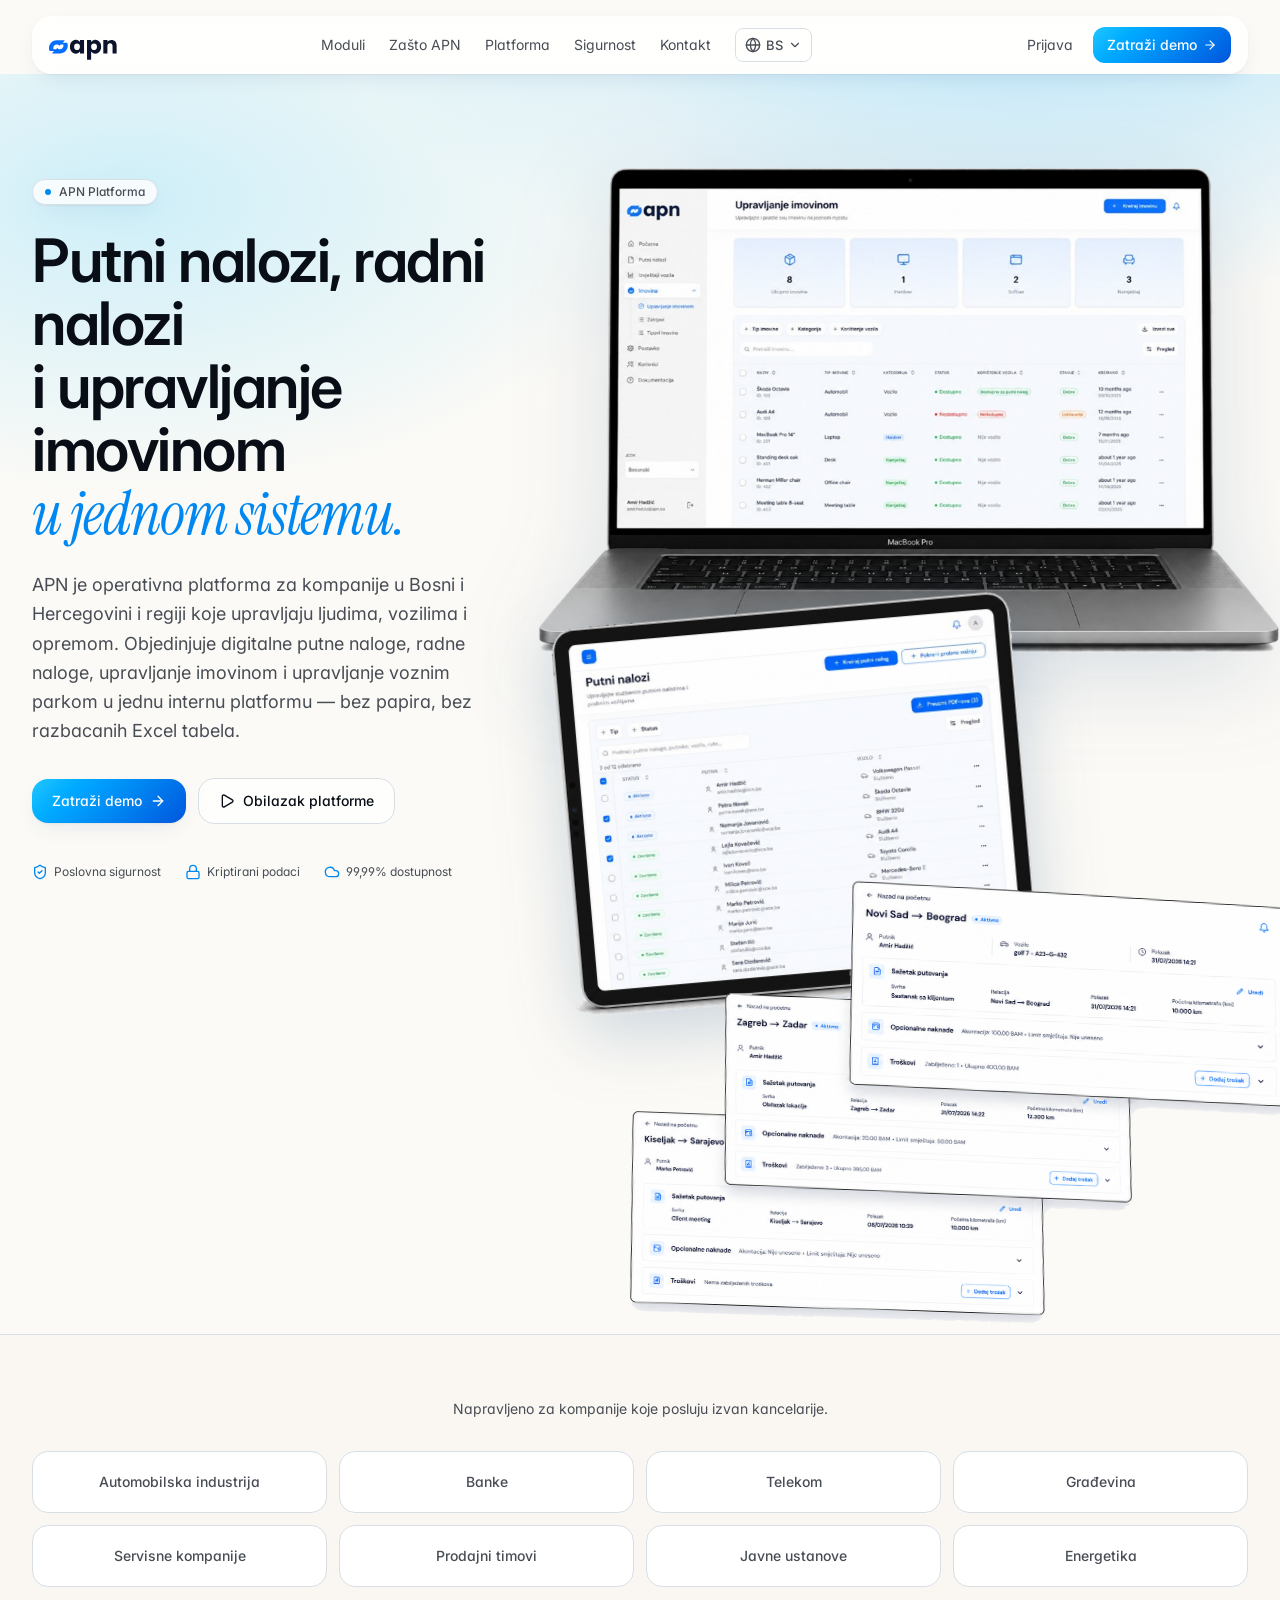
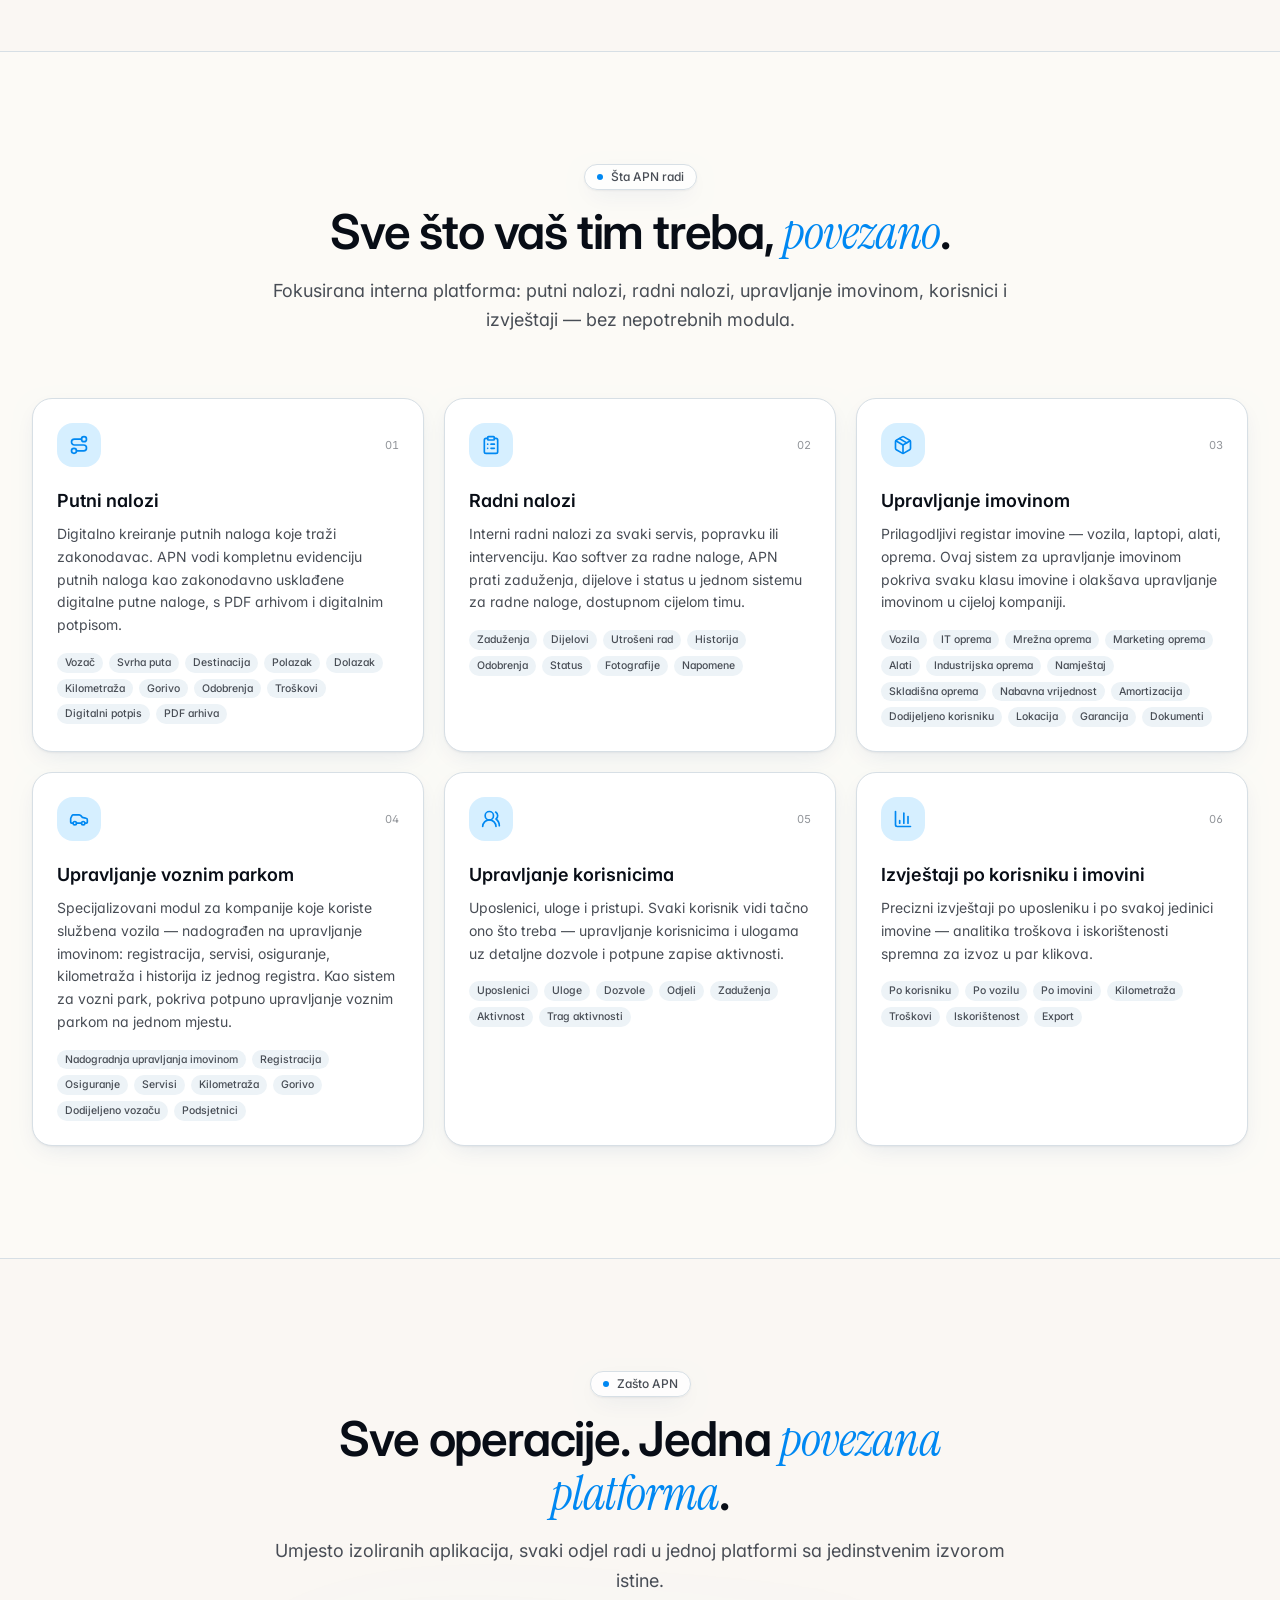
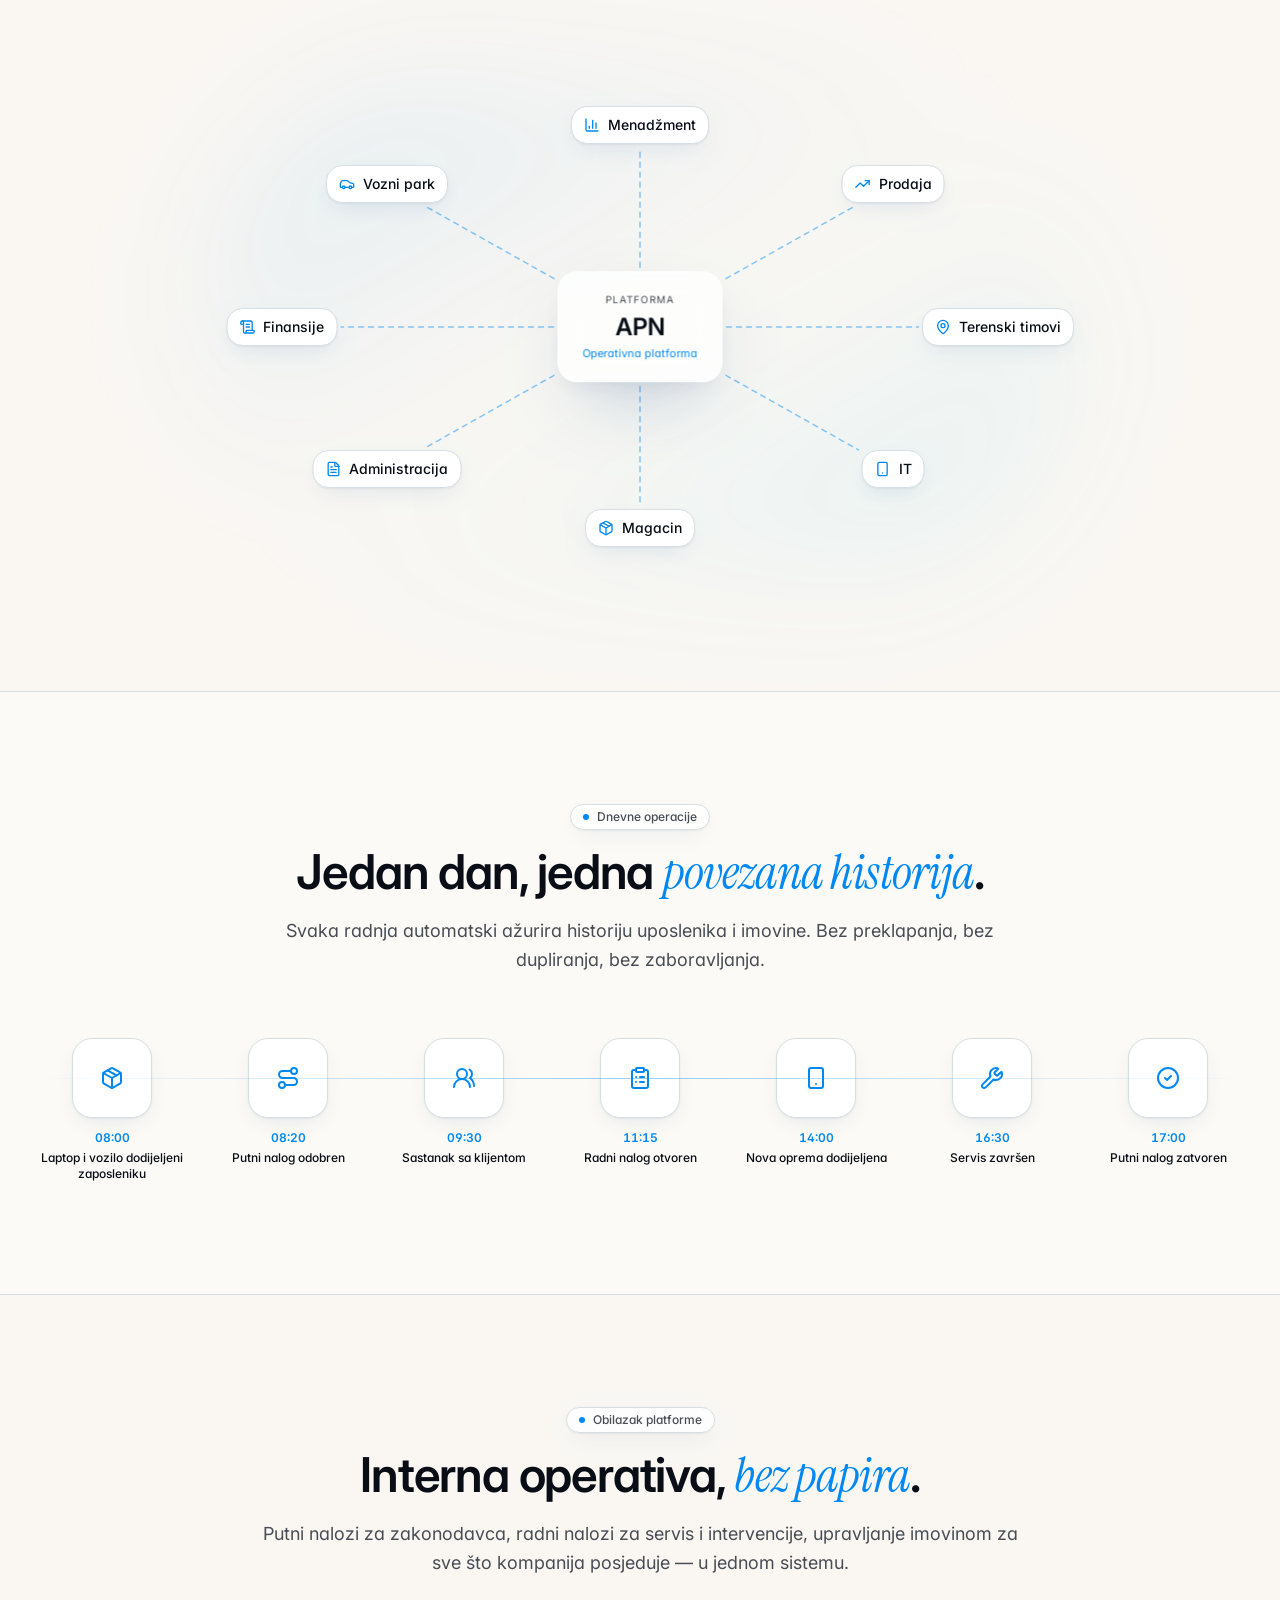
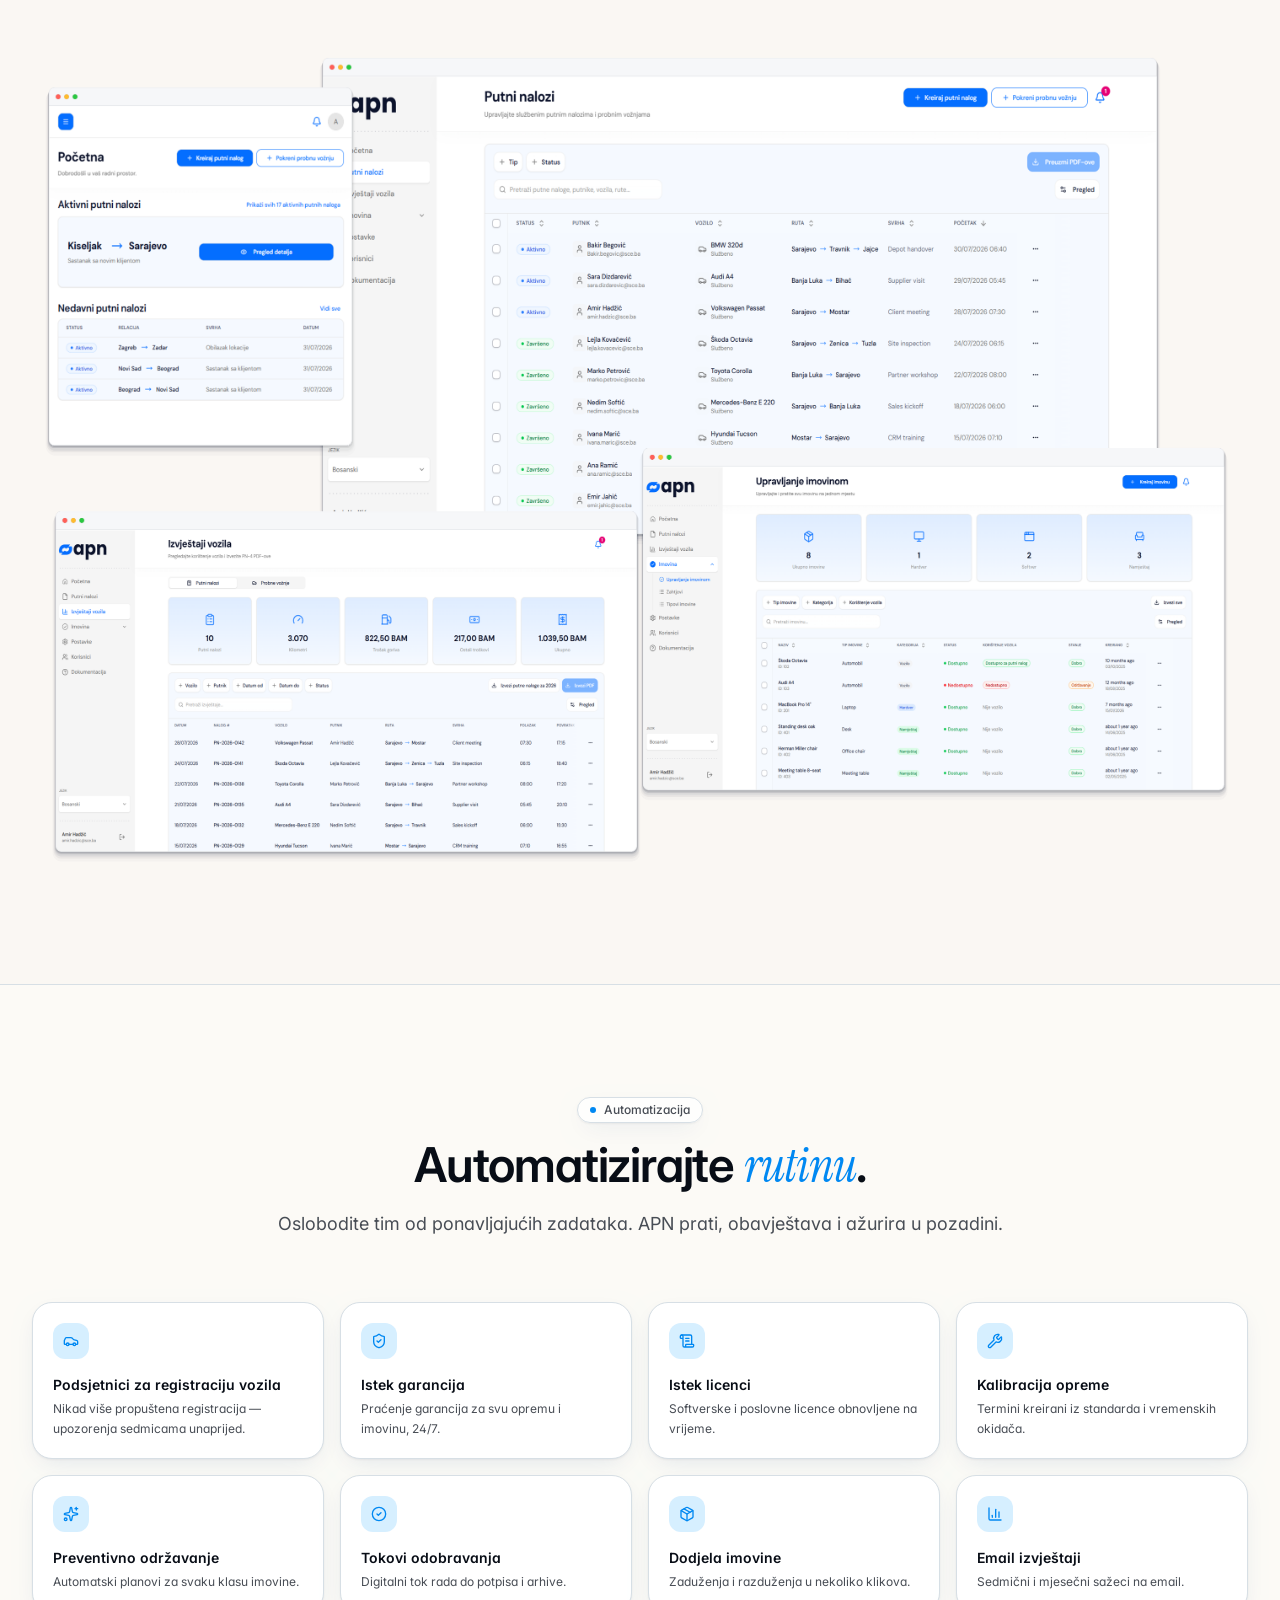
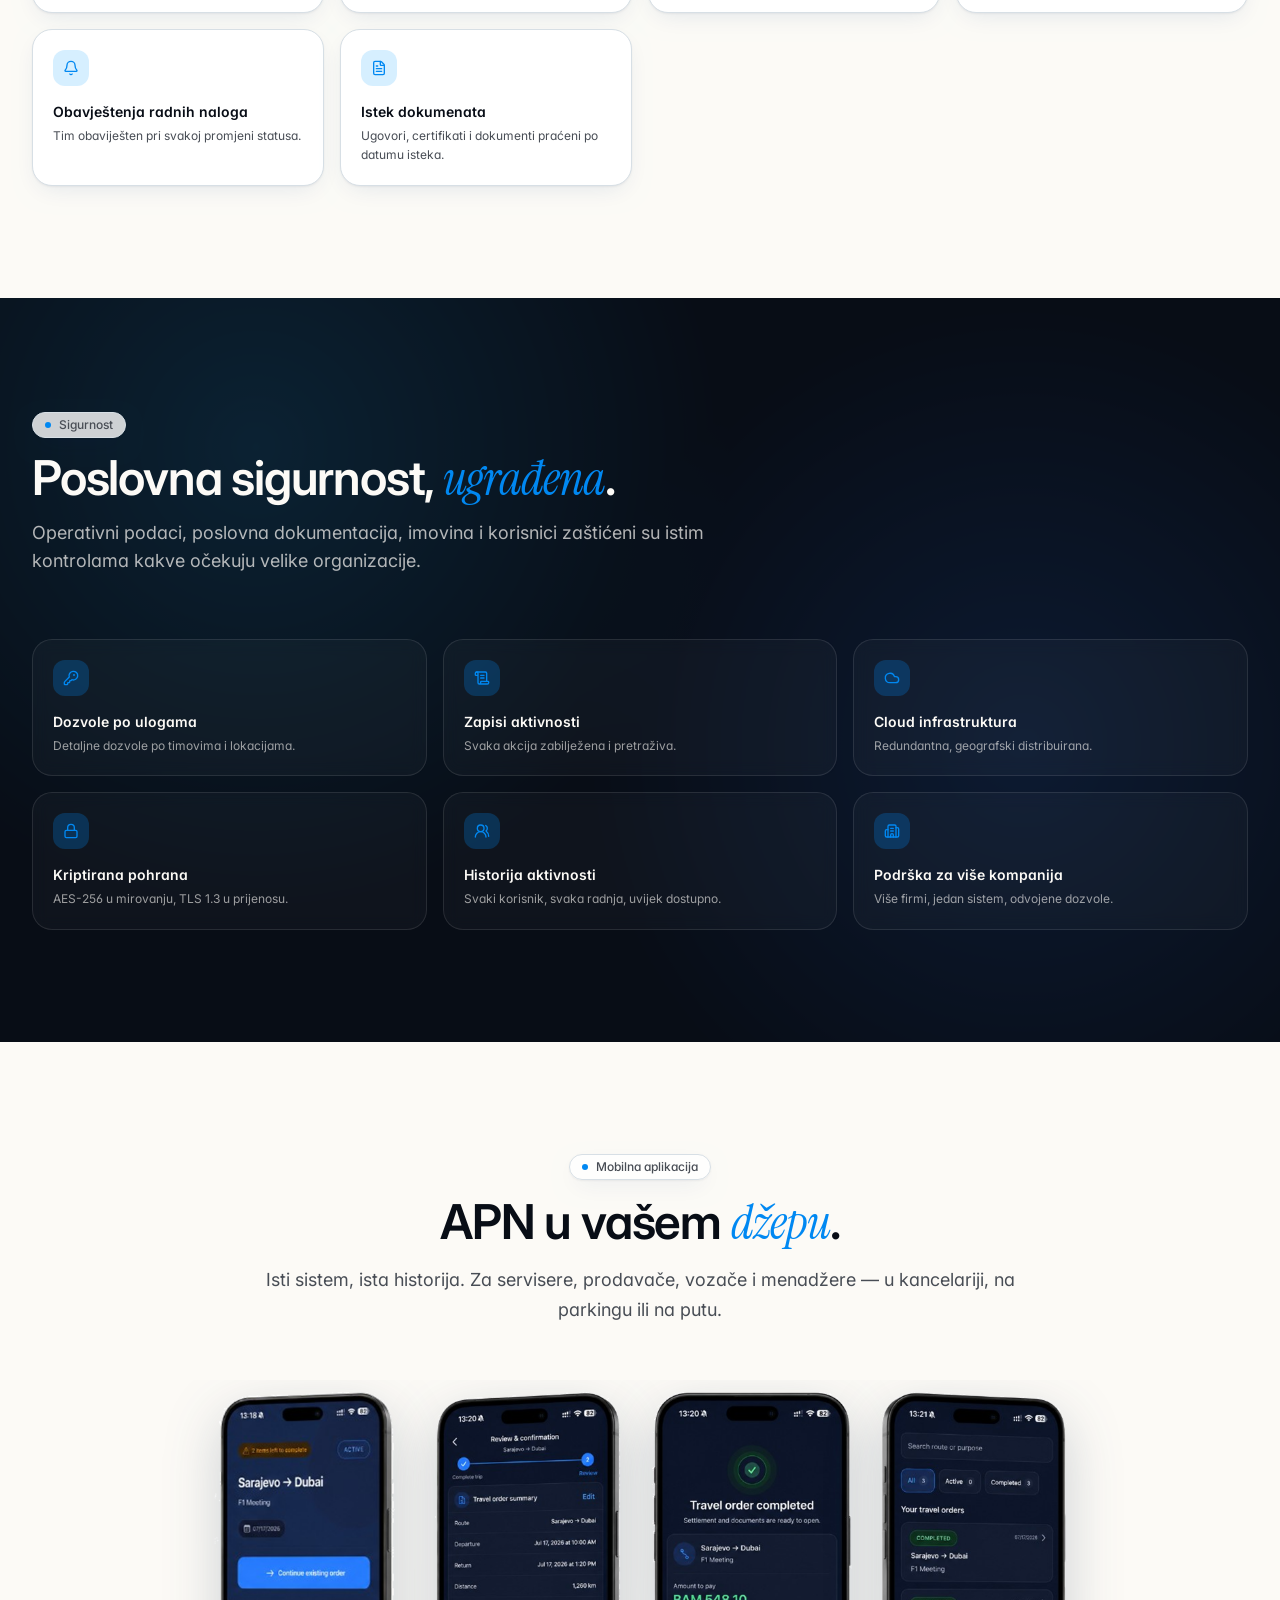
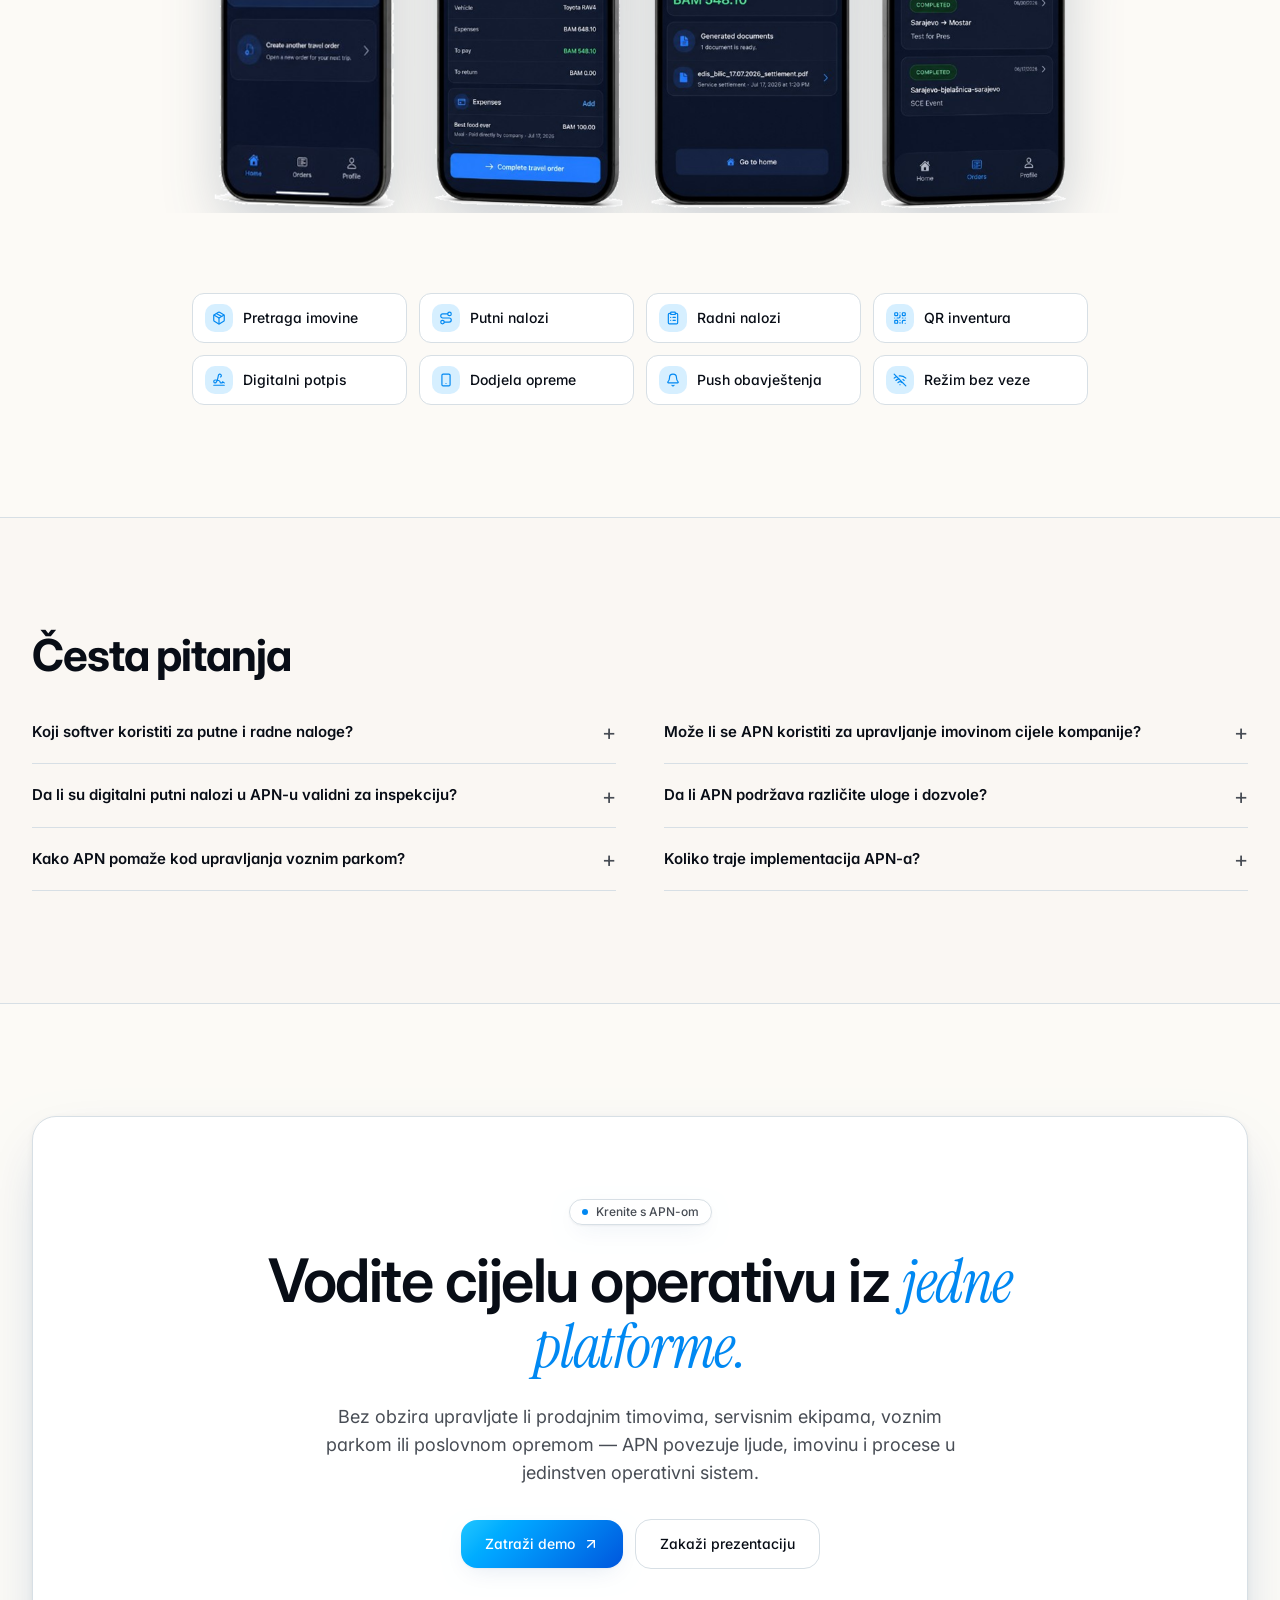
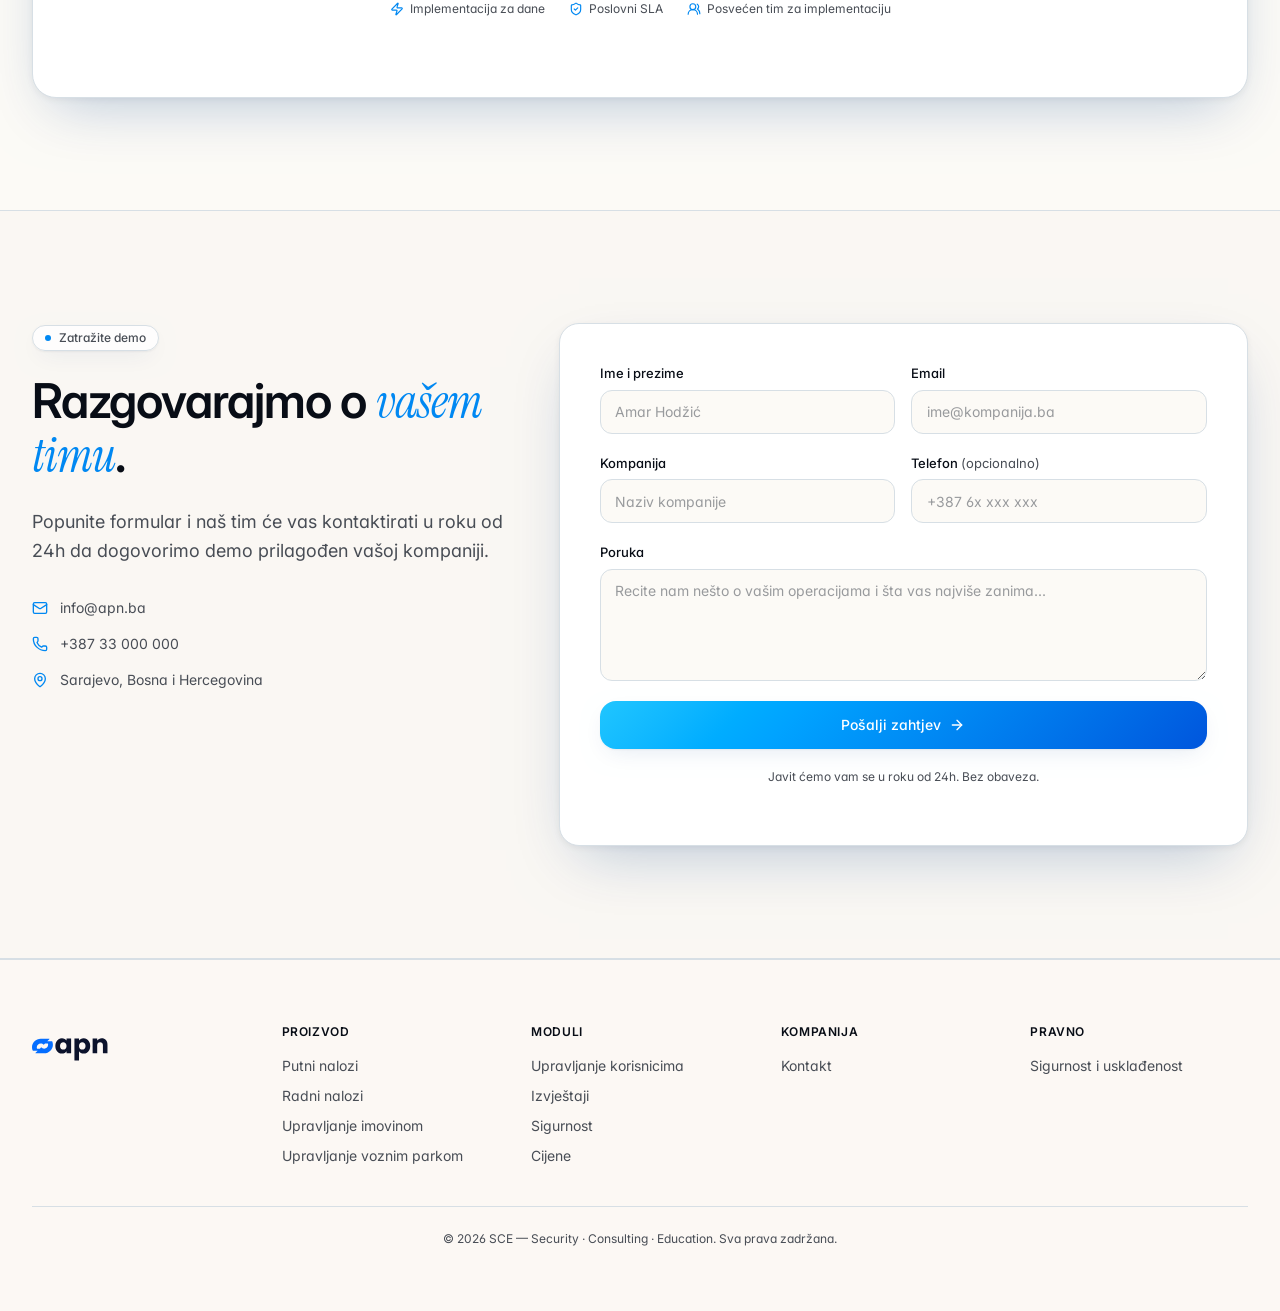
<file: index.html>
<!doctype html>
<html lang="bs">
  <head>
    <meta charset="utf-8" />
    <meta name="viewport" content="width=device-width, initial-scale=1" />
    <link rel="preload" as="image" href="apn-logo.svg" />
    <link rel="preload" as="image" href="images/hero-asset-management-laptop-enhanced.png" />
    <link rel="stylesheet" href="styles.css" />
    <script src="i18n.js" defer></script>
    <link
      rel="stylesheet"
      href="https://fonts.googleapis.com/css2?family=Inter:wght@400;500;600;700;800&amp;family=Instrument+Serif:ital@0;1&amp;display=swap"
      data-precedence="default"
    />
    <title>APN — Putni i radni nalozi, upravljanje imovinom i voznim parkom</title>
    <meta
      name="description"
      content="APN je platforma za putne naloge, radne naloge, upravljanje imovinom i upravljanje voznim parkom — za kompanije u BiH i regiji koje upravljaju ljudima i imovinom."
    />
    <meta name="author" content="SCE" />
    <meta
      property="og:title"
      content="APN — Putni i radni nalozi, upravljanje imovinom i voznim parkom"
    />
    <meta
      property="og:description"
      content="APN je platforma za putne naloge, radne naloge, upravljanje imovinom i upravljanje voznim parkom — za kompanije u BiH i regiji koje upravljaju ljudima i imovinom."
    />
    <meta property="og:type" content="website" />
    <meta name="twitter:card" content="summary_large_image" />
    <meta name="twitter:site" content="@APN" />
    <link rel="icon" href="/favicon.ico" type="image/x-icon" />
    <link rel="preconnect" href="https://fonts.googleapis.com" />
    <link
      rel="preconnect"
      href="https://fonts.gstatic.com"
      crossorigin="anonymous"
    />
  </head>
  <body class="overflow-x-hidden">
    <div class="min-h-screen bg-background text-foreground">
      <header class="sticky top-0 z-50 w-full">
        <div class="mx-auto mt-4 max-w-7xl px-6 lg:px-8">
          <div
            class="glass rounded-2xl px-4 py-2.5 flex items-center justify-between shadow-soft"
          >
            <a href="#" class="flex items-center gap-2.5"
              ><img src="apn-logo.svg" alt="APN" class="h-9 w-auto" /></a
            >
            <nav
              class="header-nav items-center gap-6 text-sm text-ink-soft"
            >
              <a class="hover:text-ink transition" href="#moduli" data-i18n="nav.moduli">Moduli</a
              ><a class="hover:text-ink transition" href="#zasto" data-i18n="nav.zasto">Zašto APN</a
              ><a class="hover:text-ink transition" href="#platforma" data-i18n="nav.platforma"
                >Platforma</a
              ><a class="hover:text-ink transition" href="#sigurnost" data-i18n="nav.sigurnost"
                >Sigurnost</a
              ><a class="hover:text-ink transition" href="#kontakt" data-i18n="nav.kontakt">Kontakt</a>
              <div class="lang-switch">
                <button
                  type="button"
                  id="lang-toggle"
                  class="lang-switch-btn"
                  aria-expanded="false"
                  aria-controls="lang-menu"
                  aria-label="Odaberite jezik"
                  data-i18n-aria-label="aria.lang_select"
                >
                  <svg
                    xmlns="http://www.w3.org/2000/svg"
                    width="24"
                    height="24"
                    viewBox="0 0 24 24"
                    fill="none"
                    stroke="currentColor"
                    stroke-width="2"
                    stroke-linecap="round"
                    stroke-linejoin="round"
                    class="lucide lucide-globe h-4 w-4"
                    aria-hidden="true"
                  >
                    <circle cx="12" cy="12" r="10"></circle>
                    <path d="M2 12h20"></path>
                    <path
                      d="M12 2a14.5 14.5 0 0 1 0 20 14.5 14.5 0 0 1 0-20"
                    ></path>
                  </svg>
                  <span id="lang-current">BS</span>
                  <svg
                    xmlns="http://www.w3.org/2000/svg"
                    width="24"
                    height="24"
                    viewBox="0 0 24 24"
                    fill="none"
                    stroke="currentColor"
                    stroke-width="2"
                    stroke-linecap="round"
                    stroke-linejoin="round"
                    class="lucide lucide-chevron-down h-3.5 w-3.5"
                    aria-hidden="true"
                  >
                    <path d="m6 9 6 6 6-6"></path>
                  </svg>
                </button>
                <div id="lang-menu" class="lang-menu" role="menu">
                  <button type="button" class="lang-option" data-lang="bs" role="menuitem">Bosanski</button>
                  <button type="button" class="lang-option" data-lang="en" role="menuitem">English</button>
                  <button type="button" class="lang-option" data-lang="de" role="menuitem">Deutsch</button>
                </div>
              </div>
            </nav>
            <div class="flex items-center gap-2">
              <a
                href="#cta"
                class="hidden sm:inline-flex text-sm text-ink-soft hover:text-ink px-3 py-2"
                data-i18n="nav.prijava"
                >Prijava</a
              ><a
                href="#kontakt"
                class="inline-flex items-center gap-1.5 rounded-lg amber-gradient text-white px-3.5 py-2 text-sm font-medium hover:opacity-90 transition"
                ><span data-i18n="nav.cta_demo">Zatraži demo</span>
                <svg
                  xmlns="http://www.w3.org/2000/svg"
                  width="24"
                  height="24"
                  viewBox="0 0 24 24"
                  fill="none"
                  stroke="currentColor"
                  stroke-width="2"
                  stroke-linecap="round"
                  stroke-linejoin="round"
                  class="lucide lucide-arrow-right h-3.5 w-3.5"
                  aria-hidden="true"
                >
                  <path d="M5 12h14"></path>
                  <path d="m12 5 7 7-7 7"></path></svg
              ></a>
              <button
                type="button"
                id="menu-toggle"
                aria-expanded="false"
                aria-controls="mobile-menu"
                aria-label="Otvori meni"
                data-i18n-aria-label="aria.menu_toggle"
                class="header-menu-toggle inline-flex items-center justify-center h-9 w-9 rounded-lg text-ink hover:bg-muted transition"
              >
                <svg
                  id="menu-icon-open"
                  xmlns="http://www.w3.org/2000/svg"
                  width="24"
                  height="24"
                  viewBox="0 0 24 24"
                  fill="none"
                  stroke="currentColor"
                  stroke-width="2"
                  stroke-linecap="round"
                  stroke-linejoin="round"
                  class="h-5 w-5"
                  aria-hidden="true"
                >
                  <path d="M4 12h16"></path>
                  <path d="M4 6h16"></path>
                  <path d="M4 18h16"></path>
                </svg>
                <svg
                  id="menu-icon-close"
                  xmlns="http://www.w3.org/2000/svg"
                  width="24"
                  height="24"
                  viewBox="0 0 24 24"
                  fill="none"
                  stroke="currentColor"
                  stroke-width="2"
                  stroke-linecap="round"
                  stroke-linejoin="round"
                  class="hidden h-5 w-5"
                  aria-hidden="true"
                >
                  <path d="M18 6 6 18"></path>
                  <path d="m6 6 12 12"></path>
                </svg>
              </button>
            </div>
          </div>
          <div
            id="mobile-menu"
            class="hidden mt-2 glass rounded-2xl shadow-soft p-2 flex flex-col"
          >
            <a
              class="px-4 py-3 rounded-xl text-sm text-ink-soft hover:text-ink hover:bg-muted transition"
              href="#moduli"
              data-i18n="nav.moduli"
              >Moduli</a
            >
            <a
              class="px-4 py-3 rounded-xl text-sm text-ink-soft hover:text-ink hover:bg-muted transition"
              href="#zasto"
              data-i18n="nav.zasto"
              >Zašto APN</a
            >
            <a
              class="px-4 py-3 rounded-xl text-sm text-ink-soft hover:text-ink hover:bg-muted transition"
              href="#platforma"
              data-i18n="nav.platforma"
              >Platforma</a
            >
            <a
              class="px-4 py-3 rounded-xl text-sm text-ink-soft hover:text-ink hover:bg-muted transition"
              href="#sigurnost"
              data-i18n="nav.sigurnost"
              >Sigurnost</a
            >
            <a
              class="px-4 py-3 rounded-xl text-sm text-ink-soft hover:text-ink hover:bg-muted transition"
              href="#kontakt"
              data-i18n="nav.kontakt"
              >Kontakt</a
            >
            <div class="mt-1 mb-1 border-t border-border pt-3 px-4 lang-row" id="lang-row-mobile">
              <button type="button" class="lang-pill" data-lang="bs">BS</button>
              <button type="button" class="lang-pill" data-lang="en">EN</button>
              <button type="button" class="lang-pill" data-lang="de">DE</button>
            </div>
            <a
              class="px-4 py-3 rounded-xl text-sm text-ink-soft hover:text-ink hover:bg-muted transition"
              href="#cta"
              data-i18n="nav.prijava"
              >Prijava</a
            >
            <a
              href="#kontakt"
              class="mt-1 inline-flex items-center justify-center gap-1.5 rounded-xl amber-gradient text-white px-3.5 py-3 text-sm font-medium hover:opacity-90 transition"
              ><span data-i18n="nav.cta_demo">Zatraži demo</span>
              <svg
                xmlns="http://www.w3.org/2000/svg"
                width="24"
                height="24"
                viewBox="0 0 24 24"
                fill="none"
                stroke="currentColor"
                stroke-width="2"
                stroke-linecap="round"
                stroke-linejoin="round"
                class="h-3.5 w-3.5"
                aria-hidden="true"
              >
                <path d="M5 12h14"></path>
                <path d="m12 5 7 7-7 7"></path></svg
              ></a
            >
          </div>
        </div>
      </header>
      <main>
        <section class="relative overflow-hidden hero-gradient pb-24 pt-8">
          <div class="absolute inset-0 -z-10 grid-bg opacity-60"></div>
          <div class="mx-auto w-full max-w-7xl px-6 lg:px-8">
            <div class="grid lg:grid-cols-12 gap-12 items-center pt-12">
              <div class="hero-copy lg:col-span-5 space-y-6 text-center lg:text-left">
                <div
                  class="inline-flex items-center gap-2 rounded-full border border-border bg-surface-elevated/80 px-3 py-1 text-xs font-medium text-ink-soft shadow-soft"
                >
                  <span class="h-1.5 w-1.5 rounded-full bg-primary"></span
                  ><span data-i18n="hero.badge">APN Platforma</span>
                </div>
                <h1
                  class="text-5xl md:text-[3.75rem] font-semibold tracking-tight text-ink leading-[1.05]"
                  data-i18n="hero.title"
                >
                  Putni nalozi, radni nalozi<br />i upravljanje imovinom<br /><span
                    class="font-display italic text-primary"
                    >u jednom sistemu.</span
                  >
                </h1>
                <p class="text-lg text-ink-soft leading-relaxed max-w-xl mx-auto lg:mx-0" data-i18n="hero.subtitle">
                  APN je operativna platforma za kompanije u Bosni i Hercegovini i
                  regiji koje upravljaju ljudima, vozilima i opremom. Objedinjuje
                  digitalne putne naloge, radne naloge, upravljanje imovinom i
                  upravljanje voznim parkom u jednu internu platformu — bez papira, bez razbacanih
                  Excel tabela.
                </p>
                <div class="flex flex-wrap items-center justify-center lg:justify-start gap-3 pt-2">
                  <a
                    href="#kontakt"
                    class="inline-flex items-center gap-2 rounded-xl amber-gradient text-white px-5 py-3 text-sm font-medium hover:opacity-90 transition shadow-soft"
                    ><span data-i18n="nav.cta_demo">Zatraži demo</span>
                    <svg
                      xmlns="http://www.w3.org/2000/svg"
                      width="24"
                      height="24"
                      viewBox="0 0 24 24"
                      fill="none"
                      stroke="currentColor"
                      stroke-width="2"
                      stroke-linecap="round"
                      stroke-linejoin="round"
                      class="lucide lucide-arrow-right h-4 w-4"
                      aria-hidden="true"
                    >
                      <path d="M5 12h14"></path>
                      <path d="m12 5 7 7-7 7"></path></svg></a
                  ><a
                    href="#platforma"
                    class="inline-flex items-center gap-2 rounded-xl border border-border bg-surface-elevated/70 px-5 py-3 text-sm font-medium text-ink hover:bg-surface-elevated transition"
                    ><svg
                      xmlns="http://www.w3.org/2000/svg"
                      width="24"
                      height="24"
                      viewBox="0 0 24 24"
                      fill="none"
                      stroke="currentColor"
                      stroke-width="2"
                      stroke-linecap="round"
                      stroke-linejoin="round"
                      class="lucide lucide-play h-4 w-4"
                      aria-hidden="true"
                    >
                      <path
                        d="M5 5a2 2 0 0 1 3.008-1.728l11.997 6.998a2 2 0 0 1 .003 3.458l-12 7A2 2 0 0 1 5 19z"
                      ></path>
                    </svg>
                    <span data-i18n="hero.cta_secondary">Obilazak platforme</span></a
                  >
                </div>
                <div
                  class="flex flex-wrap items-center justify-center lg:justify-start gap-x-6 gap-y-2 pt-4 text-xs text-ink-soft"
                >
                  <div class="flex items-center gap-1.5">
                    <svg
                      xmlns="http://www.w3.org/2000/svg"
                      width="24"
                      height="24"
                      viewBox="0 0 24 24"
                      fill="none"
                      stroke="currentColor"
                      stroke-width="2"
                      stroke-linecap="round"
                      stroke-linejoin="round"
                      class="lucide lucide-shield-check h-4 w-4 text-primary"
                      aria-hidden="true"
                    >
                      <path
                        d="M20 13c0 5-3.5 7.5-7.66 8.95a1 1 0 0 1-.67-.01C7.5 20.5 4 18 4 13V6a1 1 0 0 1 1-1c2 0 4.5-1.2 6.24-2.72a1.17 1.17 0 0 1 1.52 0C14.51 3.81 17 5 19 5a1 1 0 0 1 1 1z"
                      ></path>
                      <path d="m9 12 2 2 4-4"></path>
                    </svg>
                    <span data-i18n="trust.security">Poslovna sigurnost</span>
                  </div>
                  <div class="flex items-center gap-1.5">
                    <svg
                      xmlns="http://www.w3.org/2000/svg"
                      width="24"
                      height="24"
                      viewBox="0 0 24 24"
                      fill="none"
                      stroke="currentColor"
                      stroke-width="2"
                      stroke-linecap="round"
                      stroke-linejoin="round"
                      class="lucide lucide-lock h-4 w-4 text-primary"
                      aria-hidden="true"
                    >
                      <rect
                        width="18"
                        height="11"
                        x="3"
                        y="11"
                        rx="2"
                        ry="2"
                      ></rect>
                      <path d="M7 11V7a5 5 0 0 1 10 0v4"></path>
                    </svg>
                    <span data-i18n="trust.encrypted">Kriptirani podaci</span>
                  </div>
                  <div class="flex items-center gap-1.5">
                    <svg
                      xmlns="http://www.w3.org/2000/svg"
                      width="24"
                      height="24"
                      viewBox="0 0 24 24"
                      fill="none"
                      stroke="currentColor"
                      stroke-width="2"
                      stroke-linecap="round"
                      stroke-linejoin="round"
                      class="lucide lucide-cloud h-4 w-4 text-primary"
                      aria-hidden="true"
                    >
                      <path
                        d="M17.5 19H9a7 7 0 1 1 6.71-9h1.79a4.5 4.5 0 1 1 0 9Z"
                      ></path>
                    </svg>
                    <span data-i18n="trust.uptime">99,99% dostupnost</span>
                  </div>
                </div>
              </div>
              <div class="lg:col-span-7 overflow-visible">
                <div class="relative hero-devices mx-auto w-full">
                  <img
                    src="images/hero-asset-management-laptop-enhanced.png"
                    alt="APN — upravljanje imovinom"
                    class="hero-device-laptop relative z-10 w-full h-auto"
                    width="2048"
                    height="1364"
                    decoding="async"
                    fetchpriority="high"
                  />
                  <div class="hero-devices-bottom">
                    <img
                      src="images/hero-putni-nalozi-tablet-enhanced.png"
                      alt="APN Putni nalozi — lista putnih naloga"
                      class="hero-device-tablet"
                      width="2048"
                      height="1364"
                      decoding="async"
                    />
                    <img
                      src="images/hero-putni-nalozi-stack.png"
                      alt="APN Putni nalozi — detalji više putnih naloga"
                      class="hero-device-stack"
                      width="1536"
                      height="1024"
                      decoding="async"
                    />
                  </div>
                </div>
              </div>
            </div>
          </div>
        </section>
        <section class="py-16 border-y border-border bg-surface/50">
          <div class="mx-auto w-full max-w-7xl px-6 lg:px-8">
            <p class="text-center text-sm text-ink-soft mb-8" data-i18n="industries.title">
              Napravljeno za kompanije koje posluju izvan kancelarije.
            </p>
            <div class="grid grid-cols-2 md:grid-cols-4 gap-3">
              <div
                class="rounded-xl border border-border bg-surface-elevated py-5 text-center text-sm font-medium text-ink-soft hover:text-ink hover:border-primary/40 transition"
                data-i18n="industries.automotive"
              >
                Automotive
              </div>
              <div
                class="rounded-xl border border-border bg-surface-elevated py-5 text-center text-sm font-medium text-ink-soft hover:text-ink hover:border-primary/40 transition"
                data-i18n="industries.banks"
              >
                Banke
              </div>
              <div
                class="rounded-xl border border-border bg-surface-elevated py-5 text-center text-sm font-medium text-ink-soft hover:text-ink hover:border-primary/40 transition"
                data-i18n="industries.telecom"
              >
                Telekom
              </div>
              <div
                class="rounded-xl border border-border bg-surface-elevated py-5 text-center text-sm font-medium text-ink-soft hover:text-ink hover:border-primary/40 transition"
                data-i18n="industries.construction"
              >
                Građevina
              </div>
              <div
                class="rounded-xl border border-border bg-surface-elevated py-5 text-center text-sm font-medium text-ink-soft hover:text-ink hover:border-primary/40 transition"
                data-i18n="industries.service_companies"
              >
                Servisne kompanije
              </div>
              <div
                class="rounded-xl border border-border bg-surface-elevated py-5 text-center text-sm font-medium text-ink-soft hover:text-ink hover:border-primary/40 transition"
                data-i18n="industries.sales_teams"
              >
                Prodajni timovi
              </div>
              <div
                class="rounded-xl border border-border bg-surface-elevated py-5 text-center text-sm font-medium text-ink-soft hover:text-ink hover:border-primary/40 transition"
                data-i18n="industries.public_institutions"
              >
                Javne ustanove
              </div>
              <div
                class="rounded-xl border border-border bg-surface-elevated py-5 text-center text-sm font-medium text-ink-soft hover:text-ink hover:border-primary/40 transition"
                data-i18n="industries.energy"
              >
                Energetika
              </div>
            </div>
          </div>
        </section>
        <section id="moduli" class="py-28">
          <div class="mx-auto w-full max-w-7xl px-6 lg:px-8">
            <div
              class="flex flex-col items-center text-center gap-4 max-w-3xl mx-auto"
            >
              <div
                class="inline-flex items-center gap-2 rounded-full border border-border bg-surface-elevated/80 px-3 py-1 text-xs font-medium text-ink-soft shadow-soft"
              >
                <span class="h-1.5 w-1.5 rounded-full bg-primary"></span
                ><span data-i18n="moduli.badge">Šta APN radi</span>
              </div>
              <h2
                class="text-4xl md:text-5xl font-semibold tracking-tight text-ink leading-[1.1]"
                data-i18n="moduli.title"
              >
                Sve što vaš tim treba,
                <span class="font-display italic text-primary">povezano</span>.
              </h2>
              <p class="text-lg text-ink-soft leading-relaxed" data-i18n="moduli.subtitle">
                Fokusirana interna platforma: putni nalozi, radni nalozi, Asset
                Management, korisnici i izvještaji — bez nepotrebnih modula.
              </p>
            </div>
            <div class="mt-16 grid md:grid-cols-2 lg:grid-cols-3 gap-5">
              <div
                class="group rounded-2xl border border-border bg-surface-elevated p-6 shadow-soft hover:shadow-float hover:-translate-y-1 transition-all duration-300"
              >
                <div class="flex items-center justify-between">
                  <div
                    class="grid h-11 w-11 place-items-center rounded-xl bg-accent text-primary group-hover:amber-gradient group-hover:text-white transition-all"
                  >
                    <svg
                      xmlns="http://www.w3.org/2000/svg"
                      width="24"
                      height="24"
                      viewBox="0 0 24 24"
                      fill="none"
                      stroke="currentColor"
                      stroke-width="2"
                      stroke-linecap="round"
                      stroke-linejoin="round"
                      class="lucide lucide-route h-5 w-5"
                      aria-hidden="true"
                    >
                      <circle cx="6" cy="19" r="3"></circle>
                      <path
                        d="M9 19h8.5a3.5 3.5 0 0 0 0-7h-11a3.5 3.5 0 0 1 0-7H15"
                      ></path>
                      <circle cx="18" cy="5" r="3"></circle>
                    </svg>
                  </div>
                  <span class="text-[11px] text-ink-soft/60 tabular-nums"
                    >01</span
                  >
                </div>
                <h3 class="mt-5 text-lg font-semibold text-ink" data-i18n="modules.card1.title">
                  Putni nalozi
                </h3>
                <p class="mt-2 text-sm text-ink-soft leading-relaxed" data-i18n="modules.card1.desc">
                  Digitalno kreiranje putnih naloga koje traži zakonodavac. APN
                  vodi kompletnu evidenciju putnih naloga kao zakonodavno
                  usklađene digitalne putne naloge, s PDF arhivom i digitalnim
                  potpisom.
                </p>
                <div class="mt-4 flex flex-wrap gap-1.5">
                  <span
                    class="rounded-md bg-muted px-2 py-0.5 text-[10.5px] font-medium text-ink-soft"
                    >Vozač</span
                  ><span
                    class="rounded-md bg-muted px-2 py-0.5 text-[10.5px] font-medium text-ink-soft"
                    >Svrha puta</span
                  ><span
                    class="rounded-md bg-muted px-2 py-0.5 text-[10.5px] font-medium text-ink-soft"
                    >Destinacija</span
                  ><span
                    class="rounded-md bg-muted px-2 py-0.5 text-[10.5px] font-medium text-ink-soft"
                    >Polazak</span
                  ><span
                    class="rounded-md bg-muted px-2 py-0.5 text-[10.5px] font-medium text-ink-soft"
                    >Dolazak</span
                  ><span
                    class="rounded-md bg-muted px-2 py-0.5 text-[10.5px] font-medium text-ink-soft"
                    >Kilometraža</span
                  ><span
                    class="rounded-md bg-muted px-2 py-0.5 text-[10.5px] font-medium text-ink-soft"
                    >Gorivo</span
                  ><span
                    class="rounded-md bg-muted px-2 py-0.5 text-[10.5px] font-medium text-ink-soft"
                    >Odobrenja</span
                  ><span
                    class="rounded-md bg-muted px-2 py-0.5 text-[10.5px] font-medium text-ink-soft"
                    >Troškovi</span
                  ><span
                    class="rounded-md bg-muted px-2 py-0.5 text-[10.5px] font-medium text-ink-soft"
                    >Digitalni potpis</span
                  ><span
                    class="rounded-md bg-muted px-2 py-0.5 text-[10.5px] font-medium text-ink-soft"
                    >PDF arhiva</span
                  >
                </div>
              </div>
              <div
                class="group rounded-2xl border border-border bg-surface-elevated p-6 shadow-soft hover:shadow-float hover:-translate-y-1 transition-all duration-300"
              >
                <div class="flex items-center justify-between">
                  <div
                    class="grid h-11 w-11 place-items-center rounded-xl bg-accent text-primary group-hover:amber-gradient group-hover:text-white transition-all"
                  >
                    <svg
                      xmlns="http://www.w3.org/2000/svg"
                      width="24"
                      height="24"
                      viewBox="0 0 24 24"
                      fill="none"
                      stroke="currentColor"
                      stroke-width="2"
                      stroke-linecap="round"
                      stroke-linejoin="round"
                      class="lucide lucide-clipboard-list h-5 w-5"
                      aria-hidden="true"
                    >
                      <rect
                        width="8"
                        height="4"
                        x="8"
                        y="2"
                        rx="1"
                        ry="1"
                      ></rect>
                      <path
                        d="M16 4h2a2 2 0 0 1 2 2v14a2 2 0 0 1-2 2H6a2 2 0 0 1-2-2V6a2 2 0 0 1 2-2h2"
                      ></path>
                      <path d="M12 11h4"></path>
                      <path d="M12 16h4"></path>
                      <path d="M8 11h.01"></path>
                      <path d="M8 16h.01"></path>
                    </svg>
                  </div>
                  <span class="text-[11px] text-ink-soft/60 tabular-nums"
                    >02</span
                  >
                </div>
                <h3 class="mt-5 text-lg font-semibold text-ink" data-i18n="modules.card2.title">
                  Radni nalozi
                </h3>
                <p class="mt-2 text-sm text-ink-soft leading-relaxed" data-i18n="modules.card2.desc">
                  Interni radni nalozi za svaki servis, popravku ili
                  intervenciju. Kao softver za radne naloge, APN prati
                  zaduženja, dijelove i status u jednom sistemu za radne
                  naloge, dostupnom cijelom timu.
                </p>
                <div class="mt-4 flex flex-wrap gap-1.5">
                  <span
                    class="rounded-md bg-muted px-2 py-0.5 text-[10.5px] font-medium text-ink-soft"
                    >Zaduženja</span
                  ><span
                    class="rounded-md bg-muted px-2 py-0.5 text-[10.5px] font-medium text-ink-soft"
                    >Dijelovi</span
                  ><span
                    class="rounded-md bg-muted px-2 py-0.5 text-[10.5px] font-medium text-ink-soft"
                    >Utrošeni rad</span
                  ><span
                    class="rounded-md bg-muted px-2 py-0.5 text-[10.5px] font-medium text-ink-soft"
                    >Historija</span
                  ><span
                    class="rounded-md bg-muted px-2 py-0.5 text-[10.5px] font-medium text-ink-soft"
                    >Odobrenja</span
                  ><span
                    class="rounded-md bg-muted px-2 py-0.5 text-[10.5px] font-medium text-ink-soft"
                    >Status</span
                  ><span
                    class="rounded-md bg-muted px-2 py-0.5 text-[10.5px] font-medium text-ink-soft"
                    >Fotografije</span
                  ><span
                    class="rounded-md bg-muted px-2 py-0.5 text-[10.5px] font-medium text-ink-soft"
                    >Napomene</span
                  >
                </div>
              </div>
              <div
                class="group rounded-2xl border border-border bg-surface-elevated p-6 shadow-soft hover:shadow-float hover:-translate-y-1 transition-all duration-300"
              >
                <div class="flex items-center justify-between">
                  <div
                    class="grid h-11 w-11 place-items-center rounded-xl bg-accent text-primary group-hover:amber-gradient group-hover:text-white transition-all"
                  >
                    <svg
                      xmlns="http://www.w3.org/2000/svg"
                      width="24"
                      height="24"
                      viewBox="0 0 24 24"
                      fill="none"
                      stroke="currentColor"
                      stroke-width="2"
                      stroke-linecap="round"
                      stroke-linejoin="round"
                      class="lucide lucide-package h-5 w-5"
                      aria-hidden="true"
                    >
                      <path
                        d="M11 21.73a2 2 0 0 0 2 0l7-4A2 2 0 0 0 21 16V8a2 2 0 0 0-1-1.73l-7-4a2 2 0 0 0-2 0l-7 4A2 2 0 0 0 3 8v8a2 2 0 0 0 1 1.73z"
                      ></path>
                      <path d="M12 22V12"></path>
                      <polyline points="3.29 7 12 12 20.71 7"></polyline>
                      <path d="m7.5 4.27 9 5.15"></path>
                    </svg>
                  </div>
                  <span class="text-[11px] text-ink-soft/60 tabular-nums"
                    >03</span
                  >
                </div>
                <h3 class="mt-5 text-lg font-semibold text-ink" data-i18n="modules.card3.title">
                  Upravljanje imovinom
                </h3>
                <p class="mt-2 text-sm text-ink-soft leading-relaxed" data-i18n="modules.card3.desc">
                  Prilagodljivi registar imovine — vozila, laptopi, alati, oprema.
                  Ovaj sistem za upravljanje imovinom pokriva svaku klasu imovine i
                  olakšava upravljanje imovinom u cijeloj kompaniji.
                </p>
                <div class="mt-4 flex flex-wrap gap-1.5">
                  <span
                    class="rounded-md bg-muted px-2 py-0.5 text-[10.5px] font-medium text-ink-soft"
                    >Vozila</span
                  ><span
                    class="rounded-md bg-muted px-2 py-0.5 text-[10.5px] font-medium text-ink-soft"
                    >IT oprema</span
                  ><span
                    class="rounded-md bg-muted px-2 py-0.5 text-[10.5px] font-medium text-ink-soft"
                    >Mrežna oprema</span
                  ><span
                    class="rounded-md bg-muted px-2 py-0.5 text-[10.5px] font-medium text-ink-soft"
                    >Marketing oprema</span
                  ><span
                    class="rounded-md bg-muted px-2 py-0.5 text-[10.5px] font-medium text-ink-soft"
                    >Alati</span
                  ><span
                    class="rounded-md bg-muted px-2 py-0.5 text-[10.5px] font-medium text-ink-soft"
                    >Industrijska oprema</span
                  ><span
                    class="rounded-md bg-muted px-2 py-0.5 text-[10.5px] font-medium text-ink-soft"
                    >Namještaj</span
                  ><span
                    class="rounded-md bg-muted px-2 py-0.5 text-[10.5px] font-medium text-ink-soft"
                    >Skladišna oprema</span
                  ><span
                    class="rounded-md bg-muted px-2 py-0.5 text-[10.5px] font-medium text-ink-soft"
                    >Nabavna vrijednost</span
                  ><span
                    class="rounded-md bg-muted px-2 py-0.5 text-[10.5px] font-medium text-ink-soft"
                    >Amortizacija</span
                  ><span
                    class="rounded-md bg-muted px-2 py-0.5 text-[10.5px] font-medium text-ink-soft"
                    >Dodijeljeno korisniku</span
                  ><span
                    class="rounded-md bg-muted px-2 py-0.5 text-[10.5px] font-medium text-ink-soft"
                    >Lokacija</span
                  ><span
                    class="rounded-md bg-muted px-2 py-0.5 text-[10.5px] font-medium text-ink-soft"
                    >Garancija</span
                  ><span
                    class="rounded-md bg-muted px-2 py-0.5 text-[10.5px] font-medium text-ink-soft"
                    >Dokumenti</span
                  >
                </div>
              </div>
              <div
                class="group rounded-2xl border border-border bg-surface-elevated p-6 shadow-soft hover:shadow-float hover:-translate-y-1 transition-all duration-300"
              >
                <div class="flex items-center justify-between">
                  <div
                    class="grid h-11 w-11 place-items-center rounded-xl bg-accent text-primary group-hover:amber-gradient group-hover:text-white transition-all"
                  >
                    <svg
                      xmlns="http://www.w3.org/2000/svg"
                      width="24"
                      height="24"
                      viewBox="0 0 24 24"
                      fill="none"
                      stroke="currentColor"
                      stroke-width="2"
                      stroke-linecap="round"
                      stroke-linejoin="round"
                      class="lucide lucide-car h-5 w-5"
                      aria-hidden="true"
                    >
                      <path
                        d="M19 17h2c.6 0 1-.4 1-1v-3c0-.9-.7-1.7-1.5-1.9C18.7 10.6 16 10 16 10s-1.3-1.4-2.2-2.3c-.5-.4-1.1-.7-1.8-.7H5c-.6 0-1.1.4-1.4.9l-1.4 2.9A3.7 3.7 0 0 0 2 12v4c0 .6.4 1 1 1h2"
                      ></path>
                      <circle cx="7" cy="17" r="2"></circle>
                      <path d="M9 17h6"></path>
                      <circle cx="17" cy="17" r="2"></circle>
                    </svg>
                  </div>
                  <span class="text-[11px] text-ink-soft/60 tabular-nums"
                    >04</span
                  >
                </div>
                <h3 class="mt-5 text-lg font-semibold text-ink" data-i18n="modules.card4.title">
                  Upravljanje voznim parkom
                </h3>
                <p class="mt-2 text-sm text-ink-soft leading-relaxed" data-i18n="modules.card4.desc">
                  Specijalizovani modul za kompanije koje koriste službena
                  vozila — nadograđen na upravljanje imovinom: registracija,
                  servisi, osiguranje, kilometraža i historija iz jednog
                  registra. Kao sistem za vozni park, pokriva potpuno
                  upravljanje voznim parkom na jednom mjestu.
                </p>
                <div class="mt-4 flex flex-wrap gap-1.5">
                  <span
                    class="rounded-md bg-muted px-2 py-0.5 text-[10.5px] font-medium text-ink-soft"
                    >Nadogradnja upravljanja imovinom</span
                  ><span
                    class="rounded-md bg-muted px-2 py-0.5 text-[10.5px] font-medium text-ink-soft"
                    >Registracija</span
                  ><span
                    class="rounded-md bg-muted px-2 py-0.5 text-[10.5px] font-medium text-ink-soft"
                    >Osiguranje</span
                  ><span
                    class="rounded-md bg-muted px-2 py-0.5 text-[10.5px] font-medium text-ink-soft"
                    >Servisi</span
                  ><span
                    class="rounded-md bg-muted px-2 py-0.5 text-[10.5px] font-medium text-ink-soft"
                    >Kilometraža</span
                  ><span
                    class="rounded-md bg-muted px-2 py-0.5 text-[10.5px] font-medium text-ink-soft"
                    >Gorivo</span
                  ><span
                    class="rounded-md bg-muted px-2 py-0.5 text-[10.5px] font-medium text-ink-soft"
                    >Dodijeljeno vozaču</span
                  ><span
                    class="rounded-md bg-muted px-2 py-0.5 text-[10.5px] font-medium text-ink-soft"
                    >Podsjetnici</span
                  >
                </div>
              </div>
              <div
                class="group rounded-2xl border border-border bg-surface-elevated p-6 shadow-soft hover:shadow-float hover:-translate-y-1 transition-all duration-300"
              >
                <div class="flex items-center justify-between">
                  <div
                    class="grid h-11 w-11 place-items-center rounded-xl bg-accent text-primary group-hover:amber-gradient group-hover:text-white transition-all"
                  >
                    <svg
                      xmlns="http://www.w3.org/2000/svg"
                      width="24"
                      height="24"
                      viewBox="0 0 24 24"
                      fill="none"
                      stroke="currentColor"
                      stroke-width="2"
                      stroke-linecap="round"
                      stroke-linejoin="round"
                      class="lucide lucide-users-round h-5 w-5"
                      aria-hidden="true"
                    >
                      <path d="M18 21a8 8 0 0 0-16 0"></path>
                      <circle cx="10" cy="8" r="5"></circle>
                      <path
                        d="M22 20c0-3.37-2-6.5-4-8a5 5 0 0 0-.45-8.3"
                      ></path>
                    </svg>
                  </div>
                  <span class="text-[11px] text-ink-soft/60 tabular-nums"
                    >05</span
                  >
                </div>
                <h3 class="mt-5 text-lg font-semibold text-ink" data-i18n="modules.card5.title">
                  Upravljanje korisnicima
                </h3>
                <p class="mt-2 text-sm text-ink-soft leading-relaxed" data-i18n="modules.card5.desc">
                  Uposlenici, uloge i pristupi. Svaki korisnik vidi tačno ono
                  što treba — upravljanje korisnicima i ulogama uz detaljne
                  dozvole i potpune zapise aktivnosti.
                </p>
                <div class="mt-4 flex flex-wrap gap-1.5">
                  <span
                    class="rounded-md bg-muted px-2 py-0.5 text-[10.5px] font-medium text-ink-soft"
                    >Uposlenici</span
                  ><span
                    class="rounded-md bg-muted px-2 py-0.5 text-[10.5px] font-medium text-ink-soft"
                    >Uloge</span
                  ><span
                    class="rounded-md bg-muted px-2 py-0.5 text-[10.5px] font-medium text-ink-soft"
                    >Dozvole</span
                  ><span
                    class="rounded-md bg-muted px-2 py-0.5 text-[10.5px] font-medium text-ink-soft"
                    >Odjeli</span
                  ><span
                    class="rounded-md bg-muted px-2 py-0.5 text-[10.5px] font-medium text-ink-soft"
                    >Zaduženja</span
                  ><span
                    class="rounded-md bg-muted px-2 py-0.5 text-[10.5px] font-medium text-ink-soft"
                    >Aktivnost</span
                  ><span
                    class="rounded-md bg-muted px-2 py-0.5 text-[10.5px] font-medium text-ink-soft"
                    >Trag aktivnosti</span
                  >
                </div>
              </div>
              <div
                class="group rounded-2xl border border-border bg-surface-elevated p-6 shadow-soft hover:shadow-float hover:-translate-y-1 transition-all duration-300"
              >
                <div class="flex items-center justify-between">
                  <div
                    class="grid h-11 w-11 place-items-center rounded-xl bg-accent text-primary group-hover:amber-gradient group-hover:text-white transition-all"
                  >
                    <svg
                      xmlns="http://www.w3.org/2000/svg"
                      width="24"
                      height="24"
                      viewBox="0 0 24 24"
                      fill="none"
                      stroke="currentColor"
                      stroke-width="2"
                      stroke-linecap="round"
                      stroke-linejoin="round"
                      class="lucide lucide-chart-column h-5 w-5"
                      aria-hidden="true"
                    >
                      <path d="M3 3v16a2 2 0 0 0 2 2h16"></path>
                      <path d="M18 17V9"></path>
                      <path d="M13 17V5"></path>
                      <path d="M8 17v-3"></path>
                    </svg>
                  </div>
                  <span class="text-[11px] text-ink-soft/60 tabular-nums"
                    >06</span
                  >
                </div>
                <h3 class="mt-5 text-lg font-semibold text-ink" data-i18n="modules.card6.title">
                  Izvještaji po korisniku i imovini
                </h3>
                <p class="mt-2 text-sm text-ink-soft leading-relaxed" data-i18n="modules.card6.desc">
                  Precizni izvještaji po uposleniku i po svakoj jedinici
                  imovine — analitika troškova i iskorištenosti spremna za
                  izvoz u par klikova.
                </p>
                <div class="mt-4 flex flex-wrap gap-1.5">
                  <span
                    class="rounded-md bg-muted px-2 py-0.5 text-[10.5px] font-medium text-ink-soft"
                    >Po korisniku</span
                  ><span
                    class="rounded-md bg-muted px-2 py-0.5 text-[10.5px] font-medium text-ink-soft"
                    >Po vozilu</span
                  ><span
                    class="rounded-md bg-muted px-2 py-0.5 text-[10.5px] font-medium text-ink-soft"
                    >Po imovini</span
                  ><span
                    class="rounded-md bg-muted px-2 py-0.5 text-[10.5px] font-medium text-ink-soft"
                    >Kilometraža</span
                  ><span
                    class="rounded-md bg-muted px-2 py-0.5 text-[10.5px] font-medium text-ink-soft"
                    >Troškovi</span
                  ><span
                    class="rounded-md bg-muted px-2 py-0.5 text-[10.5px] font-medium text-ink-soft"
                    >Iskorištenost</span
                  ><span
                    class="rounded-md bg-muted px-2 py-0.5 text-[10.5px] font-medium text-ink-soft"
                    >Export</span
                  >
                </div>
              </div>
            </div>
          </div>
        </section>
        <section id="zasto" class="py-28 bg-surface/50 border-y border-border">
          <div class="mx-auto w-full max-w-7xl px-6 lg:px-8">
            <div
              class="flex flex-col items-center text-center gap-4 max-w-3xl mx-auto"
            >
              <div
                class="inline-flex items-center gap-2 rounded-full border border-border bg-surface-elevated/80 px-3 py-1 text-xs font-medium text-ink-soft shadow-soft"
              >
                <span class="h-1.5 w-1.5 rounded-full bg-primary"></span
                ><span data-i18n="zasto.badge">Zašto APN</span>
              </div>
              <h2
                class="text-4xl md:text-5xl font-semibold tracking-tight text-ink leading-[1.1]"
                data-i18n="zasto.title"
              >
                Sve operacije. Jedna
                <span class="font-display italic text-primary"
                  >povezana platforma</span
                >.
              </h2>
              <p class="text-lg text-ink-soft leading-relaxed" data-i18n="zasto.subtitle">
                Umjesto izoliranih aplikacija, svaki odjel radi u jednoj
                platformi sa jedinstvenim izvorom istine.
              </p>
            </div>
            <div class="mt-10 md:hidden flex flex-wrap items-center justify-center gap-2.5">
              <div class="rounded-xl bg-surface-elevated border border-border shadow-soft px-3 py-2 text-sm font-medium text-ink" data-i18n="zasto.node_mgmt">Menadžment</div>
              <div class="rounded-xl bg-surface-elevated border border-border shadow-soft px-3 py-2 text-sm font-medium text-ink" data-i18n="zasto.node_sales">Prodaja</div>
              <div class="rounded-xl bg-surface-elevated border border-border shadow-soft px-3 py-2 text-sm font-medium text-ink" data-i18n="zasto.node_field">Terenski timovi</div>
              <div class="rounded-xl bg-surface-elevated border border-border shadow-soft px-3 py-2 text-sm font-medium text-ink" data-i18n="zasto.node_it">IT</div>
              <div class="rounded-xl bg-surface-elevated border border-border shadow-soft px-3 py-2 text-sm font-medium text-ink" data-i18n="zasto.node_warehouse">Magacin</div>
              <div class="rounded-xl bg-surface-elevated border border-border shadow-soft px-3 py-2 text-sm font-medium text-ink" data-i18n="zasto.node_admin">Administracija</div>
              <div class="rounded-xl bg-surface-elevated border border-border shadow-soft px-3 py-2 text-sm font-medium text-ink" data-i18n="zasto.node_finance">Finansije</div>
              <div class="rounded-xl bg-surface-elevated border border-border shadow-soft px-3 py-2 text-sm font-medium text-ink" data-i18n="zasto.node_fleet">Vozni park</div>
              <div class="rounded-xl amber-gradient text-white shadow-soft px-3 py-2 text-sm font-semibold" data-i18n="hero.badge">APN Platforma</div>
            </div>
            <div class="mt-20 relative hidden md:block">
              <div id="zasto-orbit" class="mx-auto max-w-4xl relative aspect-[16/9]">
                <div
                  class="absolute inset-0 rounded-full bg-gradient-to-br from-primary/10 via-transparent to-amber-glow/10 blur-3xl"
                ></div>
                <svg
                  id="zasto-orbit-lines"
                  class="absolute inset-0 z-0 w-full h-full pointer-events-none"
                  aria-hidden="true"
                ></svg>
                <div
                  id="zasto-hub"
                  class="absolute left-1/2 top-1/2 -translate-x-1/2 -translate-y-1/2 z-10"
                >
                  <div
                    class="glass rounded-2xl px-6 py-5 shadow-float text-center"
                  >
                    <div
                      class="text-[10px] uppercase tracking-widest text-ink-soft"
                      data-i18n="zasto.node_subtitle"
                    >
                      Platforma
                    </div>
                    <div class="mt-1 text-2xl font-semibold text-ink">APN</div>
                    <div class="text-[11px] text-primary mt-0.5" data-i18n="zasto.node_caption">
                      Operativna platforma
                    </div>
                  </div>
                </div>
                <div
                  class="zasto-node absolute z-10"
                  style="left: 50%; top: 10%; transform: translate(-50%, -50%)"
                >
                  <div
                    class="rounded-xl bg-surface-elevated border border-border shadow-soft px-3 py-2 flex items-center gap-2"
                  >
                    <svg
                      xmlns="http://www.w3.org/2000/svg"
                      width="24"
                      height="24"
                      viewBox="0 0 24 24"
                      fill="none"
                      stroke="currentColor"
                      stroke-width="2"
                      stroke-linecap="round"
                      stroke-linejoin="round"
                      class="lucide lucide-chart-column h-4 w-4 text-primary"
                      aria-hidden="true"
                    >
                      <path d="M3 3v16a2 2 0 0 0 2 2h16"></path>
                      <path d="M18 17V9"></path>
                      <path d="M13 17V5"></path>
                      <path d="M8 17v-3"></path></svg
                    ><span
                      class="text-sm font-medium text-ink whitespace-nowrap"
                      data-i18n="zasto.node_mgmt"
                      >Menadžment</span
                    >
                  </div>
                </div>
                <div
                  class="zasto-node absolute z-10"
                  style="
                    left: 78.2842712474619%;
                    top: 21.7157287525381%;
                    transform: translate(-50%, -50%);
                  "
                >
                  <div
                    class="rounded-xl bg-surface-elevated border border-border shadow-soft px-3 py-2 flex items-center gap-2"
                  >
                    <svg
                      xmlns="http://www.w3.org/2000/svg"
                      width="24"
                      height="24"
                      viewBox="0 0 24 24"
                      fill="none"
                      stroke="currentColor"
                      stroke-width="2"
                      stroke-linecap="round"
                      stroke-linejoin="round"
                      class="lucide lucide-trending-up h-4 w-4 text-primary"
                      aria-hidden="true"
                    >
                      <path d="M16 7h6v6"></path>
                      <path d="m22 7-8.5 8.5-5-5L2 17"></path></svg
                    ><span
                      class="text-sm font-medium text-ink whitespace-nowrap"
                      data-i18n="zasto.node_sales"
                      >Prodaja</span
                    >
                  </div>
                </div>
                <div
                  class="zasto-node absolute z-10"
                  style="left: 90%; top: 50%; transform: translate(-50%, -50%)"
                >
                  <div
                    class="rounded-xl bg-surface-elevated border border-border shadow-soft px-3 py-2 flex items-center gap-2"
                  >
                    <svg
                      xmlns="http://www.w3.org/2000/svg"
                      width="24"
                      height="24"
                      viewBox="0 0 24 24"
                      fill="none"
                      stroke="currentColor"
                      stroke-width="2"
                      stroke-linecap="round"
                      stroke-linejoin="round"
                      class="lucide lucide-map-pin h-4 w-4 text-primary"
                      aria-hidden="true"
                    >
                      <path
                        d="M20 10c0 4.993-5.539 10.193-7.399 11.799a1 1 0 0 1-1.202 0C9.539 20.193 4 14.993 4 10a8 8 0 0 1 16 0"
                      ></path>
                      <circle cx="12" cy="10" r="3"></circle></svg
                    ><span
                      class="text-sm font-medium text-ink whitespace-nowrap"
                      data-i18n="zasto.node_field"
                      >Terenski timovi</span
                    >
                  </div>
                </div>
                <div
                  class="zasto-node absolute z-10"
                  style="
                    left: 78.2842712474619%;
                    top: 78.2842712474619%;
                    transform: translate(-50%, -50%);
                  "
                >
                  <div
                    class="rounded-xl bg-surface-elevated border border-border shadow-soft px-3 py-2 flex items-center gap-2"
                  >
                    <svg
                      xmlns="http://www.w3.org/2000/svg"
                      width="24"
                      height="24"
                      viewBox="0 0 24 24"
                      fill="none"
                      stroke="currentColor"
                      stroke-width="2"
                      stroke-linecap="round"
                      stroke-linejoin="round"
                      class="lucide lucide-smartphone h-4 w-4 text-primary"
                      aria-hidden="true"
                    >
                      <rect
                        width="14"
                        height="20"
                        x="5"
                        y="2"
                        rx="2"
                        ry="2"
                      ></rect>
                      <path d="M12 18h.01"></path></svg
                    ><span
                      class="text-sm font-medium text-ink whitespace-nowrap"
                      data-i18n="zasto.node_it"
                      >IT</span
                    >
                  </div>
                </div>
                <div
                  class="zasto-node absolute z-10"
                  style="left: 50%; top: 90%; transform: translate(-50%, -50%)"
                >
                  <div
                    class="rounded-xl bg-surface-elevated border border-border shadow-soft px-3 py-2 flex items-center gap-2"
                  >
                    <svg
                      xmlns="http://www.w3.org/2000/svg"
                      width="24"
                      height="24"
                      viewBox="0 0 24 24"
                      fill="none"
                      stroke="currentColor"
                      stroke-width="2"
                      stroke-linecap="round"
                      stroke-linejoin="round"
                      class="lucide lucide-package h-4 w-4 text-primary"
                      aria-hidden="true"
                    >
                      <path
                        d="M11 21.73a2 2 0 0 0 2 0l7-4A2 2 0 0 0 21 16V8a2 2 0 0 0-1-1.73l-7-4a2 2 0 0 0-2 0l-7 4A2 2 0 0 0 3 8v8a2 2 0 0 0 1 1.73z"
                      ></path>
                      <path d="M12 22V12"></path>
                      <polyline points="3.29 7 12 12 20.71 7"></polyline>
                      <path d="m7.5 4.27 9 5.15"></path></svg
                    ><span
                      class="text-sm font-medium text-ink whitespace-nowrap"
                      data-i18n="zasto.node_warehouse"
                      >Magacin</span
                    >
                  </div>
                </div>
                <div
                  class="zasto-node absolute z-10"
                  style="
                    left: 21.7157287525381%;
                    top: 78.2842712474619%;
                    transform: translate(-50%, -50%);
                  "
                >
                  <div
                    class="rounded-xl bg-surface-elevated border border-border shadow-soft px-3 py-2 flex items-center gap-2"
                  >
                    <svg
                      xmlns="http://www.w3.org/2000/svg"
                      width="24"
                      height="24"
                      viewBox="0 0 24 24"
                      fill="none"
                      stroke="currentColor"
                      stroke-width="2"
                      stroke-linecap="round"
                      stroke-linejoin="round"
                      class="lucide lucide-file-text h-4 w-4 text-primary"
                      aria-hidden="true"
                    >
                      <path
                        d="M6 22a2 2 0 0 1-2-2V4a2 2 0 0 1 2-2h8a2.4 2.4 0 0 1 1.704.706l3.588 3.588A2.4 2.4 0 0 1 20 8v12a2 2 0 0 1-2 2z"
                      ></path>
                      <path d="M14 2v5a1 1 0 0 0 1 1h5"></path>
                      <path d="M10 9H8"></path>
                      <path d="M16 13H8"></path>
                      <path d="M16 17H8"></path></svg
                    ><span
                      class="text-sm font-medium text-ink whitespace-nowrap"
                      data-i18n="zasto.node_admin"
                      >Administracija</span
                    >
                  </div>
                </div>
                <div
                  class="zasto-node absolute z-10"
                  style="
                    left: 10%;
                    top: 50.00000000000001%;
                    transform: translate(-50%, -50%);
                  "
                >
                  <div
                    class="rounded-xl bg-surface-elevated border border-border shadow-soft px-3 py-2 flex items-center gap-2"
                  >
                    <svg
                      xmlns="http://www.w3.org/2000/svg"
                      width="24"
                      height="24"
                      viewBox="0 0 24 24"
                      fill="none"
                      stroke="currentColor"
                      stroke-width="2"
                      stroke-linecap="round"
                      stroke-linejoin="round"
                      class="lucide lucide-scroll-text h-4 w-4 text-primary"
                      aria-hidden="true"
                    >
                      <path d="M15 12h-5"></path>
                      <path d="M15 8h-5"></path>
                      <path d="M19 17V5a2 2 0 0 0-2-2H4"></path>
                      <path
                        d="M8 21h12a2 2 0 0 0 2-2v-1a1 1 0 0 0-1-1H11a1 1 0 0 0-1 1v1a2 2 0 1 1-4 0V5a2 2 0 1 0-4 0v2a1 1 0 0 0 1 1h3"
                      ></path></svg
                    ><span
                      class="text-sm font-medium text-ink whitespace-nowrap"
                      data-i18n="zasto.node_finance"
                      >Finansije</span
                    >
                  </div>
                </div>
                <div
                  class="zasto-node absolute z-10"
                  style="
                    left: 21.71572875253809%;
                    top: 21.7157287525381%;
                    transform: translate(-50%, -50%);
                  "
                >
                  <div
                    class="rounded-xl bg-surface-elevated border border-border shadow-soft px-3 py-2 flex items-center gap-2"
                  >
                    <svg
                      xmlns="http://www.w3.org/2000/svg"
                      width="24"
                      height="24"
                      viewBox="0 0 24 24"
                      fill="none"
                      stroke="currentColor"
                      stroke-width="2"
                      stroke-linecap="round"
                      stroke-linejoin="round"
                      class="lucide lucide-car h-4 w-4 text-primary"
                      aria-hidden="true"
                    >
                      <path
                        d="M19 17h2c.6 0 1-.4 1-1v-3c0-.9-.7-1.7-1.5-1.9C18.7 10.6 16 10 16 10s-1.3-1.4-2.2-2.3c-.5-.4-1.1-.7-1.8-.7H5c-.6 0-1.1.4-1.4.9l-1.4 2.9A3.7 3.7 0 0 0 2 12v4c0 .6.4 1 1 1h2"
                      ></path>
                      <circle cx="7" cy="17" r="2"></circle>
                      <path d="M9 17h6"></path>
                      <circle cx="17" cy="17" r="2"></circle></svg
                    ><span
                      class="text-sm font-medium text-ink whitespace-nowrap"
                      data-i18n="zasto.node_fleet"
                      >Vozni park</span
                    >
                  </div>
                </div>
              </div>
            </div>
          </div>
        </section>
        <section class="py-28">
          <div class="mx-auto w-full max-w-7xl px-6 lg:px-8">
            <div
              class="flex flex-col items-center text-center gap-4 max-w-3xl mx-auto"
            >
              <div
                class="inline-flex items-center gap-2 rounded-full border border-border bg-surface-elevated/80 px-3 py-1 text-xs font-medium text-ink-soft shadow-soft"
              >
                <span class="h-1.5 w-1.5 rounded-full bg-primary"></span
                ><span data-i18n="timeline.badge">Dnevne operacije</span>
              </div>
              <h2
                class="text-4xl md:text-5xl font-semibold tracking-tight text-ink leading-[1.1]"
                data-i18n="timeline.title"
              >
                Jedan dan, jedna
                <span class="font-display italic text-primary"
                  >povezana historija</span
                >.
              </h2>
              <p class="text-lg text-ink-soft leading-relaxed" data-i18n="timeline.subtitle">
                Svaka radnja automatski ažurira historiju uposlenika i imovine.
                Bez preklapanja, bez dupliranja, bez zaboravljanja.
              </p>
            </div>
            <div class="mt-16 relative">
              <div
                class="absolute left-0 right-0 top-10 h-px bg-gradient-to-r from-transparent via-primary/40 to-transparent hidden md:block"
              ></div>
              <div class="grid grid-cols-2 md:grid-cols-7 gap-4">
                <div class="flex flex-col items-center text-center">
                  <div
                    class="grid h-20 w-20 place-items-center rounded-2xl bg-surface-elevated border border-border shadow-soft"
                  >
                    <svg
                      xmlns="http://www.w3.org/2000/svg"
                      width="24"
                      height="24"
                      viewBox="0 0 24 24"
                      fill="none"
                      stroke="currentColor"
                      stroke-width="2"
                      stroke-linecap="round"
                      stroke-linejoin="round"
                      class="lucide lucide-package h-6 w-6 text-primary"
                      aria-hidden="true"
                    >
                      <path
                        d="M11 21.73a2 2 0 0 0 2 0l7-4A2 2 0 0 0 21 16V8a2 2 0 0 0-1-1.73l-7-4a2 2 0 0 0-2 0l-7 4A2 2 0 0 0 3 8v8a2 2 0 0 0 1 1.73z"
                      ></path>
                      <path d="M12 22V12"></path>
                      <polyline points="3.29 7 12 12 20.71 7"></polyline>
                      <path d="m7.5 4.27 9 5.15"></path>
                    </svg>
                  </div>
                  <div
                    class="mt-3 text-xs font-semibold text-primary tabular-nums"
                  >
                    08:00
                  </div>
                  <div class="mt-1 text-xs text-ink font-medium" data-i18n="timeline.item1">
                    Laptop i vozilo dodijeljeni zaposleniku
                  </div>
                </div>
                <div class="flex flex-col items-center text-center">
                  <div
                    class="grid h-20 w-20 place-items-center rounded-2xl bg-surface-elevated border border-border shadow-soft"
                  >
                    <svg
                      xmlns="http://www.w3.org/2000/svg"
                      width="24"
                      height="24"
                      viewBox="0 0 24 24"
                      fill="none"
                      stroke="currentColor"
                      stroke-width="2"
                      stroke-linecap="round"
                      stroke-linejoin="round"
                      class="lucide lucide-route h-6 w-6 text-primary"
                      aria-hidden="true"
                    >
                      <circle cx="6" cy="19" r="3"></circle>
                      <path
                        d="M9 19h8.5a3.5 3.5 0 0 0 0-7h-11a3.5 3.5 0 0 1 0-7H15"
                      ></path>
                      <circle cx="18" cy="5" r="3"></circle>
                    </svg>
                  </div>
                  <div
                    class="mt-3 text-xs font-semibold text-primary tabular-nums"
                  >
                    08:20
                  </div>
                  <div class="mt-1 text-xs text-ink font-medium" data-i18n="timeline.item2">
                    Putni nalog odobren
                  </div>
                </div>
                <div class="flex flex-col items-center text-center">
                  <div
                    class="grid h-20 w-20 place-items-center rounded-2xl bg-surface-elevated border border-border shadow-soft"
                  >
                    <svg
                      xmlns="http://www.w3.org/2000/svg"
                      width="24"
                      height="24"
                      viewBox="0 0 24 24"
                      fill="none"
                      stroke="currentColor"
                      stroke-width="2"
                      stroke-linecap="round"
                      stroke-linejoin="round"
                      class="lucide lucide-users-round h-6 w-6 text-primary"
                      aria-hidden="true"
                    >
                      <path d="M18 21a8 8 0 0 0-16 0"></path>
                      <circle cx="10" cy="8" r="5"></circle>
                      <path
                        d="M22 20c0-3.37-2-6.5-4-8a5 5 0 0 0-.45-8.3"
                      ></path>
                    </svg>
                  </div>
                  <div
                    class="mt-3 text-xs font-semibold text-primary tabular-nums"
                  >
                    09:30
                  </div>
                  <div class="mt-1 text-xs text-ink font-medium" data-i18n="timeline.item3">
                    Sastanak sa klijentom
                  </div>
                </div>
                <div class="flex flex-col items-center text-center">
                  <div
                    class="grid h-20 w-20 place-items-center rounded-2xl bg-surface-elevated border border-border shadow-soft"
                  >
                    <svg
                      xmlns="http://www.w3.org/2000/svg"
                      width="24"
                      height="24"
                      viewBox="0 0 24 24"
                      fill="none"
                      stroke="currentColor"
                      stroke-width="2"
                      stroke-linecap="round"
                      stroke-linejoin="round"
                      class="lucide lucide-clipboard-list h-6 w-6 text-primary"
                      aria-hidden="true"
                    >
                      <rect
                        width="8"
                        height="4"
                        x="8"
                        y="2"
                        rx="1"
                        ry="1"
                      ></rect>
                      <path
                        d="M16 4h2a2 2 0 0 1 2 2v14a2 2 0 0 1-2 2H6a2 2 0 0 1-2-2V6a2 2 0 0 1 2-2h2"
                      ></path>
                      <path d="M12 11h4"></path>
                      <path d="M12 16h4"></path>
                      <path d="M8 11h.01"></path>
                      <path d="M8 16h.01"></path>
                    </svg>
                  </div>
                  <div
                    class="mt-3 text-xs font-semibold text-primary tabular-nums"
                  >
                    11:15
                  </div>
                  <div class="mt-1 text-xs text-ink font-medium" data-i18n="timeline.item4">
                    Radni nalog otvoren
                  </div>
                </div>
                <div class="flex flex-col items-center text-center">
                  <div
                    class="grid h-20 w-20 place-items-center rounded-2xl bg-surface-elevated border border-border shadow-soft"
                  >
                    <svg
                      xmlns="http://www.w3.org/2000/svg"
                      width="24"
                      height="24"
                      viewBox="0 0 24 24"
                      fill="none"
                      stroke="currentColor"
                      stroke-width="2"
                      stroke-linecap="round"
                      stroke-linejoin="round"
                      class="lucide lucide-smartphone h-6 w-6 text-primary"
                      aria-hidden="true"
                    >
                      <rect
                        width="14"
                        height="20"
                        x="5"
                        y="2"
                        rx="2"
                        ry="2"
                      ></rect>
                      <path d="M12 18h.01"></path>
                    </svg>
                  </div>
                  <div
                    class="mt-3 text-xs font-semibold text-primary tabular-nums"
                  >
                    14:00
                  </div>
                  <div class="mt-1 text-xs text-ink font-medium" data-i18n="timeline.item5">
                    Nova oprema dodijeljena
                  </div>
                </div>
                <div class="flex flex-col items-center text-center">
                  <div
                    class="grid h-20 w-20 place-items-center rounded-2xl bg-surface-elevated border border-border shadow-soft"
                  >
                    <svg
                      xmlns="http://www.w3.org/2000/svg"
                      width="24"
                      height="24"
                      viewBox="0 0 24 24"
                      fill="none"
                      stroke="currentColor"
                      stroke-width="2"
                      stroke-linecap="round"
                      stroke-linejoin="round"
                      class="lucide lucide-wrench h-6 w-6 text-primary"
                      aria-hidden="true"
                    >
                      <path
                        d="M14.7 6.3a1 1 0 0 0 0 1.4l1.6 1.6a1 1 0 0 0 1.4 0l3.106-3.105c.32-.322.863-.22.983.218a6 6 0 0 1-8.259 7.057l-7.91 7.91a1 1 0 0 1-2.999-3l7.91-7.91a6 6 0 0 1 7.057-8.259c.438.12.54.662.219.984z"
                      ></path>
                    </svg>
                  </div>
                  <div
                    class="mt-3 text-xs font-semibold text-primary tabular-nums"
                  >
                    16:30
                  </div>
                  <div class="mt-1 text-xs text-ink font-medium" data-i18n="timeline.item6">
                    Servis završen
                  </div>
                </div>
                <div class="flex flex-col items-center text-center">
                  <div
                    class="grid h-20 w-20 place-items-center rounded-2xl bg-surface-elevated border border-border shadow-soft"
                  >
                    <svg
                      xmlns="http://www.w3.org/2000/svg"
                      width="24"
                      height="24"
                      viewBox="0 0 24 24"
                      fill="none"
                      stroke="currentColor"
                      stroke-width="2"
                      stroke-linecap="round"
                      stroke-linejoin="round"
                      class="lucide lucide-circle-check h-6 w-6 text-primary"
                      aria-hidden="true"
                    >
                      <circle cx="12" cy="12" r="10"></circle>
                      <path d="m9 12 2 2 4-4"></path>
                    </svg>
                  </div>
                  <div
                    class="mt-3 text-xs font-semibold text-primary tabular-nums"
                  >
                    17:00
                  </div>
                  <div class="mt-1 text-xs text-ink font-medium" data-i18n="timeline.item7">
                    Putni nalog zatvoren
                  </div>
                </div>
              </div>
            </div>
          </div>
        </section>
        <section
          id="platforma"
          class="py-28 bg-surface/50 border-y border-border overflow-hidden"
        >
          <div class="mx-auto w-full max-w-7xl px-6 lg:px-8">
            <div
              class="flex flex-col items-center text-center gap-4 max-w-3xl mx-auto"
            >
              <div
                class="inline-flex items-center gap-2 rounded-full border border-border bg-surface-elevated/80 px-3 py-1 text-xs font-medium text-ink-soft shadow-soft"
              >
                <span class="h-1.5 w-1.5 rounded-full bg-primary"></span
                ><span data-i18n="platforma.badge">Obilazak platforme</span>
              </div>
              <h2
                class="text-4xl md:text-5xl font-semibold tracking-tight text-ink leading-[1.1]"
                data-i18n="platforma.title"
              >
                Interna operativa,
                <span class="font-display italic text-primary">bez papira</span
                >.
              </h2>
              <p class="text-lg text-ink-soft leading-relaxed" data-i18n="platforma.subtitle">
                Putni nalozi za zakonodavca, radni nalozi za servis i
                intervencije, upravljanje imovinom za sve što kompanija posjeduje —
                u jednom sistemu.
              </p>
            </div>
            <div class="mt-16 md:mt-20">
              <img
                src="images/apn-platforma-composite.png"
                alt="APN platforma — putni nalozi, izvještaji vozila i upravljanje imovinom u jednom sistemu"
                class="w-full h-auto"
                width="2957"
                height="1968"
                loading="lazy"
                decoding="async"
              />
            </div>
          </div>
        </section>
        <section class="py-28">
          <div class="mx-auto w-full max-w-7xl px-6 lg:px-8">
            <div
              class="flex flex-col items-center text-center gap-4 max-w-3xl mx-auto"
            >
              <div
                class="inline-flex items-center gap-2 rounded-full border border-border bg-surface-elevated/80 px-3 py-1 text-xs font-medium text-ink-soft shadow-soft"
              >
                <span class="h-1.5 w-1.5 rounded-full bg-primary"></span
                ><span data-i18n="automation.badge">Automatizacija</span>
              </div>
              <h2
                class="text-4xl md:text-5xl font-semibold tracking-tight text-ink leading-[1.1]"
                data-i18n="automation.title"
              >
                Automatizirajte
                <span class="font-display italic text-primary">rutinu</span>.
              </h2>
              <p class="text-lg text-ink-soft leading-relaxed" data-i18n="automation.subtitle">
                Oslobodite tim od ponavljajućih zadataka. APN prati, obavještava
                i ažurira u pozadini.
              </p>
            </div>
            <div class="mt-16 grid md:grid-cols-2 lg:grid-cols-4 gap-4">
              <div
                class="rounded-2xl border border-border bg-surface-elevated p-5 shadow-soft hover:shadow-float transition"
              >
                <div
                  class="grid h-9 w-9 place-items-center rounded-lg bg-accent text-primary"
                >
                  <svg
                    xmlns="http://www.w3.org/2000/svg"
                    width="24"
                    height="24"
                    viewBox="0 0 24 24"
                    fill="none"
                    stroke="currentColor"
                    stroke-width="2"
                    stroke-linecap="round"
                    stroke-linejoin="round"
                    class="lucide lucide-car h-4 w-4"
                    aria-hidden="true"
                  >
                    <path
                      d="M19 17h2c.6 0 1-.4 1-1v-3c0-.9-.7-1.7-1.5-1.9C18.7 10.6 16 10 16 10s-1.3-1.4-2.2-2.3c-.5-.4-1.1-.7-1.8-.7H5c-.6 0-1.1.4-1.4.9l-1.4 2.9A3.7 3.7 0 0 0 2 12v4c0 .6.4 1 1 1h2"
                    ></path>
                    <circle cx="7" cy="17" r="2"></circle>
                    <path d="M9 17h6"></path>
                    <circle cx="17" cy="17" r="2"></circle>
                  </svg>
                </div>
                <div class="mt-4 text-sm font-semibold text-ink" data-i18n="automation.card1.title">
                  Podsjetnici za registraciju vozila
                </div>
                <div class="mt-1 text-xs text-ink-soft leading-relaxed" data-i18n="automation.card1.desc">
                  Nikad više propuštena registracija — upozorenja sedmicama
                  unaprijed.
                </div>
              </div>
              <div
                class="rounded-2xl border border-border bg-surface-elevated p-5 shadow-soft hover:shadow-float transition"
              >
                <div
                  class="grid h-9 w-9 place-items-center rounded-lg bg-accent text-primary"
                >
                  <svg
                    xmlns="http://www.w3.org/2000/svg"
                    width="24"
                    height="24"
                    viewBox="0 0 24 24"
                    fill="none"
                    stroke="currentColor"
                    stroke-width="2"
                    stroke-linecap="round"
                    stroke-linejoin="round"
                    class="lucide lucide-shield-check h-4 w-4"
                    aria-hidden="true"
                  >
                    <path
                      d="M20 13c0 5-3.5 7.5-7.66 8.95a1 1 0 0 1-.67-.01C7.5 20.5 4 18 4 13V6a1 1 0 0 1 1-1c2 0 4.5-1.2 6.24-2.72a1.17 1.17 0 0 1 1.52 0C14.51 3.81 17 5 19 5a1 1 0 0 1 1 1z"
                    ></path>
                    <path d="m9 12 2 2 4-4"></path>
                  </svg>
                </div>
                <div class="mt-4 text-sm font-semibold text-ink" data-i18n="automation.card2.title">
                  Istek garancija
                </div>
                <div class="mt-1 text-xs text-ink-soft leading-relaxed" data-i18n="automation.card2.desc">
                  Praćenje garancija za svu opremu i imovinu, 24/7.
                </div>
              </div>
              <div
                class="rounded-2xl border border-border bg-surface-elevated p-5 shadow-soft hover:shadow-float transition"
              >
                <div
                  class="grid h-9 w-9 place-items-center rounded-lg bg-accent text-primary"
                >
                  <svg
                    xmlns="http://www.w3.org/2000/svg"
                    width="24"
                    height="24"
                    viewBox="0 0 24 24"
                    fill="none"
                    stroke="currentColor"
                    stroke-width="2"
                    stroke-linecap="round"
                    stroke-linejoin="round"
                    class="lucide lucide-scroll-text h-4 w-4"
                    aria-hidden="true"
                  >
                    <path d="M15 12h-5"></path>
                    <path d="M15 8h-5"></path>
                    <path d="M19 17V5a2 2 0 0 0-2-2H4"></path>
                    <path
                      d="M8 21h12a2 2 0 0 0 2-2v-1a1 1 0 0 0-1-1H11a1 1 0 0 0-1 1v1a2 2 0 1 1-4 0V5a2 2 0 1 0-4 0v2a1 1 0 0 0 1 1h3"
                    ></path>
                  </svg>
                </div>
                <div class="mt-4 text-sm font-semibold text-ink" data-i18n="automation.card3.title">
                  Istek licenci
                </div>
                <div class="mt-1 text-xs text-ink-soft leading-relaxed" data-i18n="automation.card3.desc">
                  Softverske i poslovne licence obnovljene na vrijeme.
                </div>
              </div>
              <div
                class="rounded-2xl border border-border bg-surface-elevated p-5 shadow-soft hover:shadow-float transition"
              >
                <div
                  class="grid h-9 w-9 place-items-center rounded-lg bg-accent text-primary"
                >
                  <svg
                    xmlns="http://www.w3.org/2000/svg"
                    width="24"
                    height="24"
                    viewBox="0 0 24 24"
                    fill="none"
                    stroke="currentColor"
                    stroke-width="2"
                    stroke-linecap="round"
                    stroke-linejoin="round"
                    class="lucide lucide-wrench h-4 w-4"
                    aria-hidden="true"
                  >
                    <path
                      d="M14.7 6.3a1 1 0 0 0 0 1.4l1.6 1.6a1 1 0 0 0 1.4 0l3.106-3.105c.32-.322.863-.22.983.218a6 6 0 0 1-8.259 7.057l-7.91 7.91a1 1 0 0 1-2.999-3l7.91-7.91a6 6 0 0 1 7.057-8.259c.438.12.54.662.219.984z"
                    ></path>
                  </svg>
                </div>
                <div class="mt-4 text-sm font-semibold text-ink" data-i18n="automation.card4.title">
                  Kalibracija opreme
                </div>
                <div class="mt-1 text-xs text-ink-soft leading-relaxed" data-i18n="automation.card4.desc">
                  Termini kreirani iz standarda i vremenskih okidača.
                </div>
              </div>
              <div
                class="rounded-2xl border border-border bg-surface-elevated p-5 shadow-soft hover:shadow-float transition"
              >
                <div
                  class="grid h-9 w-9 place-items-center rounded-lg bg-accent text-primary"
                >
                  <svg
                    xmlns="http://www.w3.org/2000/svg"
                    width="24"
                    height="24"
                    viewBox="0 0 24 24"
                    fill="none"
                    stroke="currentColor"
                    stroke-width="2"
                    stroke-linecap="round"
                    stroke-linejoin="round"
                    class="lucide lucide-sparkles h-4 w-4"
                    aria-hidden="true"
                  >
                    <path
                      d="M11.017 2.814a1 1 0 0 1 1.966 0l1.051 5.558a2 2 0 0 0 1.594 1.594l5.558 1.051a1 1 0 0 1 0 1.966l-5.558 1.051a2 2 0 0 0-1.594 1.594l-1.051 5.558a1 1 0 0 1-1.966 0l-1.051-5.558a2 2 0 0 0-1.594-1.594l-5.558-1.051a1 1 0 0 1 0-1.966l5.558-1.051a2 2 0 0 0 1.594-1.594z"
                    ></path>
                    <path d="M20 2v4"></path>
                    <path d="M22 4h-4"></path>
                    <circle cx="4" cy="20" r="2"></circle>
                  </svg>
                </div>
                <div class="mt-4 text-sm font-semibold text-ink" data-i18n="automation.card5.title">
                  Preventivno održavanje
                </div>
                <div class="mt-1 text-xs text-ink-soft leading-relaxed" data-i18n="automation.card5.desc">
                  Automatski planovi za svaku klasu imovine.
                </div>
              </div>
              <div
                class="rounded-2xl border border-border bg-surface-elevated p-5 shadow-soft hover:shadow-float transition"
              >
                <div
                  class="grid h-9 w-9 place-items-center rounded-lg bg-accent text-primary"
                >
                  <svg
                    xmlns="http://www.w3.org/2000/svg"
                    width="24"
                    height="24"
                    viewBox="0 0 24 24"
                    fill="none"
                    stroke="currentColor"
                    stroke-width="2"
                    stroke-linecap="round"
                    stroke-linejoin="round"
                    class="lucide lucide-circle-check h-4 w-4"
                    aria-hidden="true"
                  >
                    <circle cx="12" cy="12" r="10"></circle>
                    <path d="m9 12 2 2 4-4"></path>
                  </svg>
                </div>
                <div class="mt-4 text-sm font-semibold text-ink" data-i18n="automation.card6.title">
                  Tokovi odobravanja
                </div>
                <div class="mt-1 text-xs text-ink-soft leading-relaxed" data-i18n="automation.card6.desc">
                  Digitalni tok rada do potpisa i arhive.
                </div>
              </div>
              <div
                class="rounded-2xl border border-border bg-surface-elevated p-5 shadow-soft hover:shadow-float transition"
              >
                <div
                  class="grid h-9 w-9 place-items-center rounded-lg bg-accent text-primary"
                >
                  <svg
                    xmlns="http://www.w3.org/2000/svg"
                    width="24"
                    height="24"
                    viewBox="0 0 24 24"
                    fill="none"
                    stroke="currentColor"
                    stroke-width="2"
                    stroke-linecap="round"
                    stroke-linejoin="round"
                    class="lucide lucide-package h-4 w-4"
                    aria-hidden="true"
                  >
                    <path
                      d="M11 21.73a2 2 0 0 0 2 0l7-4A2 2 0 0 0 21 16V8a2 2 0 0 0-1-1.73l-7-4a2 2 0 0 0-2 0l-7 4A2 2 0 0 0 3 8v8a2 2 0 0 0 1 1.73z"
                    ></path>
                    <path d="M12 22V12"></path>
                    <polyline points="3.29 7 12 12 20.71 7"></polyline>
                    <path d="m7.5 4.27 9 5.15"></path>
                  </svg>
                </div>
                <div class="mt-4 text-sm font-semibold text-ink" data-i18n="automation.card7.title">
                  Dodjela imovine
                </div>
                <div class="mt-1 text-xs text-ink-soft leading-relaxed" data-i18n="automation.card7.desc">
                  Zaduženja i razduženja u nekoliko klikova.
                </div>
              </div>
              <div
                class="rounded-2xl border border-border bg-surface-elevated p-5 shadow-soft hover:shadow-float transition"
              >
                <div
                  class="grid h-9 w-9 place-items-center rounded-lg bg-accent text-primary"
                >
                  <svg
                    xmlns="http://www.w3.org/2000/svg"
                    width="24"
                    height="24"
                    viewBox="0 0 24 24"
                    fill="none"
                    stroke="currentColor"
                    stroke-width="2"
                    stroke-linecap="round"
                    stroke-linejoin="round"
                    class="lucide lucide-chart-column h-4 w-4"
                    aria-hidden="true"
                  >
                    <path d="M3 3v16a2 2 0 0 0 2 2h16"></path>
                    <path d="M18 17V9"></path>
                    <path d="M13 17V5"></path>
                    <path d="M8 17v-3"></path>
                  </svg>
                </div>
                <div class="mt-4 text-sm font-semibold text-ink" data-i18n="automation.card8.title">
                  Email izvještaji
                </div>
                <div class="mt-1 text-xs text-ink-soft leading-relaxed" data-i18n="automation.card8.desc">
                  Sedmični i mjesečni sažeci na email.
                </div>
              </div>
              <div
                class="rounded-2xl border border-border bg-surface-elevated p-5 shadow-soft hover:shadow-float transition"
              >
                <div
                  class="grid h-9 w-9 place-items-center rounded-lg bg-accent text-primary"
                >
                  <svg
                    xmlns="http://www.w3.org/2000/svg"
                    width="24"
                    height="24"
                    viewBox="0 0 24 24"
                    fill="none"
                    stroke="currentColor"
                    stroke-width="2"
                    stroke-linecap="round"
                    stroke-linejoin="round"
                    class="lucide lucide-bell h-4 w-4"
                    aria-hidden="true"
                  >
                    <path d="M10.268 21a2 2 0 0 0 3.464 0"></path>
                    <path
                      d="M3.262 15.326A1 1 0 0 0 4 17h16a1 1 0 0 0 .74-1.673C19.41 13.956 18 12.499 18 8A6 6 0 0 0 6 8c0 4.499-1.411 5.956-2.738 7.326"
                    ></path>
                  </svg>
                </div>
                <div class="mt-4 text-sm font-semibold text-ink" data-i18n="automation.card9.title">
                  Obavještenja radnih naloga
                </div>
                <div class="mt-1 text-xs text-ink-soft leading-relaxed" data-i18n="automation.card9.desc">
                  Tim obaviješten pri svakoj promjeni statusa.
                </div>
              </div>
              <div
                class="rounded-2xl border border-border bg-surface-elevated p-5 shadow-soft hover:shadow-float transition"
              >
                <div
                  class="grid h-9 w-9 place-items-center rounded-lg bg-accent text-primary"
                >
                  <svg
                    xmlns="http://www.w3.org/2000/svg"
                    width="24"
                    height="24"
                    viewBox="0 0 24 24"
                    fill="none"
                    stroke="currentColor"
                    stroke-width="2"
                    stroke-linecap="round"
                    stroke-linejoin="round"
                    class="lucide lucide-file-text h-4 w-4"
                    aria-hidden="true"
                  >
                    <path
                      d="M6 22a2 2 0 0 1-2-2V4a2 2 0 0 1 2-2h8a2.4 2.4 0 0 1 1.704.706l3.588 3.588A2.4 2.4 0 0 1 20 8v12a2 2 0 0 1-2 2z"
                    ></path>
                    <path d="M14 2v5a1 1 0 0 0 1 1h5"></path>
                    <path d="M10 9H8"></path>
                    <path d="M16 13H8"></path>
                    <path d="M16 17H8"></path>
                  </svg>
                </div>
                <div class="mt-4 text-sm font-semibold text-ink" data-i18n="automation.card10.title">
                  Istek dokumenata
                </div>
                <div class="mt-1 text-xs text-ink-soft leading-relaxed" data-i18n="automation.card10.desc">
                  Ugovori, certifikati i dokumenti praćeni po datumu isteka.
                </div>
              </div>
            </div>
          </div>
        </section>
        <section
          id="sigurnost"
          class="py-28 bg-ink text-background relative overflow-hidden"
        >
          <div
            class="absolute inset-0 opacity-[0.12]"
            style="
              background-image:
                radial-gradient(
                  circle at 20% 20%,
                  oklch(0.75 0.18 245) 0%,
                  transparent 40%
                ),
                radial-gradient(
                  circle at 80% 60%,
                  oklch(0.6 0.2 260) 0%,
                  transparent 40%
                );
            "
          ></div>
          <div class="mx-auto w-full max-w-7xl px-6 lg:px-8 relative">
            <div class="max-w-3xl">
              <div
                class="inline-flex items-center gap-2 rounded-full border border-border bg-surface-elevated/80 px-3 py-1 text-xs font-medium text-ink-soft shadow-soft"
              >
                <span class="h-1.5 w-1.5 rounded-full bg-primary"></span
                ><span data-i18n="security.badge">Sigurnost</span>
              </div>
              <h2
                class="mt-4 text-4xl md:text-5xl font-semibold tracking-tight"
                data-i18n="security.title"
              >
                Poslovna sigurnost,
                <span class="font-display italic text-primary">ugrađena</span>.
              </h2>
              <p class="mt-4 text-lg text-background/70" data-i18n="security.subtitle">
                Operativni podaci, poslovna dokumentacija, imovina i korisnici
                zaštićeni su istim kontrolama kakve očekuju velike organizacije.
              </p>
            </div>
            <div class="mt-16 grid md:grid-cols-2 lg:grid-cols-3 gap-4">
              <div
                class="rounded-2xl border border-white/10 bg-white/[0.03] p-5 backdrop-blur"
              >
                <div
                  class="grid h-9 w-9 place-items-center rounded-lg bg-primary/25 text-primary"
                >
                  <svg
                    xmlns="http://www.w3.org/2000/svg"
                    width="24"
                    height="24"
                    viewBox="0 0 24 24"
                    fill="none"
                    stroke="currentColor"
                    stroke-width="2"
                    stroke-linecap="round"
                    stroke-linejoin="round"
                    class="lucide lucide-key-round h-4 w-4"
                    aria-hidden="true"
                  >
                    <path
                      d="M2.586 17.414A2 2 0 0 0 2 18.828V21a1 1 0 0 0 1 1h3a1 1 0 0 0 1-1v-1a1 1 0 0 1 1-1h1a1 1 0 0 0 1-1v-1a1 1 0 0 1 1-1h.172a2 2 0 0 0 1.414-.586l.814-.814a6.5 6.5 0 1 0-4-4z"
                    ></path>
                    <circle
                      cx="16.5"
                      cy="7.5"
                      r=".5"
                      fill="currentColor"
                    ></circle>
                  </svg>
                </div>
                <div class="mt-4 text-sm font-semibold" data-i18n="security.card1.title">Dozvole po ulogama</div>
                <div class="mt-1 text-xs text-background/60 leading-relaxed" data-i18n="security.card1.desc">
                  Detaljne dozvole po timovima i lokacijama.
                </div>
              </div>
              <div
                class="rounded-2xl border border-white/10 bg-white/[0.03] p-5 backdrop-blur"
              >
                <div
                  class="grid h-9 w-9 place-items-center rounded-lg bg-primary/25 text-primary"
                >
                  <svg
                    xmlns="http://www.w3.org/2000/svg"
                    width="24"
                    height="24"
                    viewBox="0 0 24 24"
                    fill="none"
                    stroke="currentColor"
                    stroke-width="2"
                    stroke-linecap="round"
                    stroke-linejoin="round"
                    class="lucide lucide-scroll-text h-4 w-4"
                    aria-hidden="true"
                  >
                    <path d="M15 12h-5"></path>
                    <path d="M15 8h-5"></path>
                    <path d="M19 17V5a2 2 0 0 0-2-2H4"></path>
                    <path
                      d="M8 21h12a2 2 0 0 0 2-2v-1a1 1 0 0 0-1-1H11a1 1 0 0 0-1 1v1a2 2 0 1 1-4 0V5a2 2 0 1 0-4 0v2a1 1 0 0 0 1 1h3"
                    ></path>
                  </svg>
                </div>
                <div class="mt-4 text-sm font-semibold" data-i18n="security.card2.title">Zapisi aktivnosti</div>
                <div class="mt-1 text-xs text-background/60 leading-relaxed" data-i18n="security.card2.desc">
                  Svaka akcija zabilježena i pretraživa.
                </div>
              </div>
              <div
                class="rounded-2xl border border-white/10 bg-white/[0.03] p-5 backdrop-blur"
              >
                <div
                  class="grid h-9 w-9 place-items-center rounded-lg bg-primary/25 text-primary"
                >
                  <svg
                    xmlns="http://www.w3.org/2000/svg"
                    width="24"
                    height="24"
                    viewBox="0 0 24 24"
                    fill="none"
                    stroke="currentColor"
                    stroke-width="2"
                    stroke-linecap="round"
                    stroke-linejoin="round"
                    class="lucide lucide-cloud h-4 w-4"
                    aria-hidden="true"
                  >
                    <path
                      d="M17.5 19H9a7 7 0 1 1 6.71-9h1.79a4.5 4.5 0 1 1 0 9Z"
                    ></path>
                  </svg>
                </div>
                <div class="mt-4 text-sm font-semibold" data-i18n="security.card3.title">
                  Oblačna infrastruktura
                </div>
                <div class="mt-1 text-xs text-background/60 leading-relaxed" data-i18n="security.card3.desc">
                  Redundantna, geografski distribuirana.
                </div>
              </div>
              <div
                class="rounded-2xl border border-white/10 bg-white/[0.03] p-5 backdrop-blur"
              >
                <div
                  class="grid h-9 w-9 place-items-center rounded-lg bg-primary/25 text-primary"
                >
                  <svg
                    xmlns="http://www.w3.org/2000/svg"
                    width="24"
                    height="24"
                    viewBox="0 0 24 24"
                    fill="none"
                    stroke="currentColor"
                    stroke-width="2"
                    stroke-linecap="round"
                    stroke-linejoin="round"
                    class="lucide lucide-lock h-4 w-4"
                    aria-hidden="true"
                  >
                    <rect
                      width="18"
                      height="11"
                      x="3"
                      y="11"
                      rx="2"
                      ry="2"
                    ></rect>
                    <path d="M7 11V7a5 5 0 0 1 10 0v4"></path>
                  </svg>
                </div>
                <div class="mt-4 text-sm font-semibold" data-i18n="security.card4.title">Kriptirana pohrana</div>
                <div class="mt-1 text-xs text-background/60 leading-relaxed" data-i18n="security.card4.desc">
                  AES-256 u mirovanju, TLS 1.3 u prijenosu.
                </div>
              </div>
              <div
                class="rounded-2xl border border-white/10 bg-white/[0.03] p-5 backdrop-blur"
              >
                <div
                  class="grid h-9 w-9 place-items-center rounded-lg bg-primary/25 text-primary"
                >
                  <svg
                    xmlns="http://www.w3.org/2000/svg"
                    width="24"
                    height="24"
                    viewBox="0 0 24 24"
                    fill="none"
                    stroke="currentColor"
                    stroke-width="2"
                    stroke-linecap="round"
                    stroke-linejoin="round"
                    class="lucide lucide-users-round h-4 w-4"
                    aria-hidden="true"
                  >
                    <path d="M18 21a8 8 0 0 0-16 0"></path>
                    <circle cx="10" cy="8" r="5"></circle>
                    <path d="M22 20c0-3.37-2-6.5-4-8a5 5 0 0 0-.45-8.3"></path>
                  </svg>
                </div>
                <div class="mt-4 text-sm font-semibold" data-i18n="security.card5.title">
                  Historija aktivnosti
                </div>
                <div class="mt-1 text-xs text-background/60 leading-relaxed" data-i18n="security.card5.desc">
                  Svaki korisnik, svaka radnja, uvijek dostupno.
                </div>
              </div>
              <div
                class="rounded-2xl border border-white/10 bg-white/[0.03] p-5 backdrop-blur"
              >
                <div
                  class="grid h-9 w-9 place-items-center rounded-lg bg-primary/25 text-primary"
                >
                  <svg
                    xmlns="http://www.w3.org/2000/svg"
                    width="24"
                    height="24"
                    viewBox="0 0 24 24"
                    fill="none"
                    stroke="currentColor"
                    stroke-width="2"
                    stroke-linecap="round"
                    stroke-linejoin="round"
                    class="lucide lucide-building2 lucide-building-2 h-4 w-4"
                    aria-hidden="true"
                  >
                    <path d="M10 12h4"></path>
                    <path d="M10 8h4"></path>
                    <path d="M14 21v-3a2 2 0 0 0-4 0v3"></path>
                    <path
                      d="M6 10H4a2 2 0 0 0-2 2v7a2 2 0 0 0 2 2h16a2 2 0 0 0 2-2V9a2 2 0 0 0-2-2h-2"
                    ></path>
                    <path d="M6 21V5a2 2 0 0 1 2-2h8a2 2 0 0 1 2 2v16"></path>
                  </svg>
                </div>
                <div class="mt-4 text-sm font-semibold" data-i18n="security.card6.title">
                  Podrška za više kompanija
                </div>
                <div class="mt-1 text-xs text-background/60 leading-relaxed" data-i18n="security.card6.desc">
                  Više firmi, jedan sistem, odvojene dozvole.
                </div>
              </div>
            </div>
          </div>
        </section>
        <section id="mobilnost" class="py-28">
          <div class="mx-auto w-full max-w-7xl px-6 lg:px-8">
            <div class="flex flex-col items-center text-center gap-4 max-w-3xl mx-auto">
              <div
                class="inline-flex items-center gap-2 rounded-full border border-border bg-surface-elevated/80 px-3 py-1 text-xs font-medium text-ink-soft shadow-soft"
              >
                <span class="h-1.5 w-1.5 rounded-full bg-primary"></span
                ><span data-i18n="mobileapp.badge">Mobilna aplikacija</span>
              </div>
              <h2
                class="text-4xl md:text-5xl font-semibold tracking-tight text-ink leading-[1.1]"
                data-i18n="mobileapp.title"
              >
                APN u vašem
                <span class="font-display italic text-primary">džepu</span>.
              </h2>
              <p class="text-lg text-ink-soft leading-relaxed" data-i18n="mobileapp.subtitle">
                Isti sistem, ista historija. Za servisere, prodavače, vozače i
                menadžere — u kancelariji, na parkingu ili na putu.
              </p>
            </div>
            <div class="mobile-phones mt-14" aria-label="APN mobilna aplikacija — putni nalozi">
              <div class="mobile-phones-scroller">
                <div class="mobile-phones-track">
                  <img
                    src="images/mobile-phones/05-home-active.png"
                    alt="APN mobilna — aktivni putni nalog"
                    width="300"
                    height="612"
                    loading="lazy"
                    decoding="async"
                  />
                  <img
                    src="images/mobile-phones/12-review.png"
                    alt="APN mobilna — pregled i potvrda"
                    width="300"
                    height="612"
                    loading="lazy"
                    decoding="async"
                  />
                  <img
                    src="images/mobile-phones/11-completed.png"
                    alt="APN mobilna — putni nalog završen"
                    width="300"
                    height="612"
                    loading="lazy"
                    decoding="async"
                  />
                  <img
                    src="images/mobile-phones/10-orders-list.png"
                    alt="APN mobilna — lista putnih naloga"
                    width="300"
                    height="612"
                    loading="lazy"
                    decoding="async"
                  />
                </div>
              </div>
              <div class="mobile-phones-scrollbar" aria-hidden="true">
                <div class="mobile-phones-scrollbar-track">
                  <div class="mobile-phones-scrollbar-thumb"></div>
                </div>
              </div>
            </div>

            <div class="mt-20 md:mt-24 grid grid-cols-2 md:grid-cols-4 gap-3 max-w-4xl mx-auto">
                  <div
                    class="flex items-center gap-2.5 rounded-lg border border-border bg-surface-elevated px-3 py-2.5"
                  >
                    <div
                      class="grid h-7 w-7 place-items-center rounded-md bg-accent text-primary"
                    >
                      <svg
                        xmlns="http://www.w3.org/2000/svg"
                        width="24"
                        height="24"
                        viewBox="0 0 24 24"
                        fill="none"
                        stroke="currentColor"
                        stroke-width="2"
                        stroke-linecap="round"
                        stroke-linejoin="round"
                        class="lucide lucide-package h-3.5 w-3.5"
                        aria-hidden="true"
                      >
                        <path
                          d="M11 21.73a2 2 0 0 0 2 0l7-4A2 2 0 0 0 21 16V8a2 2 0 0 0-1-1.73l-7-4a2 2 0 0 0-2 0l-7 4A2 2 0 0 0 3 8v8a2 2 0 0 0 1 1.73z"
                        ></path>
                        <path d="M12 22V12"></path>
                        <polyline points="3.29 7 12 12 20.71 7"></polyline>
                        <path d="m7.5 4.27 9 5.15"></path>
                      </svg>
                    </div>
                    <span class="text-sm text-ink font-medium"
                      data-i18n="mobileapp.feat1"
                      >Pretraga imovine</span
                    >
                  </div>
                  <div
                    class="flex items-center gap-2.5 rounded-lg border border-border bg-surface-elevated px-3 py-2.5"
                  >
                    <div
                      class="grid h-7 w-7 place-items-center rounded-md bg-accent text-primary"
                    >
                      <svg
                        xmlns="http://www.w3.org/2000/svg"
                        width="24"
                        height="24"
                        viewBox="0 0 24 24"
                        fill="none"
                        stroke="currentColor"
                        stroke-width="2"
                        stroke-linecap="round"
                        stroke-linejoin="round"
                        class="lucide lucide-route h-3.5 w-3.5"
                        aria-hidden="true"
                      >
                        <circle cx="6" cy="19" r="3"></circle>
                        <path
                          d="M9 19h8.5a3.5 3.5 0 0 0 0-7h-11a3.5 3.5 0 0 1 0-7H15"
                        ></path>
                        <circle cx="18" cy="5" r="3"></circle>
                      </svg>
                    </div>
                    <span class="text-sm text-ink font-medium"
                      data-i18n="mobileapp.feat2"
                      >Putni nalozi</span
                    >
                  </div>
                  <div
                    class="flex items-center gap-2.5 rounded-lg border border-border bg-surface-elevated px-3 py-2.5"
                  >
                    <div
                      class="grid h-7 w-7 place-items-center rounded-md bg-accent text-primary"
                    >
                      <svg
                        xmlns="http://www.w3.org/2000/svg"
                        width="24"
                        height="24"
                        viewBox="0 0 24 24"
                        fill="none"
                        stroke="currentColor"
                        stroke-width="2"
                        stroke-linecap="round"
                        stroke-linejoin="round"
                        class="lucide lucide-clipboard-list h-3.5 w-3.5"
                        aria-hidden="true"
                      >
                        <rect
                          width="8"
                          height="4"
                          x="8"
                          y="2"
                          rx="1"
                          ry="1"
                        ></rect>
                        <path
                          d="M16 4h2a2 2 0 0 1 2 2v14a2 2 0 0 1-2 2H6a2 2 0 0 1-2-2V6a2 2 0 0 1 2-2h2"
                        ></path>
                        <path d="M12 11h4"></path>
                        <path d="M12 16h4"></path>
                        <path d="M8 11h.01"></path>
                        <path d="M8 16h.01"></path>
                      </svg>
                    </div>
                    <span class="text-sm text-ink font-medium"
                      data-i18n="mobileapp.feat3"
                      >Radni nalozi</span
                    >
                  </div>
                  <div
                    class="flex items-center gap-2.5 rounded-lg border border-border bg-surface-elevated px-3 py-2.5"
                  >
                    <div
                      class="grid h-7 w-7 place-items-center rounded-md bg-accent text-primary"
                    >
                      <svg
                        xmlns="http://www.w3.org/2000/svg"
                        width="24"
                        height="24"
                        viewBox="0 0 24 24"
                        fill="none"
                        stroke="currentColor"
                        stroke-width="2"
                        stroke-linecap="round"
                        stroke-linejoin="round"
                        class="lucide lucide-qr-code h-3.5 w-3.5"
                        aria-hidden="true"
                      >
                        <rect width="5" height="5" x="3" y="3" rx="1"></rect>
                        <rect width="5" height="5" x="16" y="3" rx="1"></rect>
                        <rect width="5" height="5" x="3" y="16" rx="1"></rect>
                        <path d="M21 16h-3a2 2 0 0 0-2 2v3"></path>
                        <path d="M21 21v.01"></path>
                        <path d="M12 7v3a2 2 0 0 1-2 2H7"></path>
                        <path d="M3 12h.01"></path>
                        <path d="M12 3h.01"></path>
                        <path d="M12 16v.01"></path>
                        <path d="M16 12h1"></path>
                        <path d="M21 12v.01"></path>
                        <path d="M12 21v-1"></path>
                      </svg>
                    </div>
                    <span class="text-sm text-ink font-medium"
                      data-i18n="mobileapp.feat4"
                      >QR inventura</span
                    >
                  </div>
                  <div
                    class="flex items-center gap-2.5 rounded-lg border border-border bg-surface-elevated px-3 py-2.5"
                  >
                    <div
                      class="grid h-7 w-7 place-items-center rounded-md bg-accent text-primary"
                    >
                      <svg
                        xmlns="http://www.w3.org/2000/svg"
                        width="24"
                        height="24"
                        viewBox="0 0 24 24"
                        fill="none"
                        stroke="currentColor"
                        stroke-width="2"
                        stroke-linecap="round"
                        stroke-linejoin="round"
                        class="lucide lucide-signature h-3.5 w-3.5"
                        aria-hidden="true"
                      >
                        <path
                          d="m21 17-2.156-1.868A.5.5 0 0 0 18 15.5v.5a1 1 0 0 1-1 1h-2a1 1 0 0 1-1-1c0-2.545-3.991-3.97-8.5-4a1 1 0 0 0 0 5c4.153 0 4.745-11.295 5.708-13.5a2.5 2.5 0 1 1 3.31 3.284"
                        ></path>
                        <path d="M3 21h18"></path>
                      </svg>
                    </div>
                    <span class="text-sm text-ink font-medium"
                      data-i18n="mobileapp.feat5"
                      >Digitalni potpis</span
                    >
                  </div>
                  <div
                    class="flex items-center gap-2.5 rounded-lg border border-border bg-surface-elevated px-3 py-2.5"
                  >
                    <div
                      class="grid h-7 w-7 place-items-center rounded-md bg-accent text-primary"
                    >
                      <svg
                        xmlns="http://www.w3.org/2000/svg"
                        width="24"
                        height="24"
                        viewBox="0 0 24 24"
                        fill="none"
                        stroke="currentColor"
                        stroke-width="2"
                        stroke-linecap="round"
                        stroke-linejoin="round"
                        class="lucide lucide-smartphone h-3.5 w-3.5"
                        aria-hidden="true"
                      >
                        <rect
                          width="14"
                          height="20"
                          x="5"
                          y="2"
                          rx="2"
                          ry="2"
                        ></rect>
                        <path d="M12 18h.01"></path>
                      </svg>
                    </div>
                    <span class="text-sm text-ink font-medium"
                      data-i18n="mobileapp.feat6"
                      >Dodjela opreme</span
                    >
                  </div>
                  <div
                    class="flex items-center gap-2.5 rounded-lg border border-border bg-surface-elevated px-3 py-2.5"
                  >
                    <div
                      class="grid h-7 w-7 place-items-center rounded-md bg-accent text-primary"
                    >
                      <svg
                        xmlns="http://www.w3.org/2000/svg"
                        width="24"
                        height="24"
                        viewBox="0 0 24 24"
                        fill="none"
                        stroke="currentColor"
                        stroke-width="2"
                        stroke-linecap="round"
                        stroke-linejoin="round"
                        class="lucide lucide-bell h-3.5 w-3.5"
                        aria-hidden="true"
                      >
                        <path d="M10.268 21a2 2 0 0 0 3.464 0"></path>
                        <path
                          d="M3.262 15.326A1 1 0 0 0 4 17h16a1 1 0 0 0 .74-1.673C19.41 13.956 18 12.499 18 8A6 6 0 0 0 6 8c0 4.499-1.411 5.956-2.738 7.326"
                        ></path>
                      </svg>
                    </div>
                    <span class="text-sm text-ink font-medium"
                      data-i18n="mobileapp.feat7"
                      >Push obavještenja</span
                    >
                  </div>
                  <div
                    class="flex items-center gap-2.5 rounded-lg border border-border bg-surface-elevated px-3 py-2.5"
                  >
                    <div
                      class="grid h-7 w-7 place-items-center rounded-md bg-accent text-primary"
                    >
                      <svg
                        xmlns="http://www.w3.org/2000/svg"
                        width="24"
                        height="24"
                        viewBox="0 0 24 24"
                        fill="none"
                        stroke="currentColor"
                        stroke-width="2"
                        stroke-linecap="round"
                        stroke-linejoin="round"
                        class="lucide lucide-wifi-off h-3.5 w-3.5"
                        aria-hidden="true"
                      >
                        <path d="M12 20h.01"></path>
                        <path d="M8.5 16.429a5 5 0 0 1 7 0"></path>
                        <path d="M5 12.859a10 10 0 0 1 5.17-2.69"></path>
                        <path d="M19 12.859a10 10 0 0 0-2.007-1.523"></path>
                        <path d="M2 8.82a15 15 0 0 1 4.177-2.643"></path>
                        <path d="M22 8.82a15 15 0 0 0-11.288-3.764"></path>
                        <path d="m2 2 20 20"></path>
                      </svg>
                    </div>
                    <span class="text-sm text-ink font-medium"
                      data-i18n="mobileapp.feat8"
                      >Režim bez veze</span
                    >
                  </div>
            </div>
          </div>
        </section>
        <section id="faq" class="faq-section">
          <div class="mx-auto w-full max-w-7xl px-6 lg:px-8">
            <h2 class="faq-section-heading" data-i18n="faq.title">Česta pitanja</h2>
            <div class="faq-cols">
              <div class="faq-list">
                <div class="faq-item">
                  <button class="faq-q" type="button" aria-expanded="false">
                    <span data-i18n="faq.q1.question"
                      >Koji softver koristiti za putne i radne naloge?</span
                    ><span class="faq-icon" aria-hidden="true">+</span>
                  </button>
                  <div class="faq-a">
                    <p data-i18n="faq.q1.answer">
                      APN je jedinstven softver za putne naloge i radne naloge —
                      umjesto dvije odvojene aplikacije, oba procesa rade u istoj
                      platformi, sa zajedničkim korisnicima, vozilima i evidencijom.
                      To eliminira duplo unošenje podataka i olakšava internu
                      kontrolu.
                    </p>
                  </div>
                </div>
                <div class="faq-item">
                  <button class="faq-q" type="button" aria-expanded="false">
                    <span data-i18n="faq.q2.question"
                      >Da li su digitalni putni nalozi u APN-u validni za
                      inspekciju?</span
                    ><span class="faq-icon" aria-hidden="true">+</span>
                  </button>
                  <div class="faq-a">
                    <p data-i18n="faq.q2.answer">
                      Da. Digitalni putni nalozi u APN-u sadrže sve podatke koje
                      zakonodavac traži — svrhu puta, destinaciju, kilometražu,
                      gorivo i odobrenja — uz digitalni potpis i PDF arhivu spremnu
                      za inspekciju u bilo kojem trenutku.
                    </p>
                  </div>
                </div>
                <div class="faq-item">
                  <button class="faq-q" type="button" aria-expanded="false">
                    <span data-i18n="faq.q3.question"
                      >Kako APN pomaže kod upravljanja voznim parkom?</span
                    ><span class="faq-icon" aria-hidden="true">+</span>
                  </button>
                  <div class="faq-a">
                    <p data-i18n="faq.q3.answer">
                      Modul za upravljanje voznim parkom je nadograđen na upravljanje imovinom i
                      prati registraciju, osiguranje, servise, kilometražu i
                      dodjelu vozila vozačima. Podsjetnici upozoravaju sedmicama
                      unaprijed na istek registracije ili servisa, tako da
                      upravljanje voznim parkom postaje proaktivno, ne reaktivno.
                    </p>
                  </div>
                </div>
              </div>
              <div class="faq-list">
                <div class="faq-item">
                  <button class="faq-q" type="button" aria-expanded="false">
                    <span data-i18n="faq.q4.question"
                      >Može li se APN koristiti za upravljanje imovinom cijele
                      kompanije?</span
                    ><span class="faq-icon" aria-hidden="true">+</span>
                  </button>
                  <div class="faq-a">
                    <p data-i18n="faq.q4.answer">
                      Da. APN je prilagodljivi sistem za upravljanje imovinom koji pokriva
                      vozila, IT opremu, alate, namještaj i industrijsku opremu u
                      jednom registru, sa klasama, amortizacijom i garancijama po
                      jedinici imovine — ne samo za vozni park.
                    </p>
                  </div>
                </div>
                <div class="faq-item">
                  <button class="faq-q" type="button" aria-expanded="false">
                    <span data-i18n="faq.q5.question"
                      >Da li APN podržava različite uloge i dozvole?</span
                    ><span class="faq-icon" aria-hidden="true">+</span>
                  </button>
                  <div class="faq-a">
                    <p data-i18n="faq.q5.answer">
                      Da. Modul za upravljanje korisnicima omogućava granularne dozvole po
                      timovima, lokacijama i odjelima, uz kompletan trag aktivnosti
                      svake akcije. Podrška za više kompanija dodatno odvaja pristup i
                      podatke između više firmi u istom sistemu.
                    </p>
                  </div>
                </div>
                <div class="faq-item">
                  <button class="faq-q" type="button" aria-expanded="false">
                    <span data-i18n="faq.q6.question"
                      >Koliko traje implementacija APN-a?</span
                    ><span class="faq-icon" aria-hidden="true">+</span>
                  </button>
                  <div class="faq-a">
                    <p data-i18n="faq.q6.answer">
                      Implementacija traje za dane, ne mjesece — postavljanje
                      osnovnih modula (putni nalozi, radni nalozi, registar
                      imovine) tipično je spremno za korištenje unutar prve
                      sedmice, uz posvećen tim za uvođenje u rad.
                    </p>
                  </div>
                </div>
              </div>
            </div>
          </div>
        </section>
        <section id="cta" class="py-28">
          <div class="mx-auto w-full max-w-7xl px-6 lg:px-8">
            <div
              class="relative overflow-hidden rounded-3xl border border-border bg-surface-elevated p-12 md:p-20 shadow-window text-center"
            >
              <div class="absolute inset-0 -z-10 hero-gradient"></div>
              <div class="absolute inset-0 -z-10 grid-bg opacity-40"></div>
              <div
                class="inline-flex items-center gap-2 rounded-full border border-border bg-surface-elevated/80 px-3 py-1 text-xs font-medium text-ink-soft shadow-soft"
              >
                <span class="h-1.5 w-1.5 rounded-full bg-primary"></span
                ><span data-i18n="cta.badge">Krenite s APN-om</span>
              </div>
              <h2
                class="mt-6 text-4xl md:text-6xl font-semibold tracking-tight text-ink max-w-3xl mx-auto leading-[1.05]"
                data-i18n="cta.title"
              >
                Vodite cijelu operativu iz
                <span class="font-display italic text-primary"
                  >jedne platforme.</span
                >
              </h2>
              <p class="mt-6 text-lg text-ink-soft max-w-2xl mx-auto" data-i18n="cta.subtitle">
                Bez obzira upravljate li prodajnim timovima, servisnim ekipama,
                voznim parkom ili poslovnom opremom — APN povezuje ljude,
                imovinu i procese u jedinstven operativni sistem.
              </p>
              <div
                class="mt-8 flex flex-wrap items-center justify-center gap-3"
              >
                <a
                  href="#kontakt"
                  class="inline-flex items-center gap-2 rounded-xl amber-gradient text-white px-6 py-3.5 text-sm font-medium hover:opacity-90 transition shadow-soft"
                  ><span data-i18n="nav.cta_demo">Zatraži demo</span>
                  <svg
                    xmlns="http://www.w3.org/2000/svg"
                    width="24"
                    height="24"
                    viewBox="0 0 24 24"
                    fill="none"
                    stroke="currentColor"
                    stroke-width="2"
                    stroke-linecap="round"
                    stroke-linejoin="round"
                    class="lucide lucide-arrow-up-right h-4 w-4"
                    aria-hidden="true"
                  >
                    <path d="M7 7h10v10"></path>
                    <path d="M7 17 17 7"></path></svg></a
                ><a
                  href="#kontakt"
                  class="inline-flex items-center gap-2 rounded-xl border border-border bg-surface-elevated/80 px-6 py-3.5 text-sm font-medium text-ink hover:bg-surface transition"
                  data-i18n="cta.secondary_button"
                  >Zakaži prezentaciju</a
                >
              </div>
              <div
                class="mt-8 flex flex-wrap items-center justify-center gap-6 text-xs text-ink-soft"
              >
                <div class="flex items-center gap-1.5">
                  <svg
                    xmlns="http://www.w3.org/2000/svg"
                    width="24"
                    height="24"
                    viewBox="0 0 24 24"
                    fill="none"
                    stroke="currentColor"
                    stroke-width="2"
                    stroke-linecap="round"
                    stroke-linejoin="round"
                    class="lucide lucide-zap h-3.5 w-3.5 text-primary"
                    aria-hidden="true"
                  >
                    <path
                      d="M4 14a1 1 0 0 1-.78-1.63l9.9-10.2a.5.5 0 0 1 .86.46l-1.92 6.02A1 1 0 0 0 13 10h7a1 1 0 0 1 .78 1.63l-9.9 10.2a.5.5 0 0 1-.86-.46l1.92-6.02A1 1 0 0 0 11 14z"
                    ></path>
                  </svg>
                  <span data-i18n="cta.trust1">Implementacija za dane</span>
                </div>
                <div class="flex items-center gap-1.5">
                  <svg
                    xmlns="http://www.w3.org/2000/svg"
                    width="24"
                    height="24"
                    viewBox="0 0 24 24"
                    fill="none"
                    stroke="currentColor"
                    stroke-width="2"
                    stroke-linecap="round"
                    stroke-linejoin="round"
                    class="lucide lucide-shield-check h-3.5 w-3.5 text-primary"
                    aria-hidden="true"
                  >
                    <path
                      d="M20 13c0 5-3.5 7.5-7.66 8.95a1 1 0 0 1-.67-.01C7.5 20.5 4 18 4 13V6a1 1 0 0 1 1-1c2 0 4.5-1.2 6.24-2.72a1.17 1.17 0 0 1 1.52 0C14.51 3.81 17 5 19 5a1 1 0 0 1 1 1z"
                    ></path>
                    <path d="m9 12 2 2 4-4"></path>
                  </svg>
                  <span data-i18n="cta.trust2">Poslovni SLA</span>
                </div>
                <div class="flex items-center gap-1.5">
                  <svg
                    xmlns="http://www.w3.org/2000/svg"
                    width="24"
                    height="24"
                    viewBox="0 0 24 24"
                    fill="none"
                    stroke="currentColor"
                    stroke-width="2"
                    stroke-linecap="round"
                    stroke-linejoin="round"
                    class="lucide lucide-users-round h-3.5 w-3.5 text-primary"
                    aria-hidden="true"
                  >
                    <path d="M18 21a8 8 0 0 0-16 0"></path>
                    <circle cx="10" cy="8" r="5"></circle>
                    <path d="M22 20c0-3.37-2-6.5-4-8a5 5 0 0 0-.45-8.3"></path>
                  </svg>
                  <span data-i18n="cta.trust3">Posvećen tim za implementaciju</span>
                </div>
              </div>
            </div>
          </div>
        </section>
        <section id="kontakt" class="py-28 bg-surface/50 border-y border-border">
          <div class="mx-auto w-full max-w-7xl px-6 lg:px-8">
            <div class="grid lg:grid-cols-12 gap-12 items-start">
              <div class="lg:col-span-5 space-y-6">
                <div
                  class="inline-flex items-center gap-2 rounded-full border border-border bg-surface-elevated/80 px-3 py-1 text-xs font-medium text-ink-soft shadow-soft"
                >
                  <span class="h-1.5 w-1.5 rounded-full bg-primary"></span
                  ><span data-i18n="kontakt.badge">Zatražite demo</span>
                </div>
                <h2
                  class="text-4xl md:text-5xl font-semibold tracking-tight text-ink leading-[1.1]"
                  data-i18n="kontakt.title"
                >
                  Razgovarajmo o
                  <span class="font-display italic text-primary">vašem timu</span>.
                </h2>
                <p class="text-lg text-ink-soft leading-relaxed max-w-xl" data-i18n="kontakt.subtitle">
                  Popunite formular i naš tim će vas kontaktirati u roku od
                  24h da dogovorimo demo prilagođen vašoj kompaniji.
                </p>
                <div class="space-y-4 pt-2">
                  <div class="flex items-center gap-3 text-sm text-ink-soft">
                    <svg
                      xmlns="http://www.w3.org/2000/svg"
                      width="24"
                      height="24"
                      viewBox="0 0 24 24"
                      fill="none"
                      stroke="currentColor"
                      stroke-width="2"
                      stroke-linecap="round"
                      stroke-linejoin="round"
                      class="lucide lucide-mail h-4 w-4 text-primary"
                      aria-hidden="true"
                    >
                      <path
                        d="m22 7-8.991 5.727a2 2 0 0 1-2.009 0L2 7"
                      ></path>
                      <rect x="2" y="4" width="20" height="16" rx="2"></rect>
                    </svg>
                    <a class="hover:text-ink transition" href="mailto:info@apn.ba"
                      >info@apn.ba</a
                    >
                  </div>
                  <div class="flex items-center gap-3 text-sm text-ink-soft">
                    <svg
                      xmlns="http://www.w3.org/2000/svg"
                      width="24"
                      height="24"
                      viewBox="0 0 24 24"
                      fill="none"
                      stroke="currentColor"
                      stroke-width="2"
                      stroke-linecap="round"
                      stroke-linejoin="round"
                      class="lucide lucide-phone h-4 w-4 text-primary"
                      aria-hidden="true"
                    >
                      <path
                        d="M13.832 16.568a1 1 0 0 0 1.213-.303l.355-.465A2 2 0 0 1 17 15h3a2 2 0 0 1 2 2v3a2 2 0 0 1-2 2A18 18 0 0 1 2 4a2 2 0 0 1 2-2h3a2 2 0 0 1 2 2v3a2 2 0 0 1-.567 1.6l-.468.47a1 1 0 0 0-.288 1.196 12 12 0 0 0 6.155 6.102"
                      ></path>
                    </svg>
                    <a class="hover:text-ink transition" href="tel:+38733000000"
                      >+387 33 000 000</a
                    >
                  </div>
                  <div class="flex items-center gap-3 text-sm text-ink-soft">
                    <svg
                      xmlns="http://www.w3.org/2000/svg"
                      width="24"
                      height="24"
                      viewBox="0 0 24 24"
                      fill="none"
                      stroke="currentColor"
                      stroke-width="2"
                      stroke-linecap="round"
                      stroke-linejoin="round"
                      class="lucide lucide-map-pin h-4 w-4 text-primary"
                      aria-hidden="true"
                    >
                      <path
                        d="M20 10c0 4.993-5.539 10.193-7.399 11.799a1 1 0 0 1-1.202 0C9.539 20.193 4 14.993 4 10a8 8 0 0 1 16 0"
                      ></path>
                      <circle cx="12" cy="10" r="3"></circle>
                    </svg>
                    <span data-i18n="kontakt.address">Sarajevo, Bosna i Hercegovina</span>
                  </div>
                </div>
              </div>
              <div class="lg:col-span-7">
                <form
                  id="demo-form"
                  class="rounded-2xl border border-border bg-surface-elevated shadow-window p-6 md:p-10 space-y-5"
                >
                  <div id="demo-form-fields" class="space-y-5">
                  <div class="form-grid-2">
                    <div class="form-field">
                      <label class="form-label" for="f-name" data-i18n="kontakt.form.name_label">Ime i prezime</label>
                      <input
                        required
                        id="f-name"
                        name="name"
                        type="text"
                        autocomplete="name"
                        class="form-input"
                        placeholder="Amar Hodžić"
                      />
                    </div>
                    <div class="form-field">
                      <label class="form-label" for="f-email" data-i18n="kontakt.form.email_label">Email</label>
                      <input
                        required
                        id="f-email"
                        name="email"
                        type="email"
                        autocomplete="email"
                        class="form-input"
                        placeholder="ime@kompanija.ba"
                      />
                    </div>
                  </div>
                  <div class="form-grid-2">
                    <div class="form-field">
                      <label class="form-label" for="f-company" data-i18n="kontakt.form.company_label">Kompanija</label>
                      <input
                        required
                        id="f-company"
                        name="company"
                        type="text"
                        autocomplete="organization"
                        class="form-input"
                        placeholder="Naziv kompanije"
                        data-i18n-placeholder="kontakt.form.company_placeholder"
                      />
                    </div>
                    <div class="form-field">
                      <label class="form-label" for="f-phone" data-i18n="kontakt.form.phone_label"
                        >Telefon <span class="optional">(opcionalno)</span></label
                      >
                      <input
                        id="f-phone"
                        name="phone"
                        type="tel"
                        autocomplete="tel"
                        class="form-input"
                        placeholder="+387 6x xxx xxx"
                      />
                    </div>
                  </div>
                  <div class="form-field">
                    <label class="form-label" for="f-message" data-i18n="kontakt.form.message_label">Poruka</label>
                    <textarea
                      id="f-message"
                      name="message"
                      rows="4"
                      class="form-textarea"
                      placeholder="Recite nam nešto o vašim operacijama i šta vas najviše zanima..."
                      data-i18n-placeholder="kontakt.form.message_placeholder"
                    ></textarea>
                  </div>
                  <button
                    type="submit"
                    class="w-full inline-flex items-center justify-center gap-2 rounded-xl amber-gradient text-white px-6 py-3.5 text-sm font-medium hover:opacity-90 transition shadow-soft"
                  >
                    <span data-i18n="kontakt.form.submit">Pošalji zahtjev</span>
                    <svg
                      xmlns="http://www.w3.org/2000/svg"
                      width="24"
                      height="24"
                      viewBox="0 0 24 24"
                      fill="none"
                      stroke="currentColor"
                      stroke-width="2"
                      stroke-linecap="round"
                      stroke-linejoin="round"
                      class="lucide lucide-arrow-right h-4 w-4"
                      aria-hidden="true"
                    >
                      <path d="M5 12h14"></path>
                      <path d="m12 5 7 7-7 7"></path>
                    </svg>
                  </button>
                  <p class="text-xs text-ink-soft text-center" data-i18n="kontakt.form.note">
                    Javit ćemo vam se u roku od 24h. Bez obaveza.
                  </p>
                  </div>
                  <div id="demo-form-success" class="form-success" role="status">
                    <div class="form-success-icon">
                      <svg
                        xmlns="http://www.w3.org/2000/svg"
                        width="24"
                        height="24"
                        viewBox="0 0 24 24"
                        fill="none"
                        stroke="currentColor"
                        stroke-width="2"
                        stroke-linecap="round"
                        stroke-linejoin="round"
                        class="h-5 w-5"
                        aria-hidden="true"
                      >
                        <path d="M20 6 9 17l-5-5"></path>
                      </svg>
                    </div>
                    <div>
                      <div class="text-sm font-semibold text-ink" data-i18n="kontakt.form.success_title">
                        Hvala! Vaš zahtjev je zaprimljen.
                      </div>
                      <div class="mt-0.5 text-sm text-ink-soft" data-i18n="kontakt.form.success_body">
                        Javit ćemo vam se uskoro na navedeni email ili telefon.
                      </div>
                    </div>
                  </div>
                </form>
              </div>
            </div>
          </div>
        </section>
      </main>
      <footer class="border-t border-border py-16 bg-surface/40">
        <div class="mx-auto w-full max-w-7xl px-6 lg:px-8">
          <div class="grid grid-cols-2 gap-8 md:grid-cols-5">
            <div class="col-span-2 md:col-span-1">
              <div class="flex items-center gap-3">
                <img src="apn-logo.svg" alt="APN" class="h-10 w-auto" />
              </div>
            </div>
            <div>
              <div
                class="text-xs font-semibold text-ink uppercase tracking-wider"
                data-i18n="footer.col_product"
              >
                Proizvod
              </div>
              <ul class="mt-4 space-y-2.5 text-sm text-ink-soft">
                <li>
                  <a class="hover:text-ink transition" href="putni-nalozi/" data-i18n="footer.link_putni_nalozi">Putni nalozi</a>
                </li>
                <li>
                  <a class="hover:text-ink transition" href="radni-nalozi/" data-i18n="footer.link_radni_nalozi">Radni nalozi</a>
                </li>
                <li>
                  <a class="hover:text-ink transition" href="asset-management/" data-i18n="footer.link_asset_management">Upravljanje imovinom</a>
                </li>
                <li>
                  <a class="hover:text-ink transition" href="fleet-management/" data-i18n="footer.link_fleet_management">Upravljanje voznim parkom</a>
                </li>
              </ul>
            </div>
            <div>
              <div
                class="text-xs font-semibold text-ink uppercase tracking-wider"
                data-i18n="nav.moduli"
              >
                Moduli
              </div>
              <ul class="mt-4 space-y-2.5 text-sm text-ink-soft">
                <li>
                  <a class="hover:text-ink transition" href="user-management/" data-i18n="footer.link_user_management">Upravljanje korisnicima</a>
                </li>
                <li>
                  <a class="hover:text-ink transition" href="izvjestaji/" data-i18n="footer.link_izvjestaji">Izvještaji</a>
                </li>
                <li>
                  <a class="hover:text-ink transition" href="sigurnost/" data-i18n="nav.sigurnost">Sigurnost</a>
                </li>
                <li>
                  <a class="hover:text-ink transition" href="#cta" data-i18n="footer.link_cijene">Cijene</a>
                </li>
              </ul>
            </div>
            <div>
              <div
                class="text-xs font-semibold text-ink uppercase tracking-wider"
                data-i18n="footer.col_company"
              >
                Kompanija
              </div>
              <ul class="mt-4 space-y-2.5 text-sm text-ink-soft">
                <li>
                  <a class="hover:text-ink transition" href="#kontakt" data-i18n="nav.kontakt">Kontakt</a>
                </li>
              </ul>
            </div>
            <div>
              <div
                class="text-xs font-semibold text-ink uppercase tracking-wider"
                data-i18n="footer.col_legal"
              >
                Pravno
              </div>
              <ul class="mt-4 space-y-2.5 text-sm text-ink-soft">
                <li>
                  <a class="hover:text-ink transition" href="sigurnost/" data-i18n="footer.link_sigurnost_compliance">Sigurnost i usklađenost</a>
                </li>
              </ul>
            </div>
          </div>
          <div
            class="mt-10 border-t border-border pt-6 text-center text-xs text-ink-soft"
          >
            ©
            <!-- -->2026<!-- -->
            SCE — Security · Consulting · Education.
            <span data-i18n="footer.rights">Sva prava zadržana.</span>
          </div>
        </div>
      </footer>
    </div>
    <script>
      (function () {
        var toggle = document.getElementById("menu-toggle");
        var menu = document.getElementById("mobile-menu");
        var iconOpen = document.getElementById("menu-icon-open");
        var iconClose = document.getElementById("menu-icon-close");
        if (!toggle || !menu) return;

        function closeMenu() {
          menu.classList.add("hidden");
          iconOpen.classList.remove("hidden");
          iconClose.classList.add("hidden");
          toggle.setAttribute("aria-expanded", "false");
        }

        function openMenu() {
          menu.classList.remove("hidden");
          iconOpen.classList.add("hidden");
          iconClose.classList.remove("hidden");
          toggle.setAttribute("aria-expanded", "true");
        }

        toggle.addEventListener("click", function () {
          var isOpen = toggle.getAttribute("aria-expanded") === "true";
          if (isOpen) {
            closeMenu();
          } else {
            openMenu();
          }
        });

        menu.querySelectorAll("a").forEach(function (link) {
          link.addEventListener("click", closeMenu);
        });

        window.addEventListener("resize", function () {
          if (window.innerWidth >= 1200) closeMenu();
        });
      })();

      (function () {
        var form = document.getElementById("demo-form");
        var fields = document.getElementById("demo-form-fields");
        var success = document.getElementById("demo-form-success");
        if (!form || !fields || !success) return;

        form.addEventListener("submit", function (e) {
          e.preventDefault();
          if (!form.checkValidity()) {
            form.reportValidity();
            return;
          }
          fields.style.display = "none";
          success.classList.add("is-visible");
          success.scrollIntoView({ behavior: "smooth", block: "center" });
        });
      })();

      (function () {
        document.querySelectorAll(".faq-q").forEach(function (btn) {
          btn.addEventListener("click", function () {
            var answer = btn.closest(".faq-item").querySelector(".faq-a");
            var icon = btn.querySelector(".faq-icon");
            var isOpen = btn.getAttribute("aria-expanded") === "true";

            document.querySelectorAll(".faq-q").forEach(function (other) {
              if (other === btn) return;
              other.setAttribute("aria-expanded", "false");
              other.closest(".faq-item").querySelector(".faq-a").classList.remove("is-open");
              var otherIcon = other.querySelector(".faq-icon");
              if (otherIcon) otherIcon.textContent = "+";
            });

            btn.setAttribute("aria-expanded", String(!isOpen));
            answer.classList.toggle("is-open", !isOpen);
            if (icon) icon.textContent = isOpen ? "+" : "\u2212";
          });
        });
      })();

      (function () {
        var orbit = document.getElementById("zasto-orbit");
        var svg = document.getElementById("zasto-orbit-lines");
        var hub = document.getElementById("zasto-hub");
        if (!orbit || !svg || !hub) return;

        var ns = "http://www.w3.org/2000/svg";
        var gap = 4;

        function localRect(el, origin) {
          var r = el.getBoundingClientRect();
          return {
            left: r.left - origin.left,
            top: r.top - origin.top,
            width: r.width,
            height: r.height,
            cx: r.left - origin.left + r.width / 2,
            cy: r.top - origin.top + r.height / 2,
          };
        }

        function edgePoint(rect, towardX, towardY) {
          var dx = towardX - rect.cx;
          var dy = towardY - rect.cy;
          var hw = rect.width / 2;
          var hh = rect.height / 2;
          var sx = Math.abs(dx) < 1e-9 ? Infinity : hw / Math.abs(dx);
          var sy = Math.abs(dy) < 1e-9 ? Infinity : hh / Math.abs(dy);
          var t = Math.min(sx, sy);
          return { x: rect.cx + dx * t, y: rect.cy + dy * t };
        }

        function clearLines() {
          Array.prototype.slice.call(svg.querySelectorAll("line")).forEach(function (line) {
            line.remove();
          });
        }

        function draw() {
          if (window.matchMedia("(max-width: 767px)").matches) {
            clearLines();
            return;
          }

          var origin = orbit.getBoundingClientRect();
          var w = origin.width;
          var h = origin.height;
          if (w < 2 || h < 2) return;

          svg.setAttribute("viewBox", "0 0 " + w + " " + h);
          svg.setAttribute("width", String(w));
          svg.setAttribute("height", String(h));
          clearLines();

          var hubCard = hub.querySelector(".glass") || hub.firstElementChild;
          if (!hubCard) return;
          var hubRect = localRect(hubCard, origin);
          var nodes = orbit.querySelectorAll(".zasto-node");

          nodes.forEach(function (node) {
            var card = node.firstElementChild;
            if (!card) return;
            var nodeRect = localRect(card, origin);

            var start = edgePoint(hubRect, nodeRect.cx, nodeRect.cy);
            var end = edgePoint(nodeRect, hubRect.cx, hubRect.cy);

            var dx = end.x - start.x;
            var dy = end.y - start.y;
            var len = Math.hypot(dx, dy);
            if (len <= gap * 2) return;

            start.x += (dx / len) * gap;
            start.y += (dy / len) * gap;
            end.x -= (dx / len) * gap;
            end.y -= (dy / len) * gap;

            var line = document.createElementNS(ns, "line");
            line.setAttribute("x1", start.x.toFixed(2));
            line.setAttribute("y1", start.y.toFixed(2));
            line.setAttribute("x2", end.x.toFixed(2));
            line.setAttribute("y2", end.y.toFixed(2));
            // Solid stroke — gradient on vertical lines collapses to invisible
            // with default objectBoundingBox units.
            line.setAttribute("stroke", "oklch(0.62 0.19 250 / 0.45)");
            line.setAttribute("stroke-width", "1.5");
            line.setAttribute("stroke-dasharray", "5 5");
            line.setAttribute("stroke-linecap", "round");
            svg.appendChild(line);
          });
        }

        var scheduled = false;
        function scheduleDraw() {
          if (scheduled) return;
          scheduled = true;
          requestAnimationFrame(function () {
            scheduled = false;
            draw();
          });
        }

        window.addEventListener("resize", scheduleDraw);
        if (typeof ResizeObserver !== "undefined") {
          new ResizeObserver(scheduleDraw).observe(orbit);
        }
        if (document.fonts && document.fonts.ready) {
          document.fonts.ready.then(scheduleDraw);
        }
        document.querySelectorAll(".lang-option, .lang-pill").forEach(function (btn) {
          btn.addEventListener("click", function () {
            setTimeout(scheduleDraw, 0);
            setTimeout(scheduleDraw, 50);
          });
        });

        scheduleDraw();
      })();

      (function () {
        var copy = document.querySelector(".hero-copy");
        if (!copy) return;

        if (window.matchMedia("(prefers-reduced-motion: reduce)").matches) {
          copy.classList.add("is-visible");
          return;
        }

        var observer = new IntersectionObserver(
          function (entries) {
            entries.forEach(function (entry) {
              if (!entry.isIntersecting) return;
              copy.classList.add("is-visible");
              observer.unobserve(copy);
            });
          },
          {
            threshold: 0.15,
            rootMargin: "0px 0px -40px 0px",
          }
        );

        observer.observe(copy);
      })();

      (function () {
        var tablet = document.querySelector(".hero-device-tablet");
        var stack = document.querySelector(".hero-device-stack");
        if (!tablet && !stack) return;

        if (window.matchMedia("(prefers-reduced-motion: reduce)").matches) {
          if (tablet) tablet.classList.add("is-visible");
          if (stack) stack.classList.add("is-visible");
          return;
        }

      var earlyPx = 50;

        function revealElement(el, delay) {
          if (!el) return;
          var observer = new IntersectionObserver(
            function (entries) {
              entries.forEach(function (entry) {
                if (!entry.isIntersecting) return;
                window.setTimeout(function () {
                  el.classList.add("is-visible");
                }, delay);
                observer.unobserve(el);
              });
            },
            {
              threshold: 0,
              rootMargin: "0px 0px " + earlyPx + "px 0px",
            }
          );
          observer.observe(el);
        }

        revealElement(tablet, 0);
        revealElement(stack, 140);
      })();

      (function () {
        var root = document.querySelector(".mobile-phones");
        if (!root) return;
        var scroller = root.querySelector(".mobile-phones-scroller");
        var bar = root.querySelector(".mobile-phones-scrollbar");
        var track = root.querySelector(".mobile-phones-scrollbar-track");
        var thumb = root.querySelector(".mobile-phones-scrollbar-thumb");
        if (!scroller || !bar || !track || !thumb) return;

        var dragging = false;
        var dragOffset = 0;

        function isMobile() {
          return window.matchMedia("(max-width: 47.9375rem)").matches;
        }

        function update() {
          var maxScroll = scroller.scrollWidth - scroller.clientWidth;
          var overflow = maxScroll > 4;
          // Always show on mobile when content can scroll; also if overflow on larger screens
          if (isMobile() || overflow) {
            bar.classList.add("is-active");
          } else {
            bar.classList.remove("is-active");
          }
          if (!overflow) {
            thumb.style.width = "100%";
            thumb.style.transform = "translateX(0)";
            return;
          }
          var trackW = track.clientWidth;
          var thumbW = Math.max(36, (scroller.clientWidth / scroller.scrollWidth) * trackW);
          var maxThumb = Math.max(0, trackW - thumbW);
          var ratio = scroller.scrollLeft / maxScroll;
          thumb.style.width = thumbW + "px";
          thumb.style.transform = "translateX(" + ratio * maxThumb + "px)";
        }

        scroller.addEventListener("scroll", update, { passive: true });
        window.addEventListener("resize", update);
        if (typeof ResizeObserver !== "undefined") {
          new ResizeObserver(update).observe(scroller);
        }
        Array.prototype.forEach.call(scroller.querySelectorAll("img"), function (img) {
          if (img.complete) return;
          img.addEventListener("load", update);
        });

        track.addEventListener("pointerdown", function (e) {
          var maxScroll = scroller.scrollWidth - scroller.clientWidth;
          if (maxScroll <= 4) return;
          var rect = track.getBoundingClientRect();
          var thumbW = thumb.offsetWidth;
          var maxThumb = Math.max(0, rect.width - thumbW);
          var x = e.clientX - rect.left - thumbW / 2;
          x = Math.max(0, Math.min(maxThumb, x));
          scroller.scrollLeft = (x / maxThumb) * maxScroll;
          dragging = true;
          dragOffset = e.clientX - rect.left - x;
          track.setPointerCapture(e.pointerId);
          e.preventDefault();
        });

        track.addEventListener("pointermove", function (e) {
          if (!dragging) return;
          var maxScroll = scroller.scrollWidth - scroller.clientWidth;
          if (maxScroll <= 4) return;
          var rect = track.getBoundingClientRect();
          var thumbW = thumb.offsetWidth;
          var maxThumb = Math.max(0, rect.width - thumbW);
          var x = e.clientX - rect.left - dragOffset;
          x = Math.max(0, Math.min(maxThumb, x));
          scroller.scrollLeft = (x / maxThumb) * maxScroll;
        });

        track.addEventListener("pointerup", function () {
          dragging = false;
        });
        track.addEventListener("pointercancel", function () {
          dragging = false;
        });

        update();
      })();
    </script>
  </body>
</html>
</file>
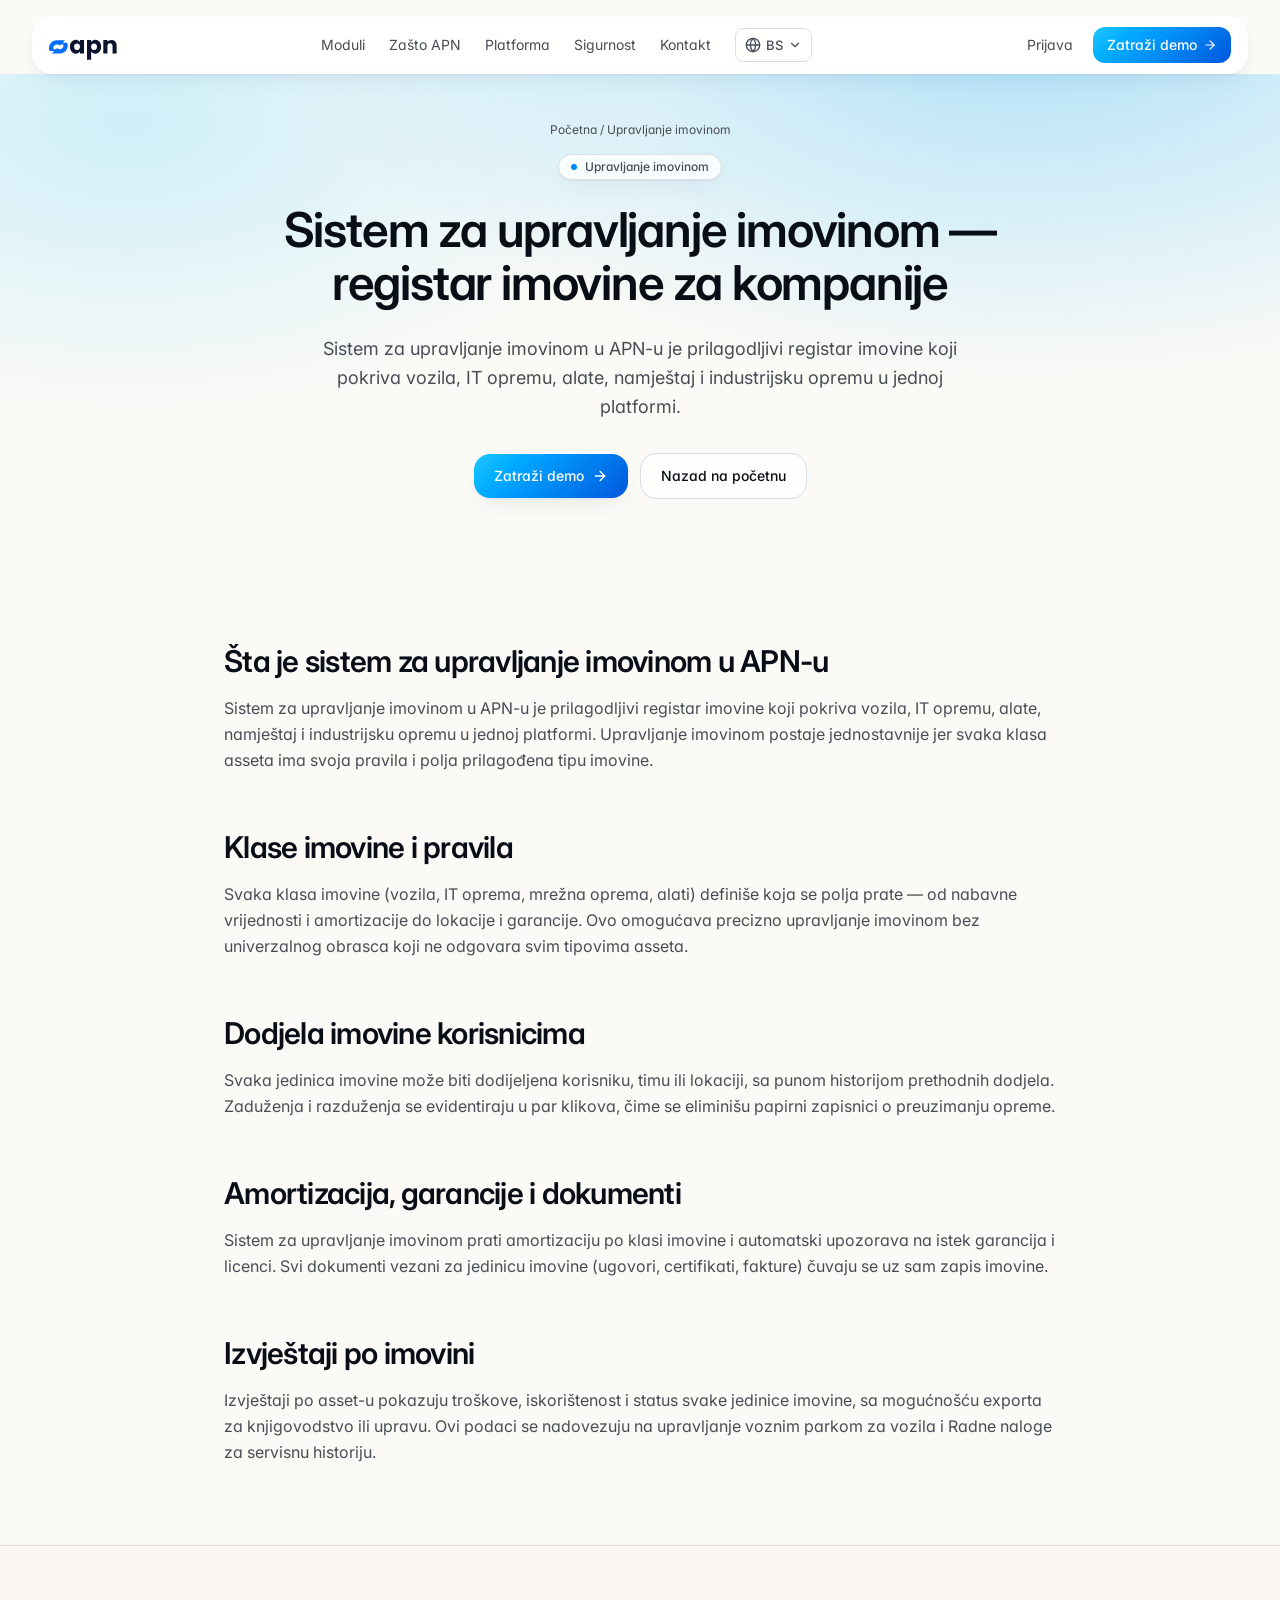
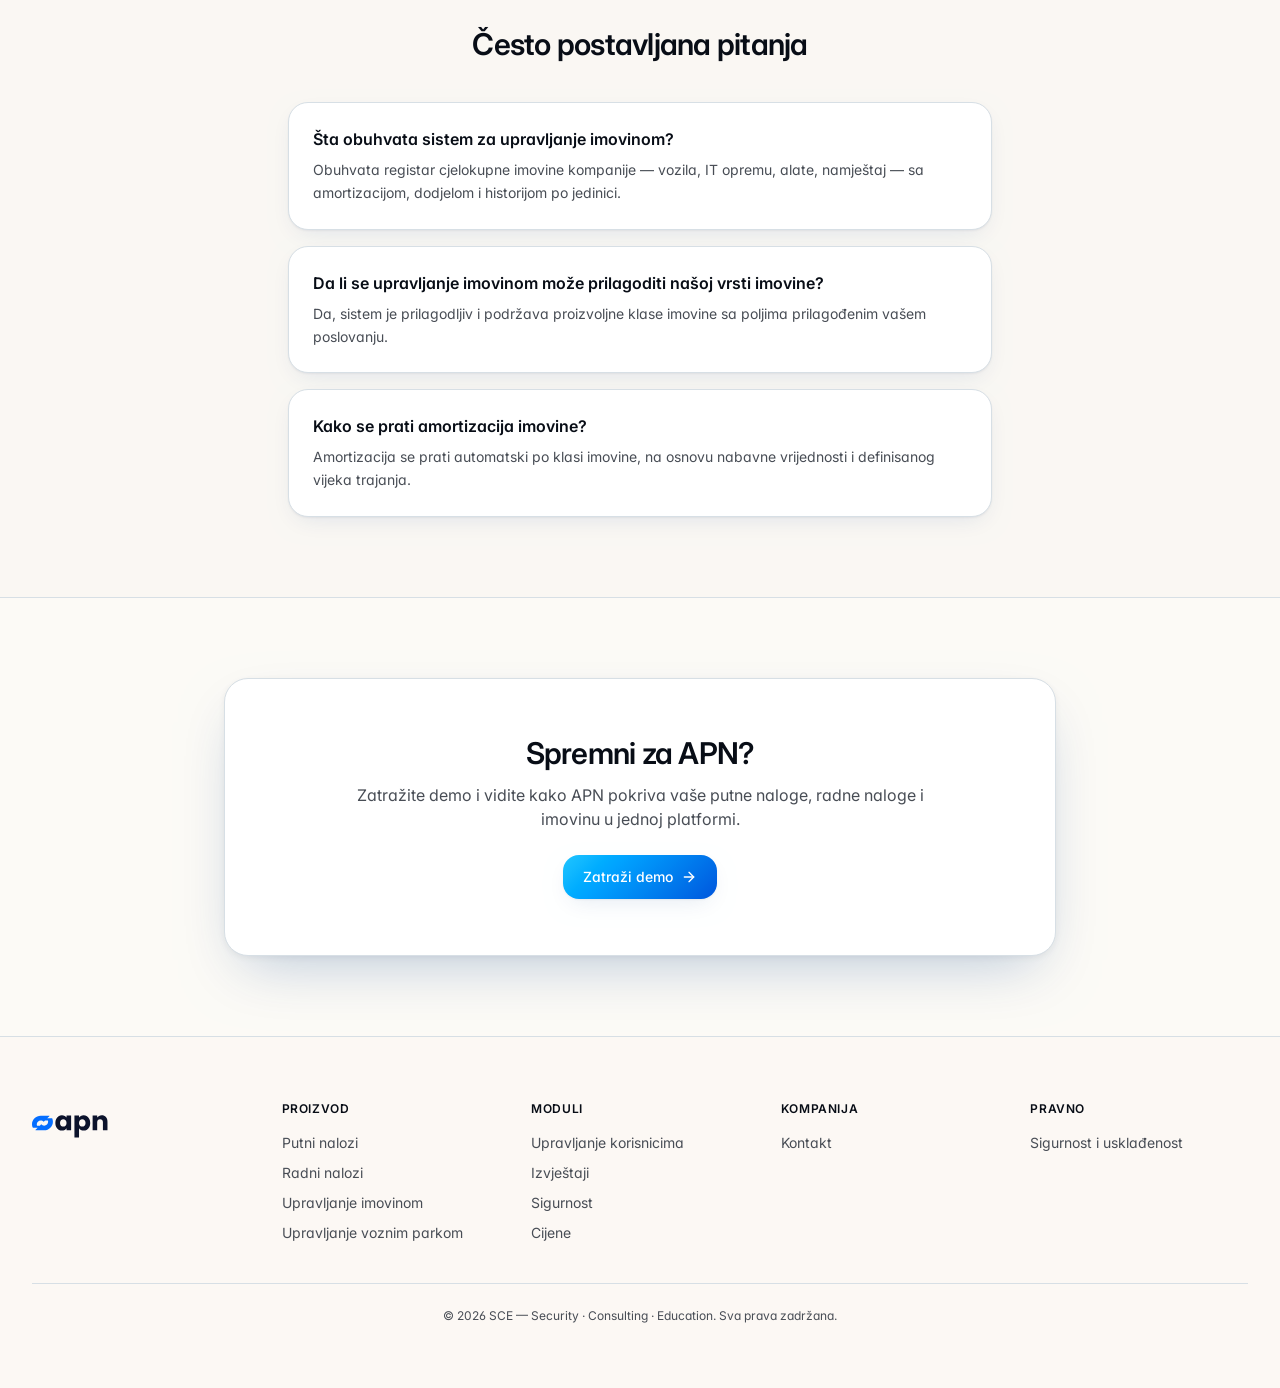
<file: asset-management/index.html>
<!doctype html>
<html lang="bs">
  <head>
    <meta charset="utf-8" />
    <meta name="viewport" content="width=device-width, initial-scale=1" />
    <link rel="preload" as="image" href="../apn-logo.svg" />
    <link rel="stylesheet" href="../styles.css" />
    <script src="../i18n.js" defer></script>
    <link
      rel="stylesheet"
      href="https://fonts.googleapis.com/css2?family=Inter:wght@400;500;600;700;800&amp;family=Instrument+Serif:ital@0;1&amp;display=swap"
      data-precedence="default"
    />
    <title>Sistem za upravljanje imovinom — registar imovine | APN</title>
    <meta name="description" content="Sistem za upravljanje imovinom u APN-u — prilagodljivi registar imovine za vozila, IT opremu, alate i namještaj, sa amortizacijom i dodjelom. Upravljanje imovinom za kompanije u BiH." />
    <meta name="author" content="SCE" />
    <meta property="og:title" content="Sistem za upravljanje imovinom — registar imovine | APN" />
    <meta property="og:description" content="Sistem za upravljanje imovinom u APN-u — prilagodljivi registar imovine za vozila, IT opremu, alate i namještaj, sa amortizacijom i dodjelom. Upravljanje imovinom za kompanije u BiH." />
    <meta property="og:type" content="website" />
    <meta property="og:url" content="https://e-po33.github.io/apn_landing_page/asset-management/" />
    <meta name="twitter:card" content="summary_large_image" />
    <meta name="twitter:site" content="@APN" />
    <link rel="canonical" href="https://e-po33.github.io/apn_landing_page/asset-management/" />
    <link rel="icon" href="../favicon.ico" type="image/x-icon" />
    <link rel="preconnect" href="https://fonts.googleapis.com" />
    <link
      rel="preconnect"
      href="https://fonts.gstatic.com"
      crossorigin="anonymous"
    />
  </head>
  <body class="overflow-x-hidden">
    <div class="min-h-screen bg-background text-foreground">
      <header class="sticky top-0 z-50 w-full">
        <div class="mx-auto mt-4 max-w-7xl px-6 lg:px-8">
          <div
            class="glass rounded-2xl px-4 py-2.5 flex items-center justify-between shadow-soft"
          >
            <a href="../" class="flex items-center gap-2.5"
              ><img src="../apn-logo.svg" alt="APN" class="h-9 w-auto" /></a
            >
            <nav
              class="header-nav items-center gap-6 text-sm text-ink-soft"
            >
              <a class="hover:text-ink transition" href="../#moduli" data-i18n="nav.moduli">Moduli</a
              ><a class="hover:text-ink transition" href="../#zasto" data-i18n="nav.zasto">Zašto APN</a
              ><a class="hover:text-ink transition" href="../#platforma" data-i18n="nav.platforma"
                >Platforma</a
              ><a class="hover:text-ink transition" href="../#sigurnost" data-i18n="nav.sigurnost"
                >Sigurnost</a
              ><a class="hover:text-ink transition" href="../#kontakt" data-i18n="nav.kontakt">Kontakt</a>
              <div class="lang-switch">
                <button
                  type="button"
                  id="lang-toggle"
                  class="lang-switch-btn"
                  aria-expanded="false"
                  aria-controls="lang-menu"
                  aria-label="Odaberite jezik"
                  data-i18n-aria-label="aria.lang_select"
                >
                  <svg
                    xmlns="http://www.w3.org/2000/svg"
                    width="24"
                    height="24"
                    viewBox="0 0 24 24"
                    fill="none"
                    stroke="currentColor"
                    stroke-width="2"
                    stroke-linecap="round"
                    stroke-linejoin="round"
                    class="lucide lucide-globe h-4 w-4"
                    aria-hidden="true"
                  >
                    <circle cx="12" cy="12" r="10"></circle>
                    <path d="M2 12h20"></path>
                    <path
                      d="M12 2a14.5 14.5 0 0 1 0 20 14.5 14.5 0 0 1 0-20"
                    ></path>
                  </svg>
                  <span id="lang-current">BS</span>
                  <svg
                    xmlns="http://www.w3.org/2000/svg"
                    width="24"
                    height="24"
                    viewBox="0 0 24 24"
                    fill="none"
                    stroke="currentColor"
                    stroke-width="2"
                    stroke-linecap="round"
                    stroke-linejoin="round"
                    class="lucide lucide-chevron-down h-3.5 w-3.5"
                    aria-hidden="true"
                  >
                    <path d="m6 9 6 6 6-6"></path>
                  </svg>
                </button>
                <div id="lang-menu" class="lang-menu" role="menu">
                  <button type="button" class="lang-option" data-lang="bs" role="menuitem">Bosanski</button>
                  <button type="button" class="lang-option" data-lang="en" role="menuitem">English</button>
                  <button type="button" class="lang-option" data-lang="de" role="menuitem">Deutsch</button>
                </div>
              </div>
            </nav>
            <div class="flex items-center gap-2">
              <a
                href="../#cta"
                class="hidden sm:inline-flex text-sm text-ink-soft hover:text-ink px-3 py-2"
                data-i18n="nav.prijava"
                >Prijava</a
              ><a
                href="../#kontakt"
                class="inline-flex items-center gap-1.5 rounded-lg amber-gradient text-white px-3.5 py-2 text-sm font-medium hover:opacity-90 transition"
                ><span data-i18n="nav.cta_demo">Zatraži demo</span>
                <svg
                  xmlns="http://www.w3.org/2000/svg"
                  width="24"
                  height="24"
                  viewBox="0 0 24 24"
                  fill="none"
                  stroke="currentColor"
                  stroke-width="2"
                  stroke-linecap="round"
                  stroke-linejoin="round"
                  class="lucide lucide-arrow-right h-3.5 w-3.5"
                  aria-hidden="true"
                >
                  <path d="M5 12h14"></path>
                  <path d="m12 5 7 7-7 7"></path></svg
              ></a>
              <button
                type="button"
                id="menu-toggle"
                aria-expanded="false"
                aria-controls="mobile-menu"
                aria-label="Otvori meni"
                data-i18n-aria-label="aria.menu_toggle"
                class="header-menu-toggle inline-flex items-center justify-center h-9 w-9 rounded-lg text-ink hover:bg-muted transition"
              >
                <svg
                  id="menu-icon-open"
                  xmlns="http://www.w3.org/2000/svg"
                  width="24"
                  height="24"
                  viewBox="0 0 24 24"
                  fill="none"
                  stroke="currentColor"
                  stroke-width="2"
                  stroke-linecap="round"
                  stroke-linejoin="round"
                  class="h-5 w-5"
                  aria-hidden="true"
                >
                  <path d="M4 12h16"></path>
                  <path d="M4 6h16"></path>
                  <path d="M4 18h16"></path>
                </svg>
                <svg
                  id="menu-icon-close"
                  xmlns="http://www.w3.org/2000/svg"
                  width="24"
                  height="24"
                  viewBox="0 0 24 24"
                  fill="none"
                  stroke="currentColor"
                  stroke-width="2"
                  stroke-linecap="round"
                  stroke-linejoin="round"
                  class="hidden h-5 w-5"
                  aria-hidden="true"
                >
                  <path d="M18 6 6 18"></path>
                  <path d="m6 6 12 12"></path>
                </svg>
              </button>
            </div>
          </div>
          <div
            id="mobile-menu"
            class="hidden mt-2 glass rounded-2xl shadow-soft p-2 flex flex-col"
          >
            <a
              class="px-4 py-3 rounded-xl text-sm text-ink-soft hover:text-ink hover:bg-muted transition"
              href="../#moduli"
              data-i18n="nav.moduli"
              >Moduli</a
            >
            <a
              class="px-4 py-3 rounded-xl text-sm text-ink-soft hover:text-ink hover:bg-muted transition"
              href="../#zasto"
              data-i18n="nav.zasto"
              >Zašto APN</a
            >
            <a
              class="px-4 py-3 rounded-xl text-sm text-ink-soft hover:text-ink hover:bg-muted transition"
              href="../#platforma"
              data-i18n="nav.platforma"
              >Platforma</a
            >
            <a
              class="px-4 py-3 rounded-xl text-sm text-ink-soft hover:text-ink hover:bg-muted transition"
              href="../#sigurnost"
              data-i18n="nav.sigurnost"
              >Sigurnost</a
            >
            <a
              class="px-4 py-3 rounded-xl text-sm text-ink-soft hover:text-ink hover:bg-muted transition"
              href="../#kontakt"
              data-i18n="nav.kontakt"
              >Kontakt</a
            >
            <div class="mt-1 mb-1 border-t border-border pt-3 px-4 lang-row" id="lang-row-mobile">
              <button type="button" class="lang-pill" data-lang="bs">BS</button>
              <button type="button" class="lang-pill" data-lang="en">EN</button>
              <button type="button" class="lang-pill" data-lang="de">DE</button>
            </div>
            <a
              class="px-4 py-3 rounded-xl text-sm text-ink-soft hover:text-ink hover:bg-muted transition"
              href="../#cta"
              data-i18n="nav.prijava"
              >Prijava</a
            >
            <a
              href="../#kontakt"
              class="mt-1 inline-flex items-center justify-center gap-1.5 rounded-xl amber-gradient text-white px-3.5 py-3 text-sm font-medium hover:opacity-90 transition"
              ><span data-i18n="nav.cta_demo">Zatraži demo</span>
              <svg
                xmlns="http://www.w3.org/2000/svg"
                width="24"
                height="24"
                viewBox="0 0 24 24"
                fill="none"
                stroke="currentColor"
                stroke-width="2"
                stroke-linecap="round"
                stroke-linejoin="round"
                class="h-3.5 w-3.5"
                aria-hidden="true"
              >
                <path d="M5 12h14"></path>
                <path d="m12 5 7 7-7 7"></path></svg
              ></a
            >
          </div>
        </div>
      </header>
      <main>
        <section class="relative overflow-hidden hero-gradient pb-16 pt-12">
          <div class="absolute inset-0 -z-10 grid-bg opacity-60"></div>
          <div class="mx-auto w-full max-w-4xl px-6 lg:px-8 text-center">
            <div class="text-xs text-ink-soft">
              <a class="hover:text-ink transition" href="../">Početna</a> / Upravljanje imovinom
            </div>
            <div
              class="mt-4 inline-flex items-center gap-2 rounded-full border border-border bg-surface-elevated/80 px-3 py-1 text-xs font-medium text-ink-soft shadow-soft"
            >
              <span class="h-1.5 w-1.5 rounded-full bg-primary"></span>Upravljanje imovinom
            </div>
            <h1
              class="mt-6 text-4xl md:text-5xl font-semibold tracking-tight text-ink leading-[1.1]"
            >
              Sistem za upravljanje imovinom — registar imovine za kompanije
            </h1>
            <p class="mt-6 text-lg text-ink-soft leading-relaxed max-w-2xl mx-auto">
              Sistem za upravljanje imovinom u APN-u je prilagodljivi registar imovine koji pokriva vozila, IT opremu, alate, namještaj i industrijsku opremu u jednoj platformi.
            </p>
            <div class="mt-8 flex flex-wrap items-center justify-center gap-3">
              <a
                href="../#kontakt"
                class="inline-flex items-center gap-2 rounded-xl amber-gradient text-white px-5 py-3 text-sm font-medium hover:opacity-90 transition shadow-soft"
                >Zatraži demo
                <svg
                      xmlns="http://www.w3.org/2000/svg"
                      width="24"
                      height="24"
                      viewBox="0 0 24 24"
                      fill="none"
                      stroke="currentColor"
                      stroke-width="2"
                      stroke-linecap="round"
                      stroke-linejoin="round"
                      class="lucide lucide-arrow-right h-4 w-4"
                      aria-hidden="true"
                    >
                      <path d="M5 12h14"></path>
                      <path d="m12 5 7 7-7 7"></path>
                    </svg></a
              ><a
                href="../"
                class="inline-flex items-center gap-2 rounded-xl border border-border bg-surface-elevated/70 px-5 py-3 text-sm font-medium text-ink hover:bg-surface-elevated transition"
                >Nazad na početnu</a
              >
            </div>
          </div>
        </section>
        <section class="py-20">
          <div class="mx-auto w-full max-w-4xl px-6 lg:px-8 space-y-14">
            <div>
              <h2 class="text-2xl md:text-3xl font-semibold tracking-tight text-ink leading-[1.2]">
                Šta je sistem za upravljanje imovinom u APN-u
              </h2>
              <p class="mt-4 text-base text-ink-soft leading-relaxed">
                Sistem za upravljanje imovinom u APN-u je prilagodljivi registar imovine koji pokriva vozila, IT opremu, alate, namještaj i industrijsku opremu u jednoj platformi. Upravljanje imovinom postaje jednostavnije jer svaka klasa asseta ima svoja pravila i polja prilagođena tipu imovine.
              </p>
            </div>
            <div>
              <h2 class="text-2xl md:text-3xl font-semibold tracking-tight text-ink leading-[1.2]">
                Klase imovine i pravila
              </h2>
              <p class="mt-4 text-base text-ink-soft leading-relaxed">
                Svaka klasa imovine (vozila, IT oprema, mrežna oprema, alati) definiše koja se polja prate — od nabavne vrijednosti i amortizacije do lokacije i garancije. Ovo omogućava precizno upravljanje imovinom bez univerzalnog obrasca koji ne odgovara svim tipovima asseta.
              </p>
            </div>
            <div>
              <h2 class="text-2xl md:text-3xl font-semibold tracking-tight text-ink leading-[1.2]">
                Dodjela imovine korisnicima
              </h2>
              <p class="mt-4 text-base text-ink-soft leading-relaxed">
                Svaka jedinica imovine može biti dodijeljena korisniku, timu ili lokaciji, sa punom historijom prethodnih dodjela. Zaduženja i razduženja se evidentiraju u par klikova, čime se eliminišu papirni zapisnici o preuzimanju opreme.
              </p>
            </div>
            <div>
              <h2 class="text-2xl md:text-3xl font-semibold tracking-tight text-ink leading-[1.2]">
                Amortizacija, garancije i dokumenti
              </h2>
              <p class="mt-4 text-base text-ink-soft leading-relaxed">
                Sistem za upravljanje imovinom prati amortizaciju po klasi imovine i automatski upozorava na istek garancija i licenci. Svi dokumenti vezani za jedinicu imovine (ugovori, certifikati, fakture) čuvaju se uz sam zapis imovine.
              </p>
            </div>
            <div>
              <h2 class="text-2xl md:text-3xl font-semibold tracking-tight text-ink leading-[1.2]">
                Izvještaji po imovini
              </h2>
              <p class="mt-4 text-base text-ink-soft leading-relaxed">
                Izvještaji po asset-u pokazuju troškove, iskorištenost i status svake jedinice imovine, sa mogućnošću exporta za knjigovodstvo ili upravu. Ovi podaci se nadovezuju na upravljanje voznim parkom za vozila i Radne naloge za servisnu historiju.
              </p>
            </div>
          </div>
        </section>
        <section class="py-20 bg-surface/50 border-y border-border">
          <div class="mx-auto w-full max-w-3xl px-6 lg:px-8">
            <h2 class="text-2xl md:text-3xl font-semibold tracking-tight text-ink text-center">
              Često postavljana pitanja
            </h2>
            <div class="mt-10 space-y-4">
              <div
                class="rounded-2xl border border-border bg-surface-elevated p-6 shadow-soft"
              >
                <h3 class="text-base font-semibold text-ink">Šta obuhvata sistem za upravljanje imovinom?</h3>
                <p class="mt-2 text-sm text-ink-soft leading-relaxed">Obuhvata registar cjelokupne imovine kompanije — vozila, IT opremu, alate, namještaj — sa amortizacijom, dodjelom i historijom po jedinici.</p>
              </div>
              <div
                class="rounded-2xl border border-border bg-surface-elevated p-6 shadow-soft"
              >
                <h3 class="text-base font-semibold text-ink">Da li se upravljanje imovinom može prilagoditi našoj vrsti imovine?</h3>
                <p class="mt-2 text-sm text-ink-soft leading-relaxed">Da, sistem je prilagodljiv i podržava proizvoljne klase imovine sa poljima prilagođenim vašem poslovanju.</p>
              </div>
              <div
                class="rounded-2xl border border-border bg-surface-elevated p-6 shadow-soft"
              >
                <h3 class="text-base font-semibold text-ink">Kako se prati amortizacija imovine?</h3>
                <p class="mt-2 text-sm text-ink-soft leading-relaxed">Amortizacija se prati automatski po klasi imovine, na osnovu nabavne vrijednosti i definisanog vijeka trajanja.</p>
              </div>
            </div>
          </div>
        </section>
        <section class="py-20">
          <div class="mx-auto w-full max-w-4xl px-6 lg:px-8">
            <div
              class="relative overflow-hidden rounded-3xl border border-border bg-surface-elevated p-10 md:p-14 shadow-window text-center"
            >
              <div class="absolute inset-0 -z-10 hero-gradient"></div>
              <div class="absolute inset-0 -z-10 grid-bg opacity-40"></div>
              <h2 class="text-2xl md:text-3xl font-semibold tracking-tight text-ink">
                Spremni za APN?
              </h2>
              <p class="mt-3 text-base text-ink-soft max-w-xl mx-auto">
                Zatražite demo i vidite kako APN pokriva vaše putne naloge, radne
                naloge i imovinu u jednoj platformi.
              </p>
              <div class="mt-6 flex flex-wrap items-center justify-center gap-3">
                <a
                  href="../#kontakt"
                  class="inline-flex items-center gap-2 rounded-xl amber-gradient text-white px-5 py-3 text-sm font-medium hover:opacity-90 transition shadow-soft"
                  >Zatraži demo
                  <svg
                      xmlns="http://www.w3.org/2000/svg"
                      width="24"
                      height="24"
                      viewBox="0 0 24 24"
                      fill="none"
                      stroke="currentColor"
                      stroke-width="2"
                      stroke-linecap="round"
                      stroke-linejoin="round"
                      class="lucide lucide-arrow-right h-4 w-4"
                      aria-hidden="true"
                    >
                      <path d="M5 12h14"></path>
                      <path d="m12 5 7 7-7 7"></path>
                    </svg></a
                >
              </div>
            </div>
          </div>
        </section>
      </main>
      <footer class="border-t border-border py-16 bg-surface/40">
        <div class="mx-auto w-full max-w-7xl px-6 lg:px-8">
          <div class="grid grid-cols-2 gap-8 md:grid-cols-5">
            <div class="col-span-2 md:col-span-1">
              <div class="flex items-center gap-3">
                <img src="../apn-logo.svg" alt="APN" class="h-10 w-auto" />
              </div>
            </div>
            <div>
              <div
                class="text-xs font-semibold text-ink uppercase tracking-wider"
                data-i18n="footer.col_product"
              >
                Proizvod
              </div>
              <ul class="mt-4 space-y-2.5 text-sm text-ink-soft">
                <li>
                  <a class="hover:text-ink transition" href="../putni-nalozi/" data-i18n="footer.link_putni_nalozi">Putni nalozi</a>
                </li>
                <li>
                  <a class="hover:text-ink transition" href="../radni-nalozi/" data-i18n="footer.link_radni_nalozi">Radni nalozi</a>
                </li>
                <li>
                  <a class="hover:text-ink transition" href="../asset-management/" data-i18n="footer.link_asset_management">Upravljanje imovinom</a>
                </li>
                <li>
                  <a class="hover:text-ink transition" href="../fleet-management/" data-i18n="footer.link_fleet_management">Upravljanje voznim parkom</a>
                </li>
              </ul>
            </div>
            <div>
              <div
                class="text-xs font-semibold text-ink uppercase tracking-wider"
                data-i18n="nav.moduli"
              >
                Moduli
              </div>
              <ul class="mt-4 space-y-2.5 text-sm text-ink-soft">
                <li>
                  <a class="hover:text-ink transition" href="../user-management/" data-i18n="footer.link_user_management">Upravljanje korisnicima</a>
                </li>
                <li>
                  <a class="hover:text-ink transition" href="../izvjestaji/" data-i18n="footer.link_izvjestaji">Izvještaji</a>
                </li>
                <li>
                  <a class="hover:text-ink transition" href="../sigurnost/" data-i18n="nav.sigurnost">Sigurnost</a>
                </li>
                <li>
                  <a class="hover:text-ink transition" href="../#cta" data-i18n="footer.link_cijene">Cijene</a>
                </li>
              </ul>
            </div>
            <div>
              <div
                class="text-xs font-semibold text-ink uppercase tracking-wider"
                data-i18n="footer.col_company"
              >
                Kompanija
              </div>
              <ul class="mt-4 space-y-2.5 text-sm text-ink-soft">
                <li>
                  <a class="hover:text-ink transition" href="../#kontakt" data-i18n="nav.kontakt">Kontakt</a>
                </li>
              </ul>
            </div>
            <div>
              <div
                class="text-xs font-semibold text-ink uppercase tracking-wider"
                data-i18n="footer.col_legal"
              >
                Pravno
              </div>
              <ul class="mt-4 space-y-2.5 text-sm text-ink-soft">
                <li>
                  <a class="hover:text-ink transition" href="../sigurnost/" data-i18n="footer.link_sigurnost_compliance">Sigurnost i usklađenost</a>
                </li>
              </ul>
            </div>
          </div>
          <div
            class="mt-10 border-t border-border pt-6 text-center text-xs text-ink-soft"
          >
            ©
            <!-- -->2026<!-- -->
            SCE — Security · Consulting · Education.
            <span data-i18n="footer.rights">Sva prava zadržana.</span>
          </div>
        </div>
      </footer>
    </div>
    <script>
      (function () {
        var toggle = document.getElementById("menu-toggle");
        var menu = document.getElementById("mobile-menu");
        var iconOpen = document.getElementById("menu-icon-open");
        var iconClose = document.getElementById("menu-icon-close");
        if (!toggle || !menu) return;

        function closeMenu() {
          menu.classList.add("hidden");
          iconOpen.classList.remove("hidden");
          iconClose.classList.add("hidden");
          toggle.setAttribute("aria-expanded", "false");
        }

        function openMenu() {
          menu.classList.remove("hidden");
          iconOpen.classList.add("hidden");
          iconClose.classList.remove("hidden");
          toggle.setAttribute("aria-expanded", "true");
        }

        toggle.addEventListener("click", function () {
          var isOpen = toggle.getAttribute("aria-expanded") === "true";
          if (isOpen) {
            closeMenu();
          } else {
            openMenu();
          }
        });

        menu.querySelectorAll("a").forEach(function (link) {
          link.addEventListener("click", closeMenu);
        });

        window.addEventListener("resize", function () {
          if (window.innerWidth >= 1200) closeMenu();
        });
      })();
    </script>
  </body>
</html>
</file>
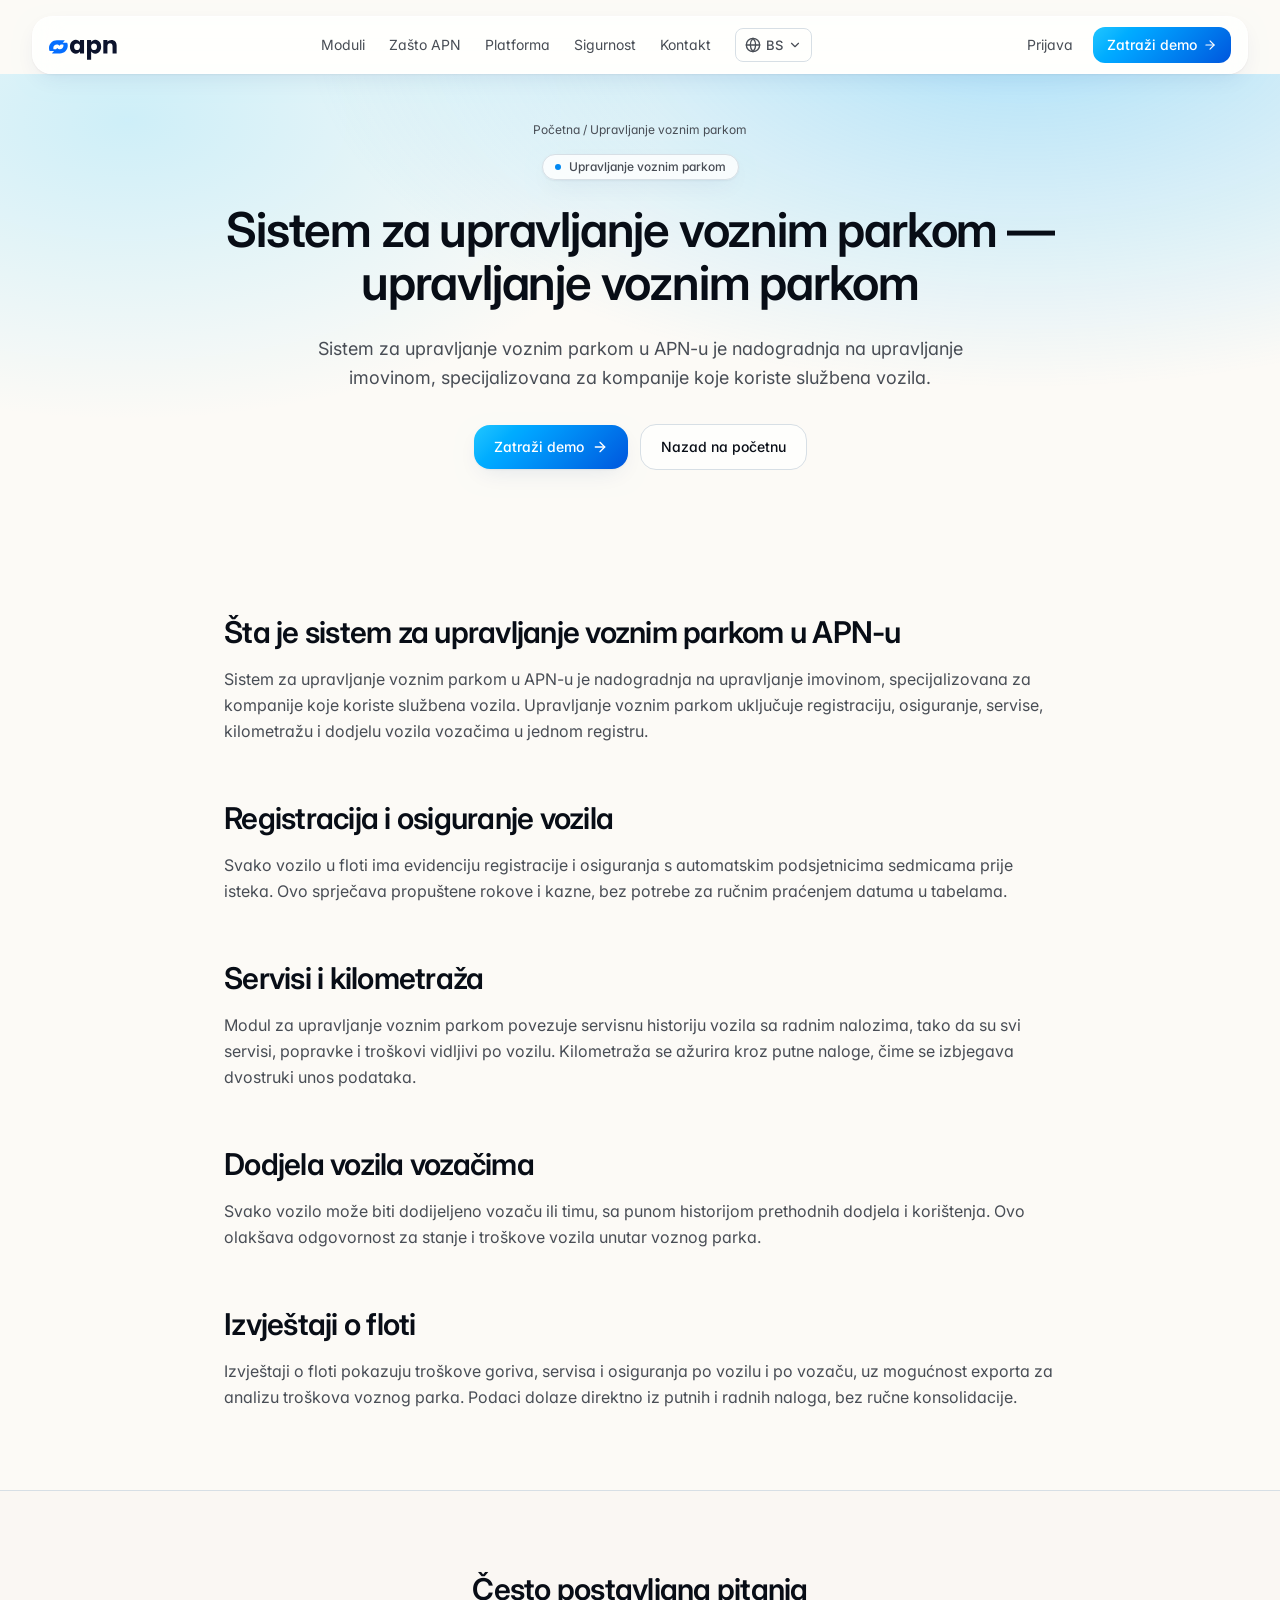
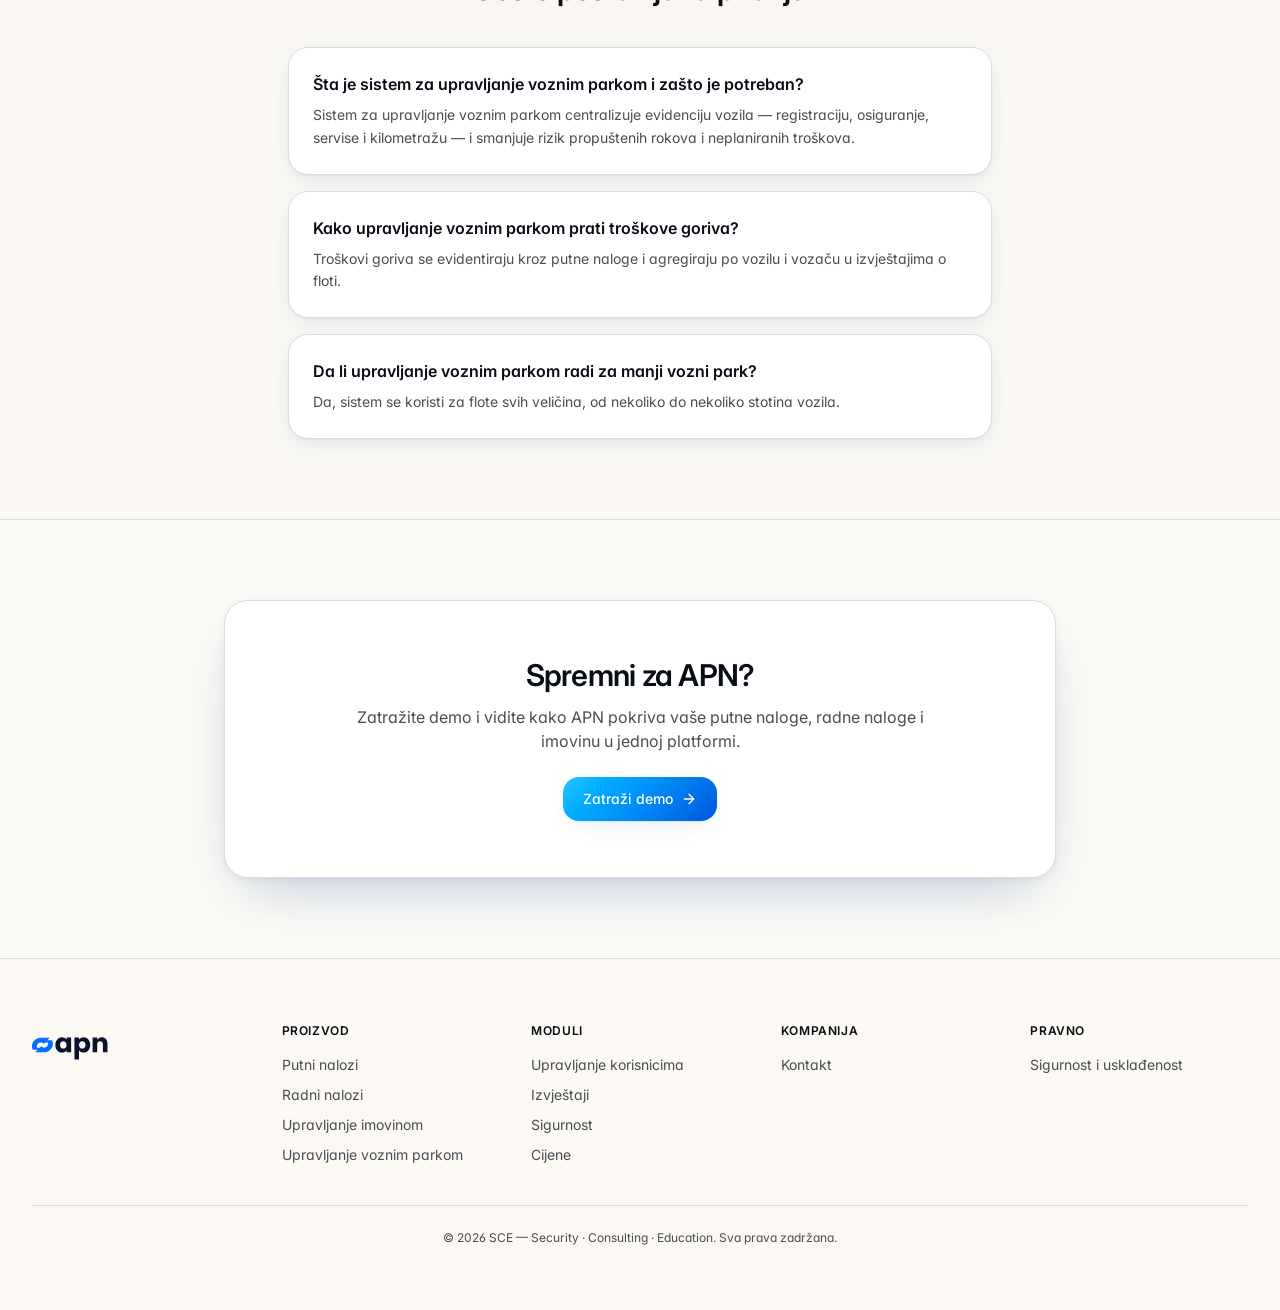
<file: fleet-management/index.html>
<!doctype html>
<html lang="bs">
  <head>
    <meta charset="utf-8" />
    <meta name="viewport" content="width=device-width, initial-scale=1" />
    <link rel="preload" as="image" href="../apn-logo.svg" />
    <link rel="stylesheet" href="../styles.css" />
    <script src="../i18n.js" defer></script>
    <link
      rel="stylesheet"
      href="https://fonts.googleapis.com/css2?family=Inter:wght@400;500;600;700;800&amp;family=Instrument+Serif:ital@0;1&amp;display=swap"
      data-precedence="default"
    />
    <title>Sistem za upravljanje voznim parkom — vozni park | APN</title>
    <meta name="description" content="Sistem za upravljanje voznim parkom u APN-u — registracija, osiguranje, servisi i kilometraža vozila u jednom registru. Upravljanje voznim parkom za kompanije u BiH i regiji." />
    <meta name="author" content="SCE" />
    <meta property="og:title" content="Sistem za upravljanje voznim parkom — vozni park | APN" />
    <meta property="og:description" content="Sistem za upravljanje voznim parkom u APN-u — registracija, osiguranje, servisi i kilometraža vozila u jednom registru. Upravljanje voznim parkom za kompanije u BiH i regiji." />
    <meta property="og:type" content="website" />
    <meta property="og:url" content="https://e-po33.github.io/apn_landing_page/fleet-management/" />
    <meta name="twitter:card" content="summary_large_image" />
    <meta name="twitter:site" content="@APN" />
    <link rel="canonical" href="https://e-po33.github.io/apn_landing_page/fleet-management/" />
    <link rel="icon" href="../favicon.ico" type="image/x-icon" />
    <link rel="preconnect" href="https://fonts.googleapis.com" />
    <link
      rel="preconnect"
      href="https://fonts.gstatic.com"
      crossorigin="anonymous"
    />
  </head>
  <body class="overflow-x-hidden">
    <div class="min-h-screen bg-background text-foreground">
      <header class="sticky top-0 z-50 w-full">
        <div class="mx-auto mt-4 max-w-7xl px-6 lg:px-8">
          <div
            class="glass rounded-2xl px-4 py-2.5 flex items-center justify-between shadow-soft"
          >
            <a href="../" class="flex items-center gap-2.5"
              ><img src="../apn-logo.svg" alt="APN" class="h-9 w-auto" /></a
            >
            <nav
              class="header-nav items-center gap-6 text-sm text-ink-soft"
            >
              <a class="hover:text-ink transition" href="../#moduli" data-i18n="nav.moduli">Moduli</a
              ><a class="hover:text-ink transition" href="../#zasto" data-i18n="nav.zasto">Zašto APN</a
              ><a class="hover:text-ink transition" href="../#platforma" data-i18n="nav.platforma"
                >Platforma</a
              ><a class="hover:text-ink transition" href="../#sigurnost" data-i18n="nav.sigurnost"
                >Sigurnost</a
              ><a class="hover:text-ink transition" href="../#kontakt" data-i18n="nav.kontakt">Kontakt</a>
              <div class="lang-switch">
                <button
                  type="button"
                  id="lang-toggle"
                  class="lang-switch-btn"
                  aria-expanded="false"
                  aria-controls="lang-menu"
                  aria-label="Odaberite jezik"
                  data-i18n-aria-label="aria.lang_select"
                >
                  <svg
                    xmlns="http://www.w3.org/2000/svg"
                    width="24"
                    height="24"
                    viewBox="0 0 24 24"
                    fill="none"
                    stroke="currentColor"
                    stroke-width="2"
                    stroke-linecap="round"
                    stroke-linejoin="round"
                    class="lucide lucide-globe h-4 w-4"
                    aria-hidden="true"
                  >
                    <circle cx="12" cy="12" r="10"></circle>
                    <path d="M2 12h20"></path>
                    <path
                      d="M12 2a14.5 14.5 0 0 1 0 20 14.5 14.5 0 0 1 0-20"
                    ></path>
                  </svg>
                  <span id="lang-current">BS</span>
                  <svg
                    xmlns="http://www.w3.org/2000/svg"
                    width="24"
                    height="24"
                    viewBox="0 0 24 24"
                    fill="none"
                    stroke="currentColor"
                    stroke-width="2"
                    stroke-linecap="round"
                    stroke-linejoin="round"
                    class="lucide lucide-chevron-down h-3.5 w-3.5"
                    aria-hidden="true"
                  >
                    <path d="m6 9 6 6 6-6"></path>
                  </svg>
                </button>
                <div id="lang-menu" class="lang-menu" role="menu">
                  <button type="button" class="lang-option" data-lang="bs" role="menuitem">Bosanski</button>
                  <button type="button" class="lang-option" data-lang="en" role="menuitem">English</button>
                  <button type="button" class="lang-option" data-lang="de" role="menuitem">Deutsch</button>
                </div>
              </div>
            </nav>
            <div class="flex items-center gap-2">
              <a
                href="../#cta"
                class="hidden sm:inline-flex text-sm text-ink-soft hover:text-ink px-3 py-2"
                data-i18n="nav.prijava"
                >Prijava</a
              ><a
                href="../#kontakt"
                class="inline-flex items-center gap-1.5 rounded-lg amber-gradient text-white px-3.5 py-2 text-sm font-medium hover:opacity-90 transition"
                ><span data-i18n="nav.cta_demo">Zatraži demo</span>
                <svg
                  xmlns="http://www.w3.org/2000/svg"
                  width="24"
                  height="24"
                  viewBox="0 0 24 24"
                  fill="none"
                  stroke="currentColor"
                  stroke-width="2"
                  stroke-linecap="round"
                  stroke-linejoin="round"
                  class="lucide lucide-arrow-right h-3.5 w-3.5"
                  aria-hidden="true"
                >
                  <path d="M5 12h14"></path>
                  <path d="m12 5 7 7-7 7"></path></svg
              ></a>
              <button
                type="button"
                id="menu-toggle"
                aria-expanded="false"
                aria-controls="mobile-menu"
                aria-label="Otvori meni"
                data-i18n-aria-label="aria.menu_toggle"
                class="header-menu-toggle inline-flex items-center justify-center h-9 w-9 rounded-lg text-ink hover:bg-muted transition"
              >
                <svg
                  id="menu-icon-open"
                  xmlns="http://www.w3.org/2000/svg"
                  width="24"
                  height="24"
                  viewBox="0 0 24 24"
                  fill="none"
                  stroke="currentColor"
                  stroke-width="2"
                  stroke-linecap="round"
                  stroke-linejoin="round"
                  class="h-5 w-5"
                  aria-hidden="true"
                >
                  <path d="M4 12h16"></path>
                  <path d="M4 6h16"></path>
                  <path d="M4 18h16"></path>
                </svg>
                <svg
                  id="menu-icon-close"
                  xmlns="http://www.w3.org/2000/svg"
                  width="24"
                  height="24"
                  viewBox="0 0 24 24"
                  fill="none"
                  stroke="currentColor"
                  stroke-width="2"
                  stroke-linecap="round"
                  stroke-linejoin="round"
                  class="hidden h-5 w-5"
                  aria-hidden="true"
                >
                  <path d="M18 6 6 18"></path>
                  <path d="m6 6 12 12"></path>
                </svg>
              </button>
            </div>
          </div>
          <div
            id="mobile-menu"
            class="hidden mt-2 glass rounded-2xl shadow-soft p-2 flex flex-col"
          >
            <a
              class="px-4 py-3 rounded-xl text-sm text-ink-soft hover:text-ink hover:bg-muted transition"
              href="../#moduli"
              data-i18n="nav.moduli"
              >Moduli</a
            >
            <a
              class="px-4 py-3 rounded-xl text-sm text-ink-soft hover:text-ink hover:bg-muted transition"
              href="../#zasto"
              data-i18n="nav.zasto"
              >Zašto APN</a
            >
            <a
              class="px-4 py-3 rounded-xl text-sm text-ink-soft hover:text-ink hover:bg-muted transition"
              href="../#platforma"
              data-i18n="nav.platforma"
              >Platforma</a
            >
            <a
              class="px-4 py-3 rounded-xl text-sm text-ink-soft hover:text-ink hover:bg-muted transition"
              href="../#sigurnost"
              data-i18n="nav.sigurnost"
              >Sigurnost</a
            >
            <a
              class="px-4 py-3 rounded-xl text-sm text-ink-soft hover:text-ink hover:bg-muted transition"
              href="../#kontakt"
              data-i18n="nav.kontakt"
              >Kontakt</a
            >
            <div class="mt-1 mb-1 border-t border-border pt-3 px-4 lang-row" id="lang-row-mobile">
              <button type="button" class="lang-pill" data-lang="bs">BS</button>
              <button type="button" class="lang-pill" data-lang="en">EN</button>
              <button type="button" class="lang-pill" data-lang="de">DE</button>
            </div>
            <a
              class="px-4 py-3 rounded-xl text-sm text-ink-soft hover:text-ink hover:bg-muted transition"
              href="../#cta"
              data-i18n="nav.prijava"
              >Prijava</a
            >
            <a
              href="../#kontakt"
              class="mt-1 inline-flex items-center justify-center gap-1.5 rounded-xl amber-gradient text-white px-3.5 py-3 text-sm font-medium hover:opacity-90 transition"
              ><span data-i18n="nav.cta_demo">Zatraži demo</span>
              <svg
                xmlns="http://www.w3.org/2000/svg"
                width="24"
                height="24"
                viewBox="0 0 24 24"
                fill="none"
                stroke="currentColor"
                stroke-width="2"
                stroke-linecap="round"
                stroke-linejoin="round"
                class="h-3.5 w-3.5"
                aria-hidden="true"
              >
                <path d="M5 12h14"></path>
                <path d="m12 5 7 7-7 7"></path></svg
              ></a
            >
          </div>
        </div>
      </header>
      <main>
        <section class="relative overflow-hidden hero-gradient pb-16 pt-12">
          <div class="absolute inset-0 -z-10 grid-bg opacity-60"></div>
          <div class="mx-auto w-full max-w-4xl px-6 lg:px-8 text-center">
            <div class="text-xs text-ink-soft">
              <a class="hover:text-ink transition" href="../">Početna</a> / Upravljanje voznim parkom
            </div>
            <div
              class="mt-4 inline-flex items-center gap-2 rounded-full border border-border bg-surface-elevated/80 px-3 py-1 text-xs font-medium text-ink-soft shadow-soft"
            >
              <span class="h-1.5 w-1.5 rounded-full bg-primary"></span>Upravljanje voznim parkom
            </div>
            <h1
              class="mt-6 text-4xl md:text-5xl font-semibold tracking-tight text-ink leading-[1.1]"
            >
              Sistem za upravljanje voznim parkom — upravljanje voznim parkom
            </h1>
            <p class="mt-6 text-lg text-ink-soft leading-relaxed max-w-2xl mx-auto">
              Sistem za upravljanje voznim parkom u APN-u je nadogradnja na upravljanje imovinom, specijalizovana za kompanije koje koriste službena vozila.
            </p>
            <div class="mt-8 flex flex-wrap items-center justify-center gap-3">
              <a
                href="../#kontakt"
                class="inline-flex items-center gap-2 rounded-xl amber-gradient text-white px-5 py-3 text-sm font-medium hover:opacity-90 transition shadow-soft"
                >Zatraži demo
                <svg
                      xmlns="http://www.w3.org/2000/svg"
                      width="24"
                      height="24"
                      viewBox="0 0 24 24"
                      fill="none"
                      stroke="currentColor"
                      stroke-width="2"
                      stroke-linecap="round"
                      stroke-linejoin="round"
                      class="lucide lucide-arrow-right h-4 w-4"
                      aria-hidden="true"
                    >
                      <path d="M5 12h14"></path>
                      <path d="m12 5 7 7-7 7"></path>
                    </svg></a
              ><a
                href="../"
                class="inline-flex items-center gap-2 rounded-xl border border-border bg-surface-elevated/70 px-5 py-3 text-sm font-medium text-ink hover:bg-surface-elevated transition"
                >Nazad na početnu</a
              >
            </div>
          </div>
        </section>
        <section class="py-20">
          <div class="mx-auto w-full max-w-4xl px-6 lg:px-8 space-y-14">
            <div>
              <h2 class="text-2xl md:text-3xl font-semibold tracking-tight text-ink leading-[1.2]">
                Šta je sistem za upravljanje voznim parkom u APN-u
              </h2>
              <p class="mt-4 text-base text-ink-soft leading-relaxed">
                Sistem za upravljanje voznim parkom u APN-u je nadogradnja na upravljanje imovinom, specijalizovana za kompanije koje koriste službena vozila. Upravljanje voznim parkom uključuje registraciju, osiguranje, servise, kilometražu i dodjelu vozila vozačima u jednom registru.
              </p>
            </div>
            <div>
              <h2 class="text-2xl md:text-3xl font-semibold tracking-tight text-ink leading-[1.2]">
                Registracija i osiguranje vozila
              </h2>
              <p class="mt-4 text-base text-ink-soft leading-relaxed">
                Svako vozilo u floti ima evidenciju registracije i osiguranja s automatskim podsjetnicima sedmicama prije isteka. Ovo sprječava propuštene rokove i kazne, bez potrebe za ručnim praćenjem datuma u tabelama.
              </p>
            </div>
            <div>
              <h2 class="text-2xl md:text-3xl font-semibold tracking-tight text-ink leading-[1.2]">
                Servisi i kilometraža
              </h2>
              <p class="mt-4 text-base text-ink-soft leading-relaxed">
                Modul za upravljanje voznim parkom povezuje servisnu historiju vozila sa radnim nalozima, tako da su svi servisi, popravke i troškovi vidljivi po vozilu. Kilometraža se ažurira kroz putne naloge, čime se izbjegava dvostruki unos podataka.
              </p>
            </div>
            <div>
              <h2 class="text-2xl md:text-3xl font-semibold tracking-tight text-ink leading-[1.2]">
                Dodjela vozila vozačima
              </h2>
              <p class="mt-4 text-base text-ink-soft leading-relaxed">
                Svako vozilo može biti dodijeljeno vozaču ili timu, sa punom historijom prethodnih dodjela i korištenja. Ovo olakšava odgovornost za stanje i troškove vozila unutar voznog parka.
              </p>
            </div>
            <div>
              <h2 class="text-2xl md:text-3xl font-semibold tracking-tight text-ink leading-[1.2]">
                Izvještaji o floti
              </h2>
              <p class="mt-4 text-base text-ink-soft leading-relaxed">
                Izvještaji o floti pokazuju troškove goriva, servisa i osiguranja po vozilu i po vozaču, uz mogućnost exporta za analizu troškova voznog parka. Podaci dolaze direktno iz putnih i radnih naloga, bez ručne konsolidacije.
              </p>
            </div>
          </div>
        </section>
        <section class="py-20 bg-surface/50 border-y border-border">
          <div class="mx-auto w-full max-w-3xl px-6 lg:px-8">
            <h2 class="text-2xl md:text-3xl font-semibold tracking-tight text-ink text-center">
              Često postavljana pitanja
            </h2>
            <div class="mt-10 space-y-4">
              <div
                class="rounded-2xl border border-border bg-surface-elevated p-6 shadow-soft"
              >
                <h3 class="text-base font-semibold text-ink">Šta je sistem za upravljanje voznim parkom i zašto je potreban?</h3>
                <p class="mt-2 text-sm text-ink-soft leading-relaxed">Sistem za upravljanje voznim parkom centralizuje evidenciju vozila — registraciju, osiguranje, servise i kilometražu — i smanjuje rizik propuštenih rokova i neplaniranih troškova.</p>
              </div>
              <div
                class="rounded-2xl border border-border bg-surface-elevated p-6 shadow-soft"
              >
                <h3 class="text-base font-semibold text-ink">Kako upravljanje voznim parkom prati troškove goriva?</h3>
                <p class="mt-2 text-sm text-ink-soft leading-relaxed">Troškovi goriva se evidentiraju kroz putne naloge i agregiraju po vozilu i vozaču u izvještajima o floti.</p>
              </div>
              <div
                class="rounded-2xl border border-border bg-surface-elevated p-6 shadow-soft"
              >
                <h3 class="text-base font-semibold text-ink">Da li upravljanje voznim parkom radi za manji vozni park?</h3>
                <p class="mt-2 text-sm text-ink-soft leading-relaxed">Da, sistem se koristi za flote svih veličina, od nekoliko do nekoliko stotina vozila.</p>
              </div>
            </div>
          </div>
        </section>
        <section class="py-20">
          <div class="mx-auto w-full max-w-4xl px-6 lg:px-8">
            <div
              class="relative overflow-hidden rounded-3xl border border-border bg-surface-elevated p-10 md:p-14 shadow-window text-center"
            >
              <div class="absolute inset-0 -z-10 hero-gradient"></div>
              <div class="absolute inset-0 -z-10 grid-bg opacity-40"></div>
              <h2 class="text-2xl md:text-3xl font-semibold tracking-tight text-ink">
                Spremni za APN?
              </h2>
              <p class="mt-3 text-base text-ink-soft max-w-xl mx-auto">
                Zatražite demo i vidite kako APN pokriva vaše putne naloge, radne
                naloge i imovinu u jednoj platformi.
              </p>
              <div class="mt-6 flex flex-wrap items-center justify-center gap-3">
                <a
                  href="../#kontakt"
                  class="inline-flex items-center gap-2 rounded-xl amber-gradient text-white px-5 py-3 text-sm font-medium hover:opacity-90 transition shadow-soft"
                  >Zatraži demo
                  <svg
                      xmlns="http://www.w3.org/2000/svg"
                      width="24"
                      height="24"
                      viewBox="0 0 24 24"
                      fill="none"
                      stroke="currentColor"
                      stroke-width="2"
                      stroke-linecap="round"
                      stroke-linejoin="round"
                      class="lucide lucide-arrow-right h-4 w-4"
                      aria-hidden="true"
                    >
                      <path d="M5 12h14"></path>
                      <path d="m12 5 7 7-7 7"></path>
                    </svg></a
                >
              </div>
            </div>
          </div>
        </section>
      </main>
      <footer class="border-t border-border py-16 bg-surface/40">
        <div class="mx-auto w-full max-w-7xl px-6 lg:px-8">
          <div class="grid grid-cols-2 gap-8 md:grid-cols-5">
            <div class="col-span-2 md:col-span-1">
              <div class="flex items-center gap-3">
                <img src="../apn-logo.svg" alt="APN" class="h-10 w-auto" />
              </div>
            </div>
            <div>
              <div
                class="text-xs font-semibold text-ink uppercase tracking-wider"
                data-i18n="footer.col_product"
              >
                Proizvod
              </div>
              <ul class="mt-4 space-y-2.5 text-sm text-ink-soft">
                <li>
                  <a class="hover:text-ink transition" href="../putni-nalozi/" data-i18n="footer.link_putni_nalozi">Putni nalozi</a>
                </li>
                <li>
                  <a class="hover:text-ink transition" href="../radni-nalozi/" data-i18n="footer.link_radni_nalozi">Radni nalozi</a>
                </li>
                <li>
                  <a class="hover:text-ink transition" href="../asset-management/" data-i18n="footer.link_asset_management">Upravljanje imovinom</a>
                </li>
                <li>
                  <a class="hover:text-ink transition" href="../fleet-management/" data-i18n="footer.link_fleet_management">Upravljanje voznim parkom</a>
                </li>
              </ul>
            </div>
            <div>
              <div
                class="text-xs font-semibold text-ink uppercase tracking-wider"
                data-i18n="nav.moduli"
              >
                Moduli
              </div>
              <ul class="mt-4 space-y-2.5 text-sm text-ink-soft">
                <li>
                  <a class="hover:text-ink transition" href="../user-management/" data-i18n="footer.link_user_management">Upravljanje korisnicima</a>
                </li>
                <li>
                  <a class="hover:text-ink transition" href="../izvjestaji/" data-i18n="footer.link_izvjestaji">Izvještaji</a>
                </li>
                <li>
                  <a class="hover:text-ink transition" href="../sigurnost/" data-i18n="nav.sigurnost">Sigurnost</a>
                </li>
                <li>
                  <a class="hover:text-ink transition" href="../#cta" data-i18n="footer.link_cijene">Cijene</a>
                </li>
              </ul>
            </div>
            <div>
              <div
                class="text-xs font-semibold text-ink uppercase tracking-wider"
                data-i18n="footer.col_company"
              >
                Kompanija
              </div>
              <ul class="mt-4 space-y-2.5 text-sm text-ink-soft">
                <li>
                  <a class="hover:text-ink transition" href="../#kontakt" data-i18n="nav.kontakt">Kontakt</a>
                </li>
              </ul>
            </div>
            <div>
              <div
                class="text-xs font-semibold text-ink uppercase tracking-wider"
                data-i18n="footer.col_legal"
              >
                Pravno
              </div>
              <ul class="mt-4 space-y-2.5 text-sm text-ink-soft">
                <li>
                  <a class="hover:text-ink transition" href="../sigurnost/" data-i18n="footer.link_sigurnost_compliance">Sigurnost i usklađenost</a>
                </li>
              </ul>
            </div>
          </div>
          <div
            class="mt-10 border-t border-border pt-6 text-center text-xs text-ink-soft"
          >
            ©
            <!-- -->2026<!-- -->
            SCE — Security · Consulting · Education.
            <span data-i18n="footer.rights">Sva prava zadržana.</span>
          </div>
        </div>
      </footer>
    </div>
    <script>
      (function () {
        var toggle = document.getElementById("menu-toggle");
        var menu = document.getElementById("mobile-menu");
        var iconOpen = document.getElementById("menu-icon-open");
        var iconClose = document.getElementById("menu-icon-close");
        if (!toggle || !menu) return;

        function closeMenu() {
          menu.classList.add("hidden");
          iconOpen.classList.remove("hidden");
          iconClose.classList.add("hidden");
          toggle.setAttribute("aria-expanded", "false");
        }

        function openMenu() {
          menu.classList.remove("hidden");
          iconOpen.classList.add("hidden");
          iconClose.classList.remove("hidden");
          toggle.setAttribute("aria-expanded", "true");
        }

        toggle.addEventListener("click", function () {
          var isOpen = toggle.getAttribute("aria-expanded") === "true";
          if (isOpen) {
            closeMenu();
          } else {
            openMenu();
          }
        });

        menu.querySelectorAll("a").forEach(function (link) {
          link.addEventListener("click", closeMenu);
        });

        window.addEventListener("resize", function () {
          if (window.innerWidth >= 1200) closeMenu();
        });
      })();
    </script>
  </body>
</html>
</file>
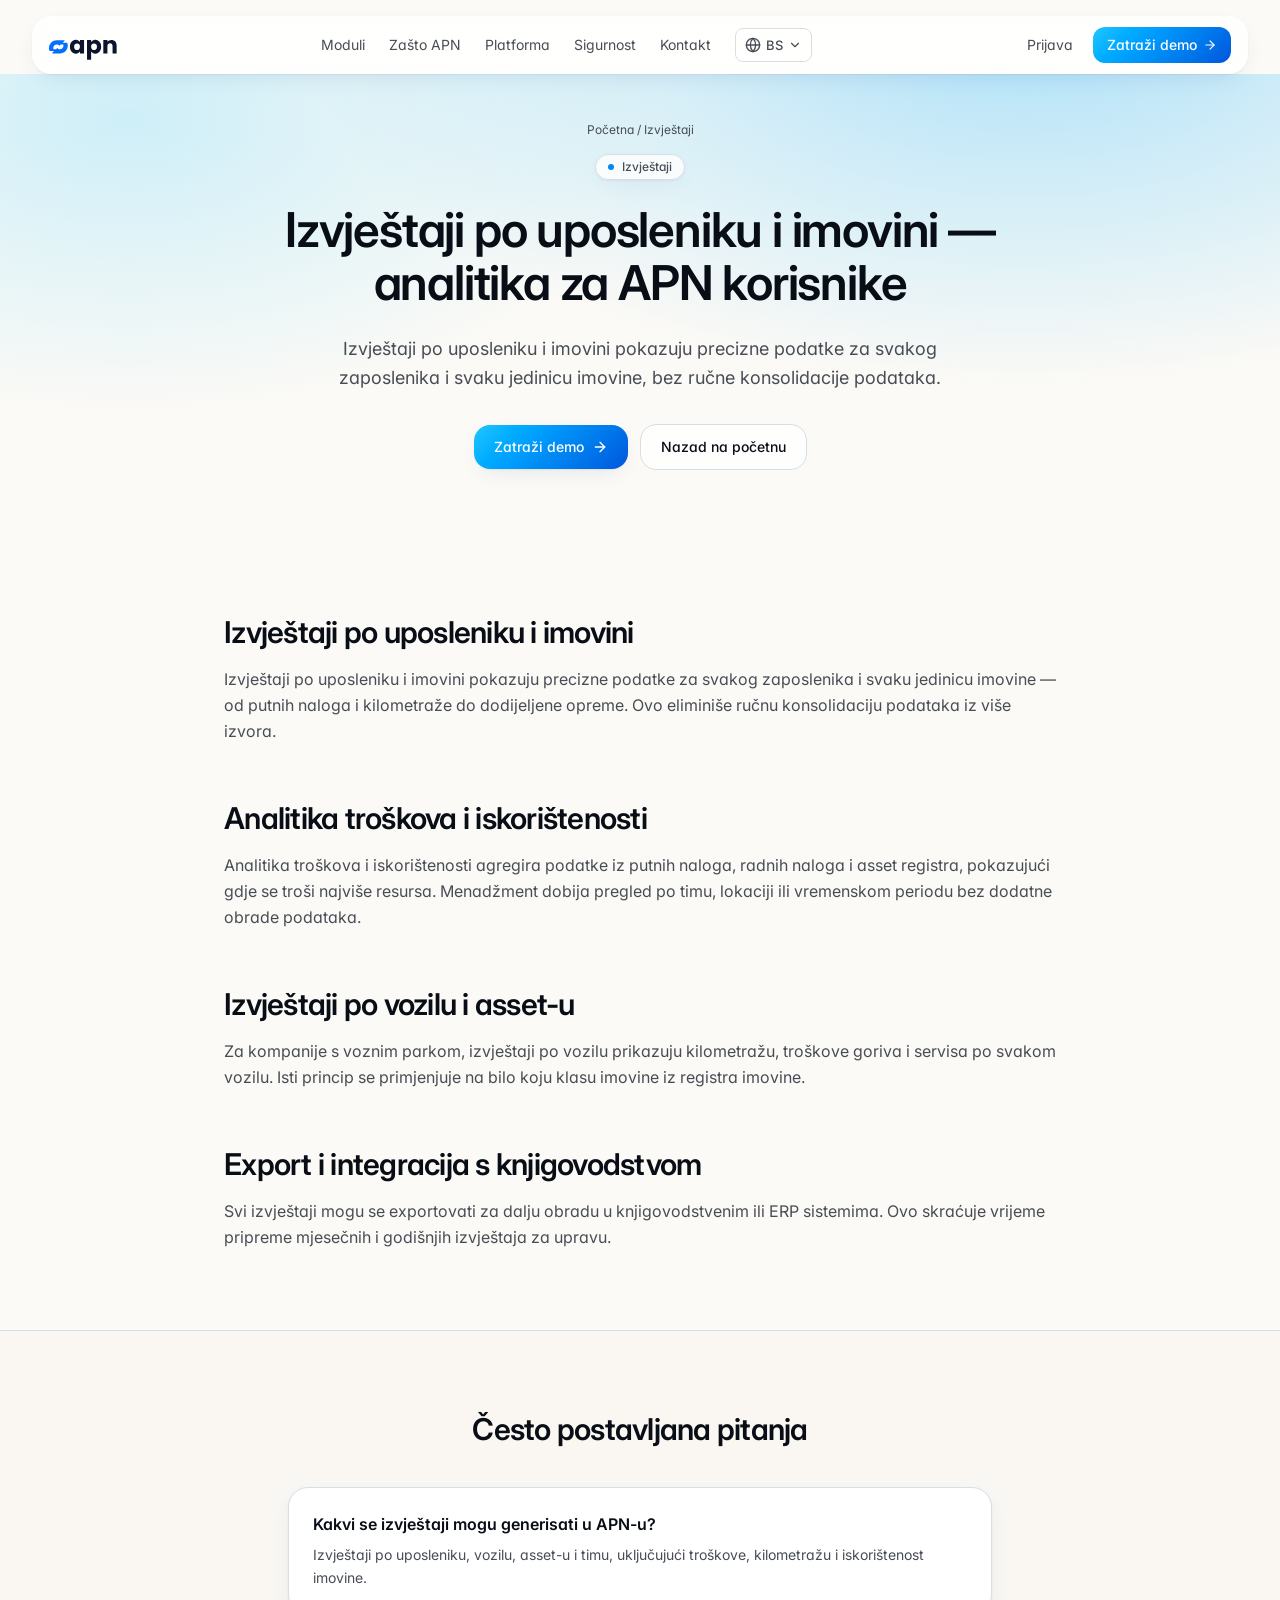
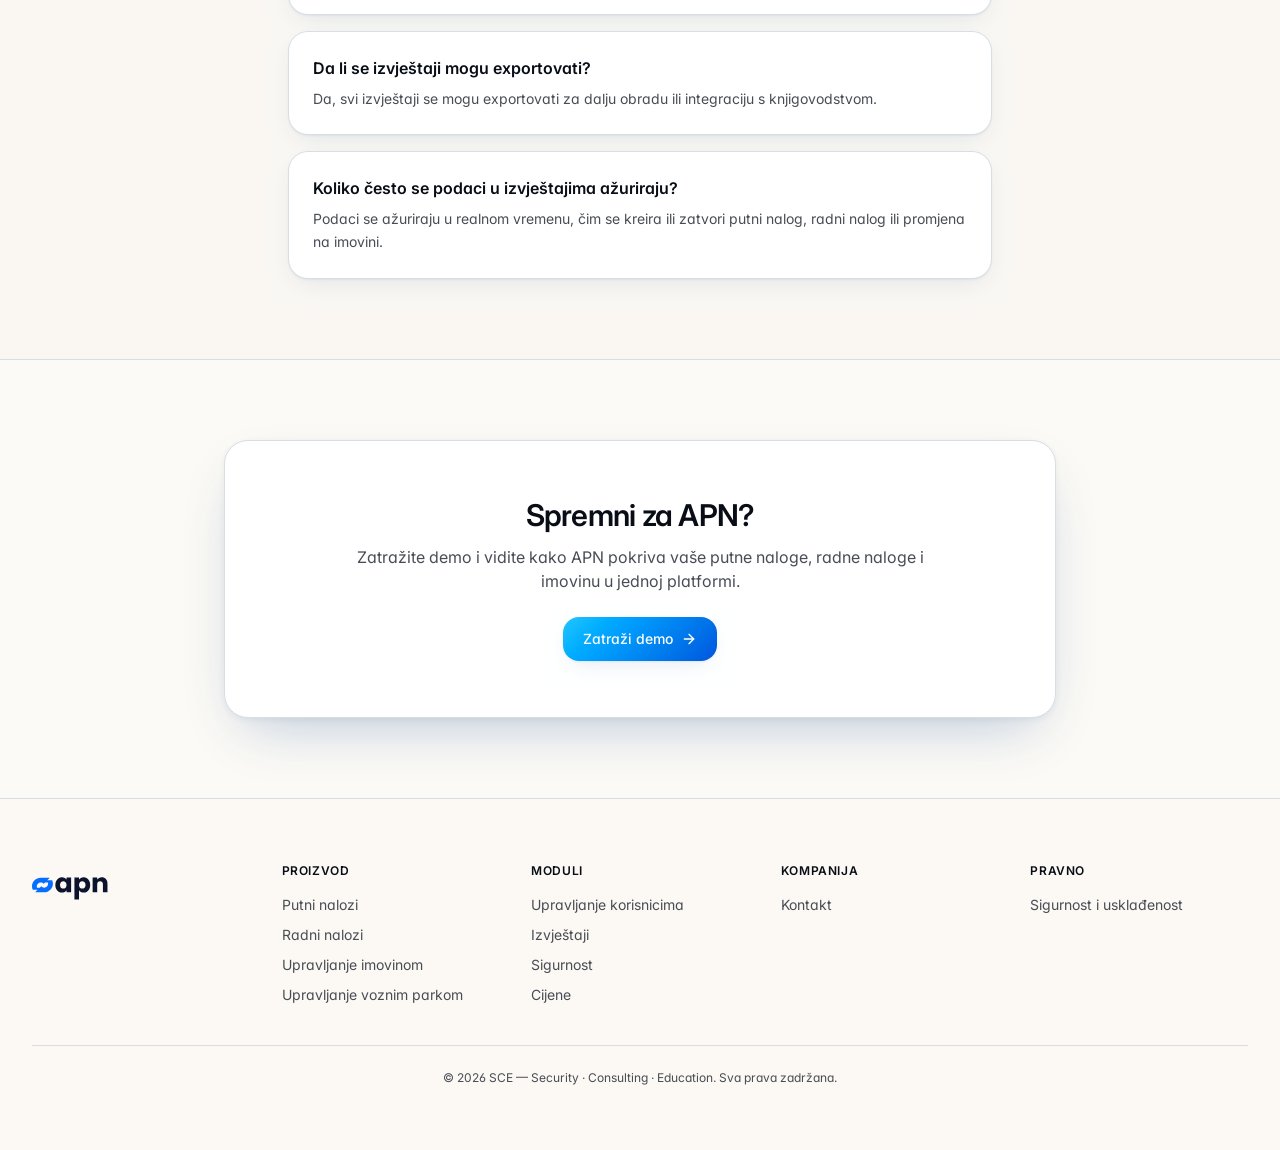
<file: izvjestaji/index.html>
<!doctype html>
<html lang="bs">
  <head>
    <meta charset="utf-8" />
    <meta name="viewport" content="width=device-width, initial-scale=1" />
    <link rel="preload" as="image" href="../apn-logo.svg" />
    <link rel="stylesheet" href="../styles.css" />
    <script src="../i18n.js" defer></script>
    <link
      rel="stylesheet"
      href="https://fonts.googleapis.com/css2?family=Inter:wght@400;500;600;700;800&amp;family=Instrument+Serif:ital@0;1&amp;display=swap"
      data-precedence="default"
    />
    <title>Izvještaji po uposleniku i imovini — analitika | APN</title>
    <meta name="description" content="Izvještaji po uposleniku i imovini u APN-u — analitika troškova i iskorištenosti, export za knjigovodstvo. Izvještaji po vozilu i asset-u za kompanije u BiH." />
    <meta name="author" content="SCE" />
    <meta property="og:title" content="Izvještaji po uposleniku i imovini — analitika | APN" />
    <meta property="og:description" content="Izvještaji po uposleniku i imovini u APN-u — analitika troškova i iskorištenosti, export za knjigovodstvo. Izvještaji po vozilu i asset-u za kompanije u BiH." />
    <meta property="og:type" content="website" />
    <meta property="og:url" content="https://e-po33.github.io/apn_landing_page/izvjestaji/" />
    <meta name="twitter:card" content="summary_large_image" />
    <meta name="twitter:site" content="@APN" />
    <link rel="canonical" href="https://e-po33.github.io/apn_landing_page/izvjestaji/" />
    <link rel="icon" href="../favicon.ico" type="image/x-icon" />
    <link rel="preconnect" href="https://fonts.googleapis.com" />
    <link
      rel="preconnect"
      href="https://fonts.gstatic.com"
      crossorigin="anonymous"
    />
  </head>
  <body class="overflow-x-hidden">
    <div class="min-h-screen bg-background text-foreground">
      <header class="sticky top-0 z-50 w-full">
        <div class="mx-auto mt-4 max-w-7xl px-6 lg:px-8">
          <div
            class="glass rounded-2xl px-4 py-2.5 flex items-center justify-between shadow-soft"
          >
            <a href="../" class="flex items-center gap-2.5"
              ><img src="../apn-logo.svg" alt="APN" class="h-9 w-auto" /></a
            >
            <nav
              class="header-nav items-center gap-6 text-sm text-ink-soft"
            >
              <a class="hover:text-ink transition" href="../#moduli" data-i18n="nav.moduli">Moduli</a
              ><a class="hover:text-ink transition" href="../#zasto" data-i18n="nav.zasto">Zašto APN</a
              ><a class="hover:text-ink transition" href="../#platforma" data-i18n="nav.platforma"
                >Platforma</a
              ><a class="hover:text-ink transition" href="../#sigurnost" data-i18n="nav.sigurnost"
                >Sigurnost</a
              ><a class="hover:text-ink transition" href="../#kontakt" data-i18n="nav.kontakt">Kontakt</a>
              <div class="lang-switch">
                <button
                  type="button"
                  id="lang-toggle"
                  class="lang-switch-btn"
                  aria-expanded="false"
                  aria-controls="lang-menu"
                  aria-label="Odaberite jezik"
                  data-i18n-aria-label="aria.lang_select"
                >
                  <svg
                    xmlns="http://www.w3.org/2000/svg"
                    width="24"
                    height="24"
                    viewBox="0 0 24 24"
                    fill="none"
                    stroke="currentColor"
                    stroke-width="2"
                    stroke-linecap="round"
                    stroke-linejoin="round"
                    class="lucide lucide-globe h-4 w-4"
                    aria-hidden="true"
                  >
                    <circle cx="12" cy="12" r="10"></circle>
                    <path d="M2 12h20"></path>
                    <path
                      d="M12 2a14.5 14.5 0 0 1 0 20 14.5 14.5 0 0 1 0-20"
                    ></path>
                  </svg>
                  <span id="lang-current">BS</span>
                  <svg
                    xmlns="http://www.w3.org/2000/svg"
                    width="24"
                    height="24"
                    viewBox="0 0 24 24"
                    fill="none"
                    stroke="currentColor"
                    stroke-width="2"
                    stroke-linecap="round"
                    stroke-linejoin="round"
                    class="lucide lucide-chevron-down h-3.5 w-3.5"
                    aria-hidden="true"
                  >
                    <path d="m6 9 6 6 6-6"></path>
                  </svg>
                </button>
                <div id="lang-menu" class="lang-menu" role="menu">
                  <button type="button" class="lang-option" data-lang="bs" role="menuitem">Bosanski</button>
                  <button type="button" class="lang-option" data-lang="en" role="menuitem">English</button>
                  <button type="button" class="lang-option" data-lang="de" role="menuitem">Deutsch</button>
                </div>
              </div>
            </nav>
            <div class="flex items-center gap-2">
              <a
                href="../#cta"
                class="hidden sm:inline-flex text-sm text-ink-soft hover:text-ink px-3 py-2"
                data-i18n="nav.prijava"
                >Prijava</a
              ><a
                href="../#kontakt"
                class="inline-flex items-center gap-1.5 rounded-lg amber-gradient text-white px-3.5 py-2 text-sm font-medium hover:opacity-90 transition"
                ><span data-i18n="nav.cta_demo">Zatraži demo</span>
                <svg
                  xmlns="http://www.w3.org/2000/svg"
                  width="24"
                  height="24"
                  viewBox="0 0 24 24"
                  fill="none"
                  stroke="currentColor"
                  stroke-width="2"
                  stroke-linecap="round"
                  stroke-linejoin="round"
                  class="lucide lucide-arrow-right h-3.5 w-3.5"
                  aria-hidden="true"
                >
                  <path d="M5 12h14"></path>
                  <path d="m12 5 7 7-7 7"></path></svg
              ></a>
              <button
                type="button"
                id="menu-toggle"
                aria-expanded="false"
                aria-controls="mobile-menu"
                aria-label="Otvori meni"
                data-i18n-aria-label="aria.menu_toggle"
                class="header-menu-toggle inline-flex items-center justify-center h-9 w-9 rounded-lg text-ink hover:bg-muted transition"
              >
                <svg
                  id="menu-icon-open"
                  xmlns="http://www.w3.org/2000/svg"
                  width="24"
                  height="24"
                  viewBox="0 0 24 24"
                  fill="none"
                  stroke="currentColor"
                  stroke-width="2"
                  stroke-linecap="round"
                  stroke-linejoin="round"
                  class="h-5 w-5"
                  aria-hidden="true"
                >
                  <path d="M4 12h16"></path>
                  <path d="M4 6h16"></path>
                  <path d="M4 18h16"></path>
                </svg>
                <svg
                  id="menu-icon-close"
                  xmlns="http://www.w3.org/2000/svg"
                  width="24"
                  height="24"
                  viewBox="0 0 24 24"
                  fill="none"
                  stroke="currentColor"
                  stroke-width="2"
                  stroke-linecap="round"
                  stroke-linejoin="round"
                  class="hidden h-5 w-5"
                  aria-hidden="true"
                >
                  <path d="M18 6 6 18"></path>
                  <path d="m6 6 12 12"></path>
                </svg>
              </button>
            </div>
          </div>
          <div
            id="mobile-menu"
            class="hidden mt-2 glass rounded-2xl shadow-soft p-2 flex flex-col"
          >
            <a
              class="px-4 py-3 rounded-xl text-sm text-ink-soft hover:text-ink hover:bg-muted transition"
              href="../#moduli"
              data-i18n="nav.moduli"
              >Moduli</a
            >
            <a
              class="px-4 py-3 rounded-xl text-sm text-ink-soft hover:text-ink hover:bg-muted transition"
              href="../#zasto"
              data-i18n="nav.zasto"
              >Zašto APN</a
            >
            <a
              class="px-4 py-3 rounded-xl text-sm text-ink-soft hover:text-ink hover:bg-muted transition"
              href="../#platforma"
              data-i18n="nav.platforma"
              >Platforma</a
            >
            <a
              class="px-4 py-3 rounded-xl text-sm text-ink-soft hover:text-ink hover:bg-muted transition"
              href="../#sigurnost"
              data-i18n="nav.sigurnost"
              >Sigurnost</a
            >
            <a
              class="px-4 py-3 rounded-xl text-sm text-ink-soft hover:text-ink hover:bg-muted transition"
              href="../#kontakt"
              data-i18n="nav.kontakt"
              >Kontakt</a
            >
            <div class="mt-1 mb-1 border-t border-border pt-3 px-4 lang-row" id="lang-row-mobile">
              <button type="button" class="lang-pill" data-lang="bs">BS</button>
              <button type="button" class="lang-pill" data-lang="en">EN</button>
              <button type="button" class="lang-pill" data-lang="de">DE</button>
            </div>
            <a
              class="px-4 py-3 rounded-xl text-sm text-ink-soft hover:text-ink hover:bg-muted transition"
              href="../#cta"
              data-i18n="nav.prijava"
              >Prijava</a
            >
            <a
              href="../#kontakt"
              class="mt-1 inline-flex items-center justify-center gap-1.5 rounded-xl amber-gradient text-white px-3.5 py-3 text-sm font-medium hover:opacity-90 transition"
              ><span data-i18n="nav.cta_demo">Zatraži demo</span>
              <svg
                xmlns="http://www.w3.org/2000/svg"
                width="24"
                height="24"
                viewBox="0 0 24 24"
                fill="none"
                stroke="currentColor"
                stroke-width="2"
                stroke-linecap="round"
                stroke-linejoin="round"
                class="h-3.5 w-3.5"
                aria-hidden="true"
              >
                <path d="M5 12h14"></path>
                <path d="m12 5 7 7-7 7"></path></svg
              ></a
            >
          </div>
        </div>
      </header>
      <main>
        <section class="relative overflow-hidden hero-gradient pb-16 pt-12">
          <div class="absolute inset-0 -z-10 grid-bg opacity-60"></div>
          <div class="mx-auto w-full max-w-4xl px-6 lg:px-8 text-center">
            <div class="text-xs text-ink-soft">
              <a class="hover:text-ink transition" href="../">Početna</a> / Izvještaji
            </div>
            <div
              class="mt-4 inline-flex items-center gap-2 rounded-full border border-border bg-surface-elevated/80 px-3 py-1 text-xs font-medium text-ink-soft shadow-soft"
            >
              <span class="h-1.5 w-1.5 rounded-full bg-primary"></span>Izvještaji
            </div>
            <h1
              class="mt-6 text-4xl md:text-5xl font-semibold tracking-tight text-ink leading-[1.1]"
            >
              Izvještaji po uposleniku i imovini — analitika za APN korisnike
            </h1>
            <p class="mt-6 text-lg text-ink-soft leading-relaxed max-w-2xl mx-auto">
              Izvještaji po uposleniku i imovini pokazuju precizne podatke za svakog zaposlenika i svaku jedinicu imovine, bez ručne konsolidacije podataka.
            </p>
            <div class="mt-8 flex flex-wrap items-center justify-center gap-3">
              <a
                href="../#kontakt"
                class="inline-flex items-center gap-2 rounded-xl amber-gradient text-white px-5 py-3 text-sm font-medium hover:opacity-90 transition shadow-soft"
                >Zatraži demo
                <svg
                      xmlns="http://www.w3.org/2000/svg"
                      width="24"
                      height="24"
                      viewBox="0 0 24 24"
                      fill="none"
                      stroke="currentColor"
                      stroke-width="2"
                      stroke-linecap="round"
                      stroke-linejoin="round"
                      class="lucide lucide-arrow-right h-4 w-4"
                      aria-hidden="true"
                    >
                      <path d="M5 12h14"></path>
                      <path d="m12 5 7 7-7 7"></path>
                    </svg></a
              ><a
                href="../"
                class="inline-flex items-center gap-2 rounded-xl border border-border bg-surface-elevated/70 px-5 py-3 text-sm font-medium text-ink hover:bg-surface-elevated transition"
                >Nazad na početnu</a
              >
            </div>
          </div>
        </section>
        <section class="py-20">
          <div class="mx-auto w-full max-w-4xl px-6 lg:px-8 space-y-14">
            <div>
              <h2 class="text-2xl md:text-3xl font-semibold tracking-tight text-ink leading-[1.2]">
                Izvještaji po uposleniku i imovini
              </h2>
              <p class="mt-4 text-base text-ink-soft leading-relaxed">
                Izvještaji po uposleniku i imovini pokazuju precizne podatke za svakog zaposlenika i svaku jedinicu imovine — od putnih naloga i kilometraže do dodijeljene opreme. Ovo eliminiše ručnu konsolidaciju podataka iz više izvora.
              </p>
            </div>
            <div>
              <h2 class="text-2xl md:text-3xl font-semibold tracking-tight text-ink leading-[1.2]">
                Analitika troškova i iskorištenosti
              </h2>
              <p class="mt-4 text-base text-ink-soft leading-relaxed">
                Analitika troškova i iskorištenosti agregira podatke iz putnih naloga, radnih naloga i asset registra, pokazujući gdje se troši najviše resursa. Menadžment dobija pregled po timu, lokaciji ili vremenskom periodu bez dodatne obrade podataka.
              </p>
            </div>
            <div>
              <h2 class="text-2xl md:text-3xl font-semibold tracking-tight text-ink leading-[1.2]">
                Izvještaji po vozilu i asset-u
              </h2>
              <p class="mt-4 text-base text-ink-soft leading-relaxed">
                Za kompanije s voznim parkom, izvještaji po vozilu prikazuju kilometražu, troškove goriva i servisa po svakom vozilu. Isti princip se primjenjuje na bilo koju klasu imovine iz registra imovine.
              </p>
            </div>
            <div>
              <h2 class="text-2xl md:text-3xl font-semibold tracking-tight text-ink leading-[1.2]">
                Export i integracija s knjigovodstvom
              </h2>
              <p class="mt-4 text-base text-ink-soft leading-relaxed">
                Svi izvještaji mogu se exportovati za dalju obradu u knjigovodstvenim ili ERP sistemima. Ovo skraćuje vrijeme pripreme mjesečnih i godišnjih izvještaja za upravu.
              </p>
            </div>
          </div>
        </section>
        <section class="py-20 bg-surface/50 border-y border-border">
          <div class="mx-auto w-full max-w-3xl px-6 lg:px-8">
            <h2 class="text-2xl md:text-3xl font-semibold tracking-tight text-ink text-center">
              Često postavljana pitanja
            </h2>
            <div class="mt-10 space-y-4">
              <div
                class="rounded-2xl border border-border bg-surface-elevated p-6 shadow-soft"
              >
                <h3 class="text-base font-semibold text-ink">Kakvi se izvještaji mogu generisati u APN-u?</h3>
                <p class="mt-2 text-sm text-ink-soft leading-relaxed">Izvještaji po uposleniku, vozilu, asset-u i timu, uključujući troškove, kilometražu i iskorištenost imovine.</p>
              </div>
              <div
                class="rounded-2xl border border-border bg-surface-elevated p-6 shadow-soft"
              >
                <h3 class="text-base font-semibold text-ink">Da li se izvještaji mogu exportovati?</h3>
                <p class="mt-2 text-sm text-ink-soft leading-relaxed">Da, svi izvještaji se mogu exportovati za dalju obradu ili integraciju s knjigovodstvom.</p>
              </div>
              <div
                class="rounded-2xl border border-border bg-surface-elevated p-6 shadow-soft"
              >
                <h3 class="text-base font-semibold text-ink">Koliko često se podaci u izvještajima ažuriraju?</h3>
                <p class="mt-2 text-sm text-ink-soft leading-relaxed">Podaci se ažuriraju u realnom vremenu, čim se kreira ili zatvori putni nalog, radni nalog ili promjena na imovini.</p>
              </div>
            </div>
          </div>
        </section>
        <section class="py-20">
          <div class="mx-auto w-full max-w-4xl px-6 lg:px-8">
            <div
              class="relative overflow-hidden rounded-3xl border border-border bg-surface-elevated p-10 md:p-14 shadow-window text-center"
            >
              <div class="absolute inset-0 -z-10 hero-gradient"></div>
              <div class="absolute inset-0 -z-10 grid-bg opacity-40"></div>
              <h2 class="text-2xl md:text-3xl font-semibold tracking-tight text-ink">
                Spremni za APN?
              </h2>
              <p class="mt-3 text-base text-ink-soft max-w-xl mx-auto">
                Zatražite demo i vidite kako APN pokriva vaše putne naloge, radne
                naloge i imovinu u jednoj platformi.
              </p>
              <div class="mt-6 flex flex-wrap items-center justify-center gap-3">
                <a
                  href="../#kontakt"
                  class="inline-flex items-center gap-2 rounded-xl amber-gradient text-white px-5 py-3 text-sm font-medium hover:opacity-90 transition shadow-soft"
                  >Zatraži demo
                  <svg
                      xmlns="http://www.w3.org/2000/svg"
                      width="24"
                      height="24"
                      viewBox="0 0 24 24"
                      fill="none"
                      stroke="currentColor"
                      stroke-width="2"
                      stroke-linecap="round"
                      stroke-linejoin="round"
                      class="lucide lucide-arrow-right h-4 w-4"
                      aria-hidden="true"
                    >
                      <path d="M5 12h14"></path>
                      <path d="m12 5 7 7-7 7"></path>
                    </svg></a
                >
              </div>
            </div>
          </div>
        </section>
      </main>
      <footer class="border-t border-border py-16 bg-surface/40">
        <div class="mx-auto w-full max-w-7xl px-6 lg:px-8">
          <div class="grid grid-cols-2 gap-8 md:grid-cols-5">
            <div class="col-span-2 md:col-span-1">
              <div class="flex items-center gap-3">
                <img src="../apn-logo.svg" alt="APN" class="h-10 w-auto" />
              </div>
            </div>
            <div>
              <div
                class="text-xs font-semibold text-ink uppercase tracking-wider"
                data-i18n="footer.col_product"
              >
                Proizvod
              </div>
              <ul class="mt-4 space-y-2.5 text-sm text-ink-soft">
                <li>
                  <a class="hover:text-ink transition" href="../putni-nalozi/" data-i18n="footer.link_putni_nalozi">Putni nalozi</a>
                </li>
                <li>
                  <a class="hover:text-ink transition" href="../radni-nalozi/" data-i18n="footer.link_radni_nalozi">Radni nalozi</a>
                </li>
                <li>
                  <a class="hover:text-ink transition" href="../asset-management/" data-i18n="footer.link_asset_management">Upravljanje imovinom</a>
                </li>
                <li>
                  <a class="hover:text-ink transition" href="../fleet-management/" data-i18n="footer.link_fleet_management">Upravljanje voznim parkom</a>
                </li>
              </ul>
            </div>
            <div>
              <div
                class="text-xs font-semibold text-ink uppercase tracking-wider"
                data-i18n="nav.moduli"
              >
                Moduli
              </div>
              <ul class="mt-4 space-y-2.5 text-sm text-ink-soft">
                <li>
                  <a class="hover:text-ink transition" href="../user-management/" data-i18n="footer.link_user_management">Upravljanje korisnicima</a>
                </li>
                <li>
                  <a class="hover:text-ink transition" href="../izvjestaji/" data-i18n="footer.link_izvjestaji">Izvještaji</a>
                </li>
                <li>
                  <a class="hover:text-ink transition" href="../sigurnost/" data-i18n="nav.sigurnost">Sigurnost</a>
                </li>
                <li>
                  <a class="hover:text-ink transition" href="../#cta" data-i18n="footer.link_cijene">Cijene</a>
                </li>
              </ul>
            </div>
            <div>
              <div
                class="text-xs font-semibold text-ink uppercase tracking-wider"
                data-i18n="footer.col_company"
              >
                Kompanija
              </div>
              <ul class="mt-4 space-y-2.5 text-sm text-ink-soft">
                <li>
                  <a class="hover:text-ink transition" href="../#kontakt" data-i18n="nav.kontakt">Kontakt</a>
                </li>
              </ul>
            </div>
            <div>
              <div
                class="text-xs font-semibold text-ink uppercase tracking-wider"
                data-i18n="footer.col_legal"
              >
                Pravno
              </div>
              <ul class="mt-4 space-y-2.5 text-sm text-ink-soft">
                <li>
                  <a class="hover:text-ink transition" href="../sigurnost/" data-i18n="footer.link_sigurnost_compliance">Sigurnost i usklađenost</a>
                </li>
              </ul>
            </div>
          </div>
          <div
            class="mt-10 border-t border-border pt-6 text-center text-xs text-ink-soft"
          >
            ©
            <!-- -->2026<!-- -->
            SCE — Security · Consulting · Education.
            <span data-i18n="footer.rights">Sva prava zadržana.</span>
          </div>
        </div>
      </footer>
    </div>
    <script>
      (function () {
        var toggle = document.getElementById("menu-toggle");
        var menu = document.getElementById("mobile-menu");
        var iconOpen = document.getElementById("menu-icon-open");
        var iconClose = document.getElementById("menu-icon-close");
        if (!toggle || !menu) return;

        function closeMenu() {
          menu.classList.add("hidden");
          iconOpen.classList.remove("hidden");
          iconClose.classList.add("hidden");
          toggle.setAttribute("aria-expanded", "false");
        }

        function openMenu() {
          menu.classList.remove("hidden");
          iconOpen.classList.add("hidden");
          iconClose.classList.remove("hidden");
          toggle.setAttribute("aria-expanded", "true");
        }

        toggle.addEventListener("click", function () {
          var isOpen = toggle.getAttribute("aria-expanded") === "true";
          if (isOpen) {
            closeMenu();
          } else {
            openMenu();
          }
        });

        menu.querySelectorAll("a").forEach(function (link) {
          link.addEventListener("click", closeMenu);
        });

        window.addEventListener("resize", function () {
          if (window.innerWidth >= 1200) closeMenu();
        });
      })();
    </script>
  </body>
</html>
</file>
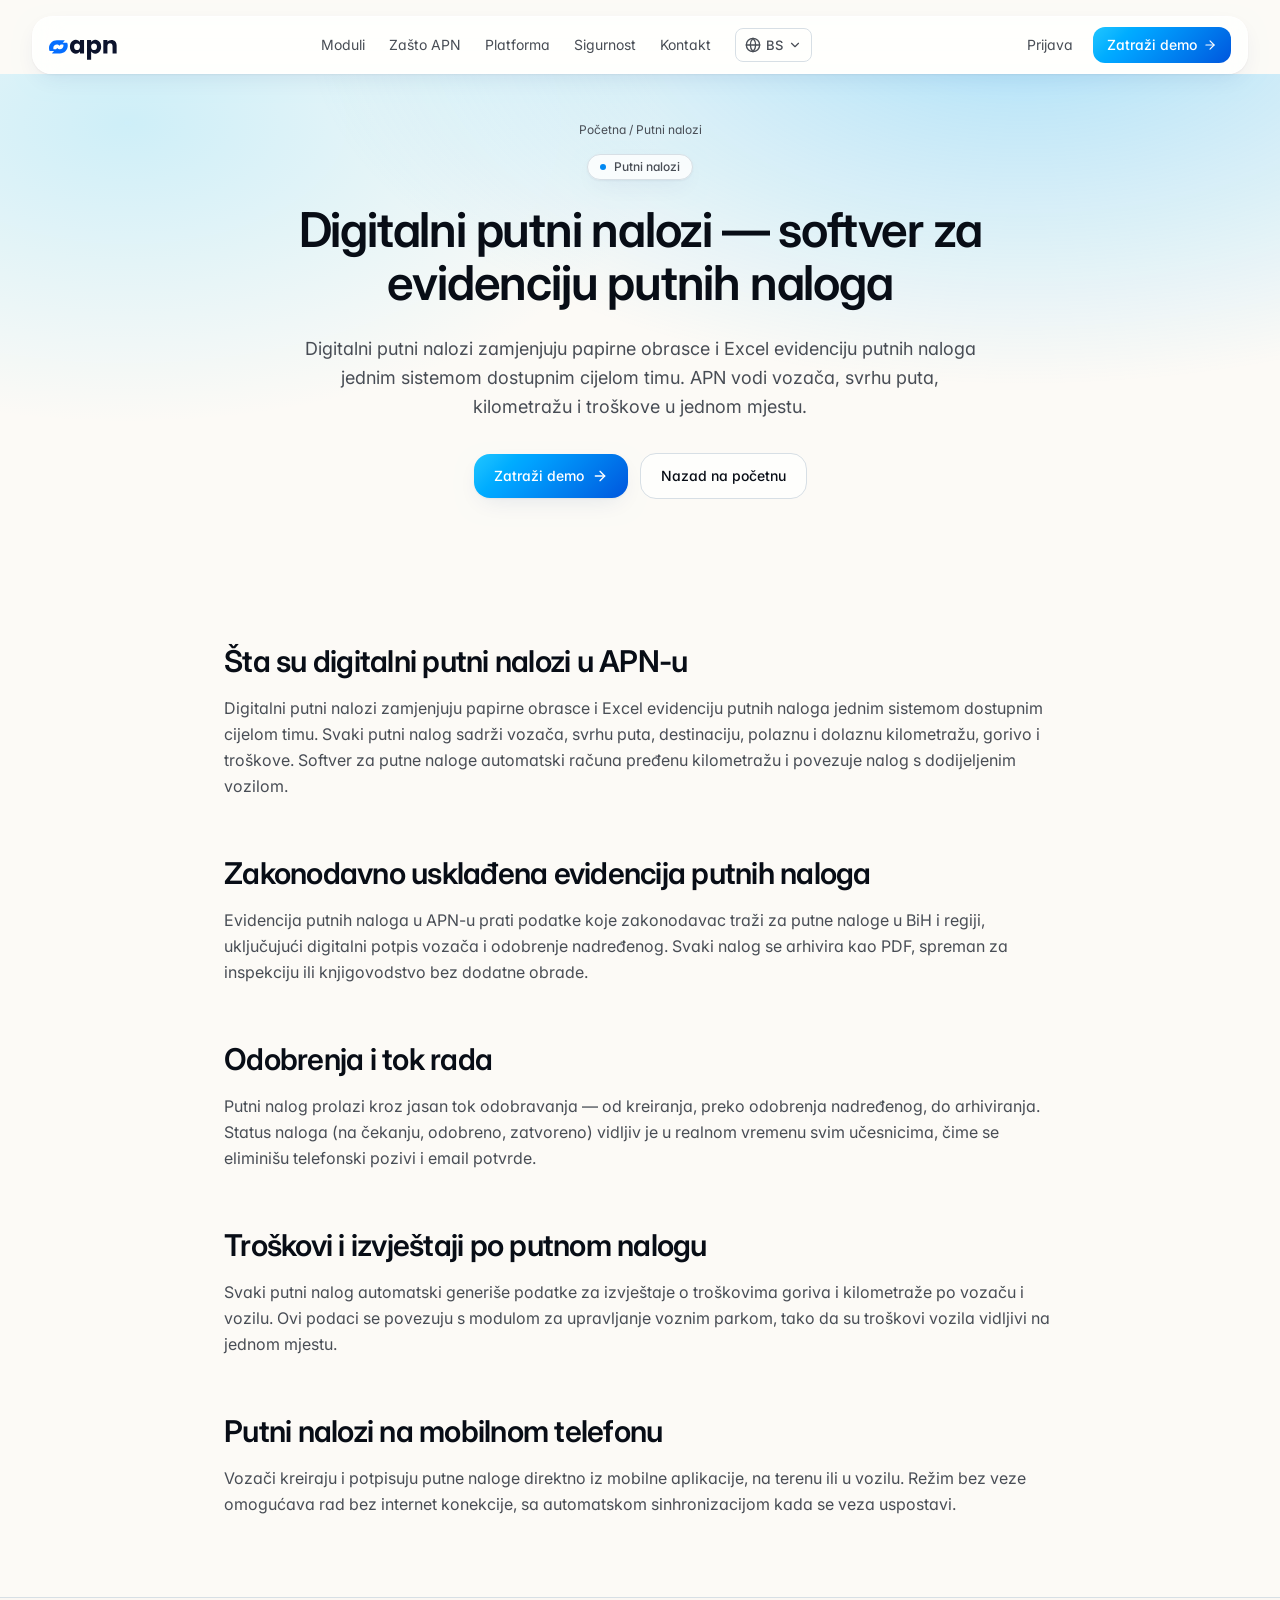
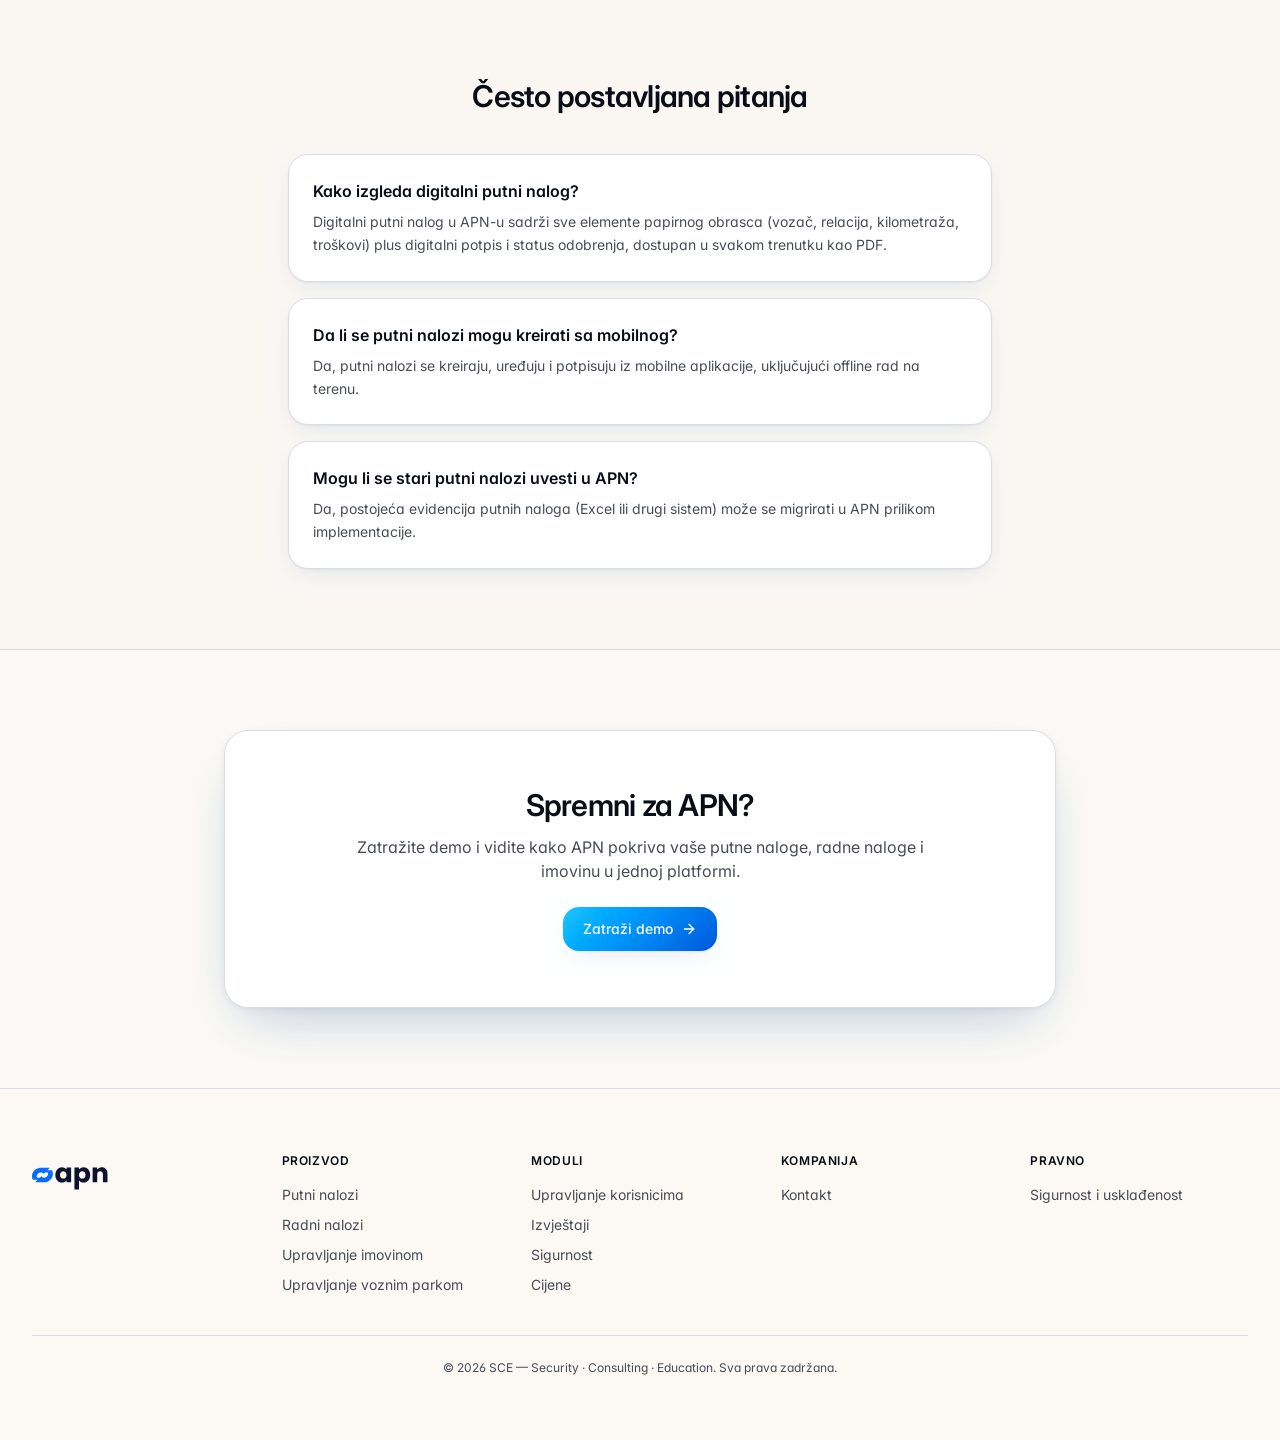
<file: putni-nalozi/index.html>
<!doctype html>
<html lang="bs">
  <head>
    <meta charset="utf-8" />
    <meta name="viewport" content="width=device-width, initial-scale=1" />
    <link rel="preload" as="image" href="../apn-logo.svg" />
    <link rel="stylesheet" href="../styles.css" />
    <script src="../i18n.js" defer></script>
    <link
      rel="stylesheet"
      href="https://fonts.googleapis.com/css2?family=Inter:wght@400;500;600;700;800&amp;family=Instrument+Serif:ital@0;1&amp;display=swap"
      data-precedence="default"
    />
    <title>Digitalni putni nalozi — softver za evidenciju | APN</title>
    <meta name="description" content="Digitalni putni nalozi i evidencija putnih naloga u APN-u — zakonodavno usklađeni, s digitalnim potpisom i PDF arhivom. Softver za putne naloge za kompanije u BiH." />
    <meta name="author" content="SCE" />
    <meta property="og:title" content="Digitalni putni nalozi — softver za evidenciju | APN" />
    <meta property="og:description" content="Digitalni putni nalozi i evidencija putnih naloga u APN-u — zakonodavno usklađeni, s digitalnim potpisom i PDF arhivom. Softver za putne naloge za kompanije u BiH." />
    <meta property="og:type" content="website" />
    <meta property="og:url" content="https://e-po33.github.io/apn_landing_page/putni-nalozi/" />
    <meta name="twitter:card" content="summary_large_image" />
    <meta name="twitter:site" content="@APN" />
    <link rel="canonical" href="https://e-po33.github.io/apn_landing_page/putni-nalozi/" />
    <link rel="icon" href="../favicon.ico" type="image/x-icon" />
    <link rel="preconnect" href="https://fonts.googleapis.com" />
    <link
      rel="preconnect"
      href="https://fonts.gstatic.com"
      crossorigin="anonymous"
    />
  </head>
  <body class="overflow-x-hidden">
    <div class="min-h-screen bg-background text-foreground">
      <header class="sticky top-0 z-50 w-full">
        <div class="mx-auto mt-4 max-w-7xl px-6 lg:px-8">
          <div
            class="glass rounded-2xl px-4 py-2.5 flex items-center justify-between shadow-soft"
          >
            <a href="../" class="flex items-center gap-2.5"
              ><img src="../apn-logo.svg" alt="APN" class="h-9 w-auto" /></a
            >
            <nav
              class="header-nav items-center gap-6 text-sm text-ink-soft"
            >
              <a class="hover:text-ink transition" href="../#moduli" data-i18n="nav.moduli">Moduli</a
              ><a class="hover:text-ink transition" href="../#zasto" data-i18n="nav.zasto">Zašto APN</a
              ><a class="hover:text-ink transition" href="../#platforma" data-i18n="nav.platforma"
                >Platforma</a
              ><a class="hover:text-ink transition" href="../#sigurnost" data-i18n="nav.sigurnost"
                >Sigurnost</a
              ><a class="hover:text-ink transition" href="../#kontakt" data-i18n="nav.kontakt">Kontakt</a>
              <div class="lang-switch">
                <button
                  type="button"
                  id="lang-toggle"
                  class="lang-switch-btn"
                  aria-expanded="false"
                  aria-controls="lang-menu"
                  aria-label="Odaberite jezik"
                  data-i18n-aria-label="aria.lang_select"
                >
                  <svg
                    xmlns="http://www.w3.org/2000/svg"
                    width="24"
                    height="24"
                    viewBox="0 0 24 24"
                    fill="none"
                    stroke="currentColor"
                    stroke-width="2"
                    stroke-linecap="round"
                    stroke-linejoin="round"
                    class="lucide lucide-globe h-4 w-4"
                    aria-hidden="true"
                  >
                    <circle cx="12" cy="12" r="10"></circle>
                    <path d="M2 12h20"></path>
                    <path
                      d="M12 2a14.5 14.5 0 0 1 0 20 14.5 14.5 0 0 1 0-20"
                    ></path>
                  </svg>
                  <span id="lang-current">BS</span>
                  <svg
                    xmlns="http://www.w3.org/2000/svg"
                    width="24"
                    height="24"
                    viewBox="0 0 24 24"
                    fill="none"
                    stroke="currentColor"
                    stroke-width="2"
                    stroke-linecap="round"
                    stroke-linejoin="round"
                    class="lucide lucide-chevron-down h-3.5 w-3.5"
                    aria-hidden="true"
                  >
                    <path d="m6 9 6 6 6-6"></path>
                  </svg>
                </button>
                <div id="lang-menu" class="lang-menu" role="menu">
                  <button type="button" class="lang-option" data-lang="bs" role="menuitem">Bosanski</button>
                  <button type="button" class="lang-option" data-lang="en" role="menuitem">English</button>
                  <button type="button" class="lang-option" data-lang="de" role="menuitem">Deutsch</button>
                </div>
              </div>
            </nav>
            <div class="flex items-center gap-2">
              <a
                href="../#cta"
                class="hidden sm:inline-flex text-sm text-ink-soft hover:text-ink px-3 py-2"
                data-i18n="nav.prijava"
                >Prijava</a
              ><a
                href="../#kontakt"
                class="inline-flex items-center gap-1.5 rounded-lg amber-gradient text-white px-3.5 py-2 text-sm font-medium hover:opacity-90 transition"
                ><span data-i18n="nav.cta_demo">Zatraži demo</span>
                <svg
                  xmlns="http://www.w3.org/2000/svg"
                  width="24"
                  height="24"
                  viewBox="0 0 24 24"
                  fill="none"
                  stroke="currentColor"
                  stroke-width="2"
                  stroke-linecap="round"
                  stroke-linejoin="round"
                  class="lucide lucide-arrow-right h-3.5 w-3.5"
                  aria-hidden="true"
                >
                  <path d="M5 12h14"></path>
                  <path d="m12 5 7 7-7 7"></path></svg
              ></a>
              <button
                type="button"
                id="menu-toggle"
                aria-expanded="false"
                aria-controls="mobile-menu"
                aria-label="Otvori meni"
                data-i18n-aria-label="aria.menu_toggle"
                class="header-menu-toggle inline-flex items-center justify-center h-9 w-9 rounded-lg text-ink hover:bg-muted transition"
              >
                <svg
                  id="menu-icon-open"
                  xmlns="http://www.w3.org/2000/svg"
                  width="24"
                  height="24"
                  viewBox="0 0 24 24"
                  fill="none"
                  stroke="currentColor"
                  stroke-width="2"
                  stroke-linecap="round"
                  stroke-linejoin="round"
                  class="h-5 w-5"
                  aria-hidden="true"
                >
                  <path d="M4 12h16"></path>
                  <path d="M4 6h16"></path>
                  <path d="M4 18h16"></path>
                </svg>
                <svg
                  id="menu-icon-close"
                  xmlns="http://www.w3.org/2000/svg"
                  width="24"
                  height="24"
                  viewBox="0 0 24 24"
                  fill="none"
                  stroke="currentColor"
                  stroke-width="2"
                  stroke-linecap="round"
                  stroke-linejoin="round"
                  class="hidden h-5 w-5"
                  aria-hidden="true"
                >
                  <path d="M18 6 6 18"></path>
                  <path d="m6 6 12 12"></path>
                </svg>
              </button>
            </div>
          </div>
          <div
            id="mobile-menu"
            class="hidden mt-2 glass rounded-2xl shadow-soft p-2 flex flex-col"
          >
            <a
              class="px-4 py-3 rounded-xl text-sm text-ink-soft hover:text-ink hover:bg-muted transition"
              href="../#moduli"
              data-i18n="nav.moduli"
              >Moduli</a
            >
            <a
              class="px-4 py-3 rounded-xl text-sm text-ink-soft hover:text-ink hover:bg-muted transition"
              href="../#zasto"
              data-i18n="nav.zasto"
              >Zašto APN</a
            >
            <a
              class="px-4 py-3 rounded-xl text-sm text-ink-soft hover:text-ink hover:bg-muted transition"
              href="../#platforma"
              data-i18n="nav.platforma"
              >Platforma</a
            >
            <a
              class="px-4 py-3 rounded-xl text-sm text-ink-soft hover:text-ink hover:bg-muted transition"
              href="../#sigurnost"
              data-i18n="nav.sigurnost"
              >Sigurnost</a
            >
            <a
              class="px-4 py-3 rounded-xl text-sm text-ink-soft hover:text-ink hover:bg-muted transition"
              href="../#kontakt"
              data-i18n="nav.kontakt"
              >Kontakt</a
            >
            <div class="mt-1 mb-1 border-t border-border pt-3 px-4 lang-row" id="lang-row-mobile">
              <button type="button" class="lang-pill" data-lang="bs">BS</button>
              <button type="button" class="lang-pill" data-lang="en">EN</button>
              <button type="button" class="lang-pill" data-lang="de">DE</button>
            </div>
            <a
              class="px-4 py-3 rounded-xl text-sm text-ink-soft hover:text-ink hover:bg-muted transition"
              href="../#cta"
              data-i18n="nav.prijava"
              >Prijava</a
            >
            <a
              href="../#kontakt"
              class="mt-1 inline-flex items-center justify-center gap-1.5 rounded-xl amber-gradient text-white px-3.5 py-3 text-sm font-medium hover:opacity-90 transition"
              ><span data-i18n="nav.cta_demo">Zatraži demo</span>
              <svg
                xmlns="http://www.w3.org/2000/svg"
                width="24"
                height="24"
                viewBox="0 0 24 24"
                fill="none"
                stroke="currentColor"
                stroke-width="2"
                stroke-linecap="round"
                stroke-linejoin="round"
                class="h-3.5 w-3.5"
                aria-hidden="true"
              >
                <path d="M5 12h14"></path>
                <path d="m12 5 7 7-7 7"></path></svg
              ></a
            >
          </div>
        </div>
      </header>
      <main>
        <section class="relative overflow-hidden hero-gradient pb-16 pt-12">
          <div class="absolute inset-0 -z-10 grid-bg opacity-60"></div>
          <div class="mx-auto w-full max-w-4xl px-6 lg:px-8 text-center">
            <div class="text-xs text-ink-soft">
              <a class="hover:text-ink transition" href="../">Početna</a> / Putni nalozi
            </div>
            <div
              class="mt-4 inline-flex items-center gap-2 rounded-full border border-border bg-surface-elevated/80 px-3 py-1 text-xs font-medium text-ink-soft shadow-soft"
            >
              <span class="h-1.5 w-1.5 rounded-full bg-primary"></span>Putni nalozi
            </div>
            <h1
              class="mt-6 text-4xl md:text-5xl font-semibold tracking-tight text-ink leading-[1.1]"
            >
              Digitalni putni nalozi — softver za evidenciju putnih naloga
            </h1>
            <p class="mt-6 text-lg text-ink-soft leading-relaxed max-w-2xl mx-auto">
              Digitalni putni nalozi zamjenjuju papirne obrasce i Excel evidenciju putnih naloga jednim sistemom dostupnim cijelom timu. APN vodi vozača, svrhu puta, kilometražu i troškove u jednom mjestu.
            </p>
            <div class="mt-8 flex flex-wrap items-center justify-center gap-3">
              <a
                href="../#kontakt"
                class="inline-flex items-center gap-2 rounded-xl amber-gradient text-white px-5 py-3 text-sm font-medium hover:opacity-90 transition shadow-soft"
                >Zatraži demo
                <svg
                      xmlns="http://www.w3.org/2000/svg"
                      width="24"
                      height="24"
                      viewBox="0 0 24 24"
                      fill="none"
                      stroke="currentColor"
                      stroke-width="2"
                      stroke-linecap="round"
                      stroke-linejoin="round"
                      class="lucide lucide-arrow-right h-4 w-4"
                      aria-hidden="true"
                    >
                      <path d="M5 12h14"></path>
                      <path d="m12 5 7 7-7 7"></path>
                    </svg></a
              ><a
                href="../"
                class="inline-flex items-center gap-2 rounded-xl border border-border bg-surface-elevated/70 px-5 py-3 text-sm font-medium text-ink hover:bg-surface-elevated transition"
                >Nazad na početnu</a
              >
            </div>
          </div>
        </section>
        <section class="py-20">
          <div class="mx-auto w-full max-w-4xl px-6 lg:px-8 space-y-14">
            <div>
              <h2 class="text-2xl md:text-3xl font-semibold tracking-tight text-ink leading-[1.2]">
                Šta su digitalni putni nalozi u APN-u
              </h2>
              <p class="mt-4 text-base text-ink-soft leading-relaxed">
                Digitalni putni nalozi zamjenjuju papirne obrasce i Excel evidenciju putnih naloga jednim sistemom dostupnim cijelom timu. Svaki putni nalog sadrži vozača, svrhu puta, destinaciju, polaznu i dolaznu kilometražu, gorivo i troškove. Softver za putne naloge automatski računa pređenu kilometražu i povezuje nalog s dodijeljenim vozilom.
              </p>
            </div>
            <div>
              <h2 class="text-2xl md:text-3xl font-semibold tracking-tight text-ink leading-[1.2]">
                Zakonodavno usklađena evidencija putnih naloga
              </h2>
              <p class="mt-4 text-base text-ink-soft leading-relaxed">
                Evidencija putnih naloga u APN-u prati podatke koje zakonodavac traži za putne naloge u BiH i regiji, uključujući digitalni potpis vozača i odobrenje nadređenog. Svaki nalog se arhivira kao PDF, spreman za inspekciju ili knjigovodstvo bez dodatne obrade.
              </p>
            </div>
            <div>
              <h2 class="text-2xl md:text-3xl font-semibold tracking-tight text-ink leading-[1.2]">
                Odobrenja i tok rada
              </h2>
              <p class="mt-4 text-base text-ink-soft leading-relaxed">
                Putni nalog prolazi kroz jasan tok odobravanja — od kreiranja, preko odobrenja nadređenog, do arhiviranja. Status naloga (na čekanju, odobreno, zatvoreno) vidljiv je u realnom vremenu svim učesnicima, čime se eliminišu telefonski pozivi i email potvrde.
              </p>
            </div>
            <div>
              <h2 class="text-2xl md:text-3xl font-semibold tracking-tight text-ink leading-[1.2]">
                Troškovi i izvještaji po putnom nalogu
              </h2>
              <p class="mt-4 text-base text-ink-soft leading-relaxed">
                Svaki putni nalog automatski generiše podatke za izvještaje o troškovima goriva i kilometraže po vozaču i vozilu. Ovi podaci se povezuju s modulom za upravljanje voznim parkom, tako da su troškovi vozila vidljivi na jednom mjestu.
              </p>
            </div>
            <div>
              <h2 class="text-2xl md:text-3xl font-semibold tracking-tight text-ink leading-[1.2]">
                Putni nalozi na mobilnom telefonu
              </h2>
              <p class="mt-4 text-base text-ink-soft leading-relaxed">
                Vozači kreiraju i potpisuju putne naloge direktno iz mobilne aplikacije, na terenu ili u vozilu. Režim bez veze omogućava rad bez internet konekcije, sa automatskom sinhronizacijom kada se veza uspostavi.
              </p>
            </div>
          </div>
        </section>
        <section class="py-20 bg-surface/50 border-y border-border">
          <div class="mx-auto w-full max-w-3xl px-6 lg:px-8">
            <h2 class="text-2xl md:text-3xl font-semibold tracking-tight text-ink text-center">
              Često postavljana pitanja
            </h2>
            <div class="mt-10 space-y-4">
              <div
                class="rounded-2xl border border-border bg-surface-elevated p-6 shadow-soft"
              >
                <h3 class="text-base font-semibold text-ink">Kako izgleda digitalni putni nalog?</h3>
                <p class="mt-2 text-sm text-ink-soft leading-relaxed">Digitalni putni nalog u APN-u sadrži sve elemente papirnog obrasca (vozač, relacija, kilometraža, troškovi) plus digitalni potpis i status odobrenja, dostupan u svakom trenutku kao PDF.</p>
              </div>
              <div
                class="rounded-2xl border border-border bg-surface-elevated p-6 shadow-soft"
              >
                <h3 class="text-base font-semibold text-ink">Da li se putni nalozi mogu kreirati sa mobilnog?</h3>
                <p class="mt-2 text-sm text-ink-soft leading-relaxed">Da, putni nalozi se kreiraju, uređuju i potpisuju iz mobilne aplikacije, uključujući offline rad na terenu.</p>
              </div>
              <div
                class="rounded-2xl border border-border bg-surface-elevated p-6 shadow-soft"
              >
                <h3 class="text-base font-semibold text-ink">Mogu li se stari putni nalozi uvesti u APN?</h3>
                <p class="mt-2 text-sm text-ink-soft leading-relaxed">Da, postojeća evidencija putnih naloga (Excel ili drugi sistem) može se migrirati u APN prilikom implementacije.</p>
              </div>
            </div>
          </div>
        </section>
        <section class="py-20">
          <div class="mx-auto w-full max-w-4xl px-6 lg:px-8">
            <div
              class="relative overflow-hidden rounded-3xl border border-border bg-surface-elevated p-10 md:p-14 shadow-window text-center"
            >
              <div class="absolute inset-0 -z-10 hero-gradient"></div>
              <div class="absolute inset-0 -z-10 grid-bg opacity-40"></div>
              <h2 class="text-2xl md:text-3xl font-semibold tracking-tight text-ink">
                Spremni za APN?
              </h2>
              <p class="mt-3 text-base text-ink-soft max-w-xl mx-auto">
                Zatražite demo i vidite kako APN pokriva vaše putne naloge, radne
                naloge i imovinu u jednoj platformi.
              </p>
              <div class="mt-6 flex flex-wrap items-center justify-center gap-3">
                <a
                  href="../#kontakt"
                  class="inline-flex items-center gap-2 rounded-xl amber-gradient text-white px-5 py-3 text-sm font-medium hover:opacity-90 transition shadow-soft"
                  >Zatraži demo
                  <svg
                      xmlns="http://www.w3.org/2000/svg"
                      width="24"
                      height="24"
                      viewBox="0 0 24 24"
                      fill="none"
                      stroke="currentColor"
                      stroke-width="2"
                      stroke-linecap="round"
                      stroke-linejoin="round"
                      class="lucide lucide-arrow-right h-4 w-4"
                      aria-hidden="true"
                    >
                      <path d="M5 12h14"></path>
                      <path d="m12 5 7 7-7 7"></path>
                    </svg></a
                >
              </div>
            </div>
          </div>
        </section>
      </main>
      <footer class="border-t border-border py-16 bg-surface/40">
        <div class="mx-auto w-full max-w-7xl px-6 lg:px-8">
          <div class="grid grid-cols-2 gap-8 md:grid-cols-5">
            <div class="col-span-2 md:col-span-1">
              <div class="flex items-center gap-3">
                <img src="../apn-logo.svg" alt="APN" class="h-10 w-auto" />
              </div>
            </div>
            <div>
              <div
                class="text-xs font-semibold text-ink uppercase tracking-wider"
                data-i18n="footer.col_product"
              >
                Proizvod
              </div>
              <ul class="mt-4 space-y-2.5 text-sm text-ink-soft">
                <li>
                  <a class="hover:text-ink transition" href="../putni-nalozi/" data-i18n="footer.link_putni_nalozi">Putni nalozi</a>
                </li>
                <li>
                  <a class="hover:text-ink transition" href="../radni-nalozi/" data-i18n="footer.link_radni_nalozi">Radni nalozi</a>
                </li>
                <li>
                  <a class="hover:text-ink transition" href="../asset-management/" data-i18n="footer.link_asset_management">Upravljanje imovinom</a>
                </li>
                <li>
                  <a class="hover:text-ink transition" href="../fleet-management/" data-i18n="footer.link_fleet_management">Upravljanje voznim parkom</a>
                </li>
              </ul>
            </div>
            <div>
              <div
                class="text-xs font-semibold text-ink uppercase tracking-wider"
                data-i18n="nav.moduli"
              >
                Moduli
              </div>
              <ul class="mt-4 space-y-2.5 text-sm text-ink-soft">
                <li>
                  <a class="hover:text-ink transition" href="../user-management/" data-i18n="footer.link_user_management">Upravljanje korisnicima</a>
                </li>
                <li>
                  <a class="hover:text-ink transition" href="../izvjestaji/" data-i18n="footer.link_izvjestaji">Izvještaji</a>
                </li>
                <li>
                  <a class="hover:text-ink transition" href="../sigurnost/" data-i18n="nav.sigurnost">Sigurnost</a>
                </li>
                <li>
                  <a class="hover:text-ink transition" href="../#cta" data-i18n="footer.link_cijene">Cijene</a>
                </li>
              </ul>
            </div>
            <div>
              <div
                class="text-xs font-semibold text-ink uppercase tracking-wider"
                data-i18n="footer.col_company"
              >
                Kompanija
              </div>
              <ul class="mt-4 space-y-2.5 text-sm text-ink-soft">
                <li>
                  <a class="hover:text-ink transition" href="../#kontakt" data-i18n="nav.kontakt">Kontakt</a>
                </li>
              </ul>
            </div>
            <div>
              <div
                class="text-xs font-semibold text-ink uppercase tracking-wider"
                data-i18n="footer.col_legal"
              >
                Pravno
              </div>
              <ul class="mt-4 space-y-2.5 text-sm text-ink-soft">
                <li>
                  <a class="hover:text-ink transition" href="../sigurnost/" data-i18n="footer.link_sigurnost_compliance">Sigurnost i usklađenost</a>
                </li>
              </ul>
            </div>
          </div>
          <div
            class="mt-10 border-t border-border pt-6 text-center text-xs text-ink-soft"
          >
            ©
            <!-- -->2026<!-- -->
            SCE — Security · Consulting · Education.
            <span data-i18n="footer.rights">Sva prava zadržana.</span>
          </div>
        </div>
      </footer>
    </div>
    <script>
      (function () {
        var toggle = document.getElementById("menu-toggle");
        var menu = document.getElementById("mobile-menu");
        var iconOpen = document.getElementById("menu-icon-open");
        var iconClose = document.getElementById("menu-icon-close");
        if (!toggle || !menu) return;

        function closeMenu() {
          menu.classList.add("hidden");
          iconOpen.classList.remove("hidden");
          iconClose.classList.add("hidden");
          toggle.setAttribute("aria-expanded", "false");
        }

        function openMenu() {
          menu.classList.remove("hidden");
          iconOpen.classList.add("hidden");
          iconClose.classList.remove("hidden");
          toggle.setAttribute("aria-expanded", "true");
        }

        toggle.addEventListener("click", function () {
          var isOpen = toggle.getAttribute("aria-expanded") === "true";
          if (isOpen) {
            closeMenu();
          } else {
            openMenu();
          }
        });

        menu.querySelectorAll("a").forEach(function (link) {
          link.addEventListener("click", closeMenu);
        });

        window.addEventListener("resize", function () {
          if (window.innerWidth >= 1200) closeMenu();
        });
      })();
    </script>
  </body>
</html>
</file>
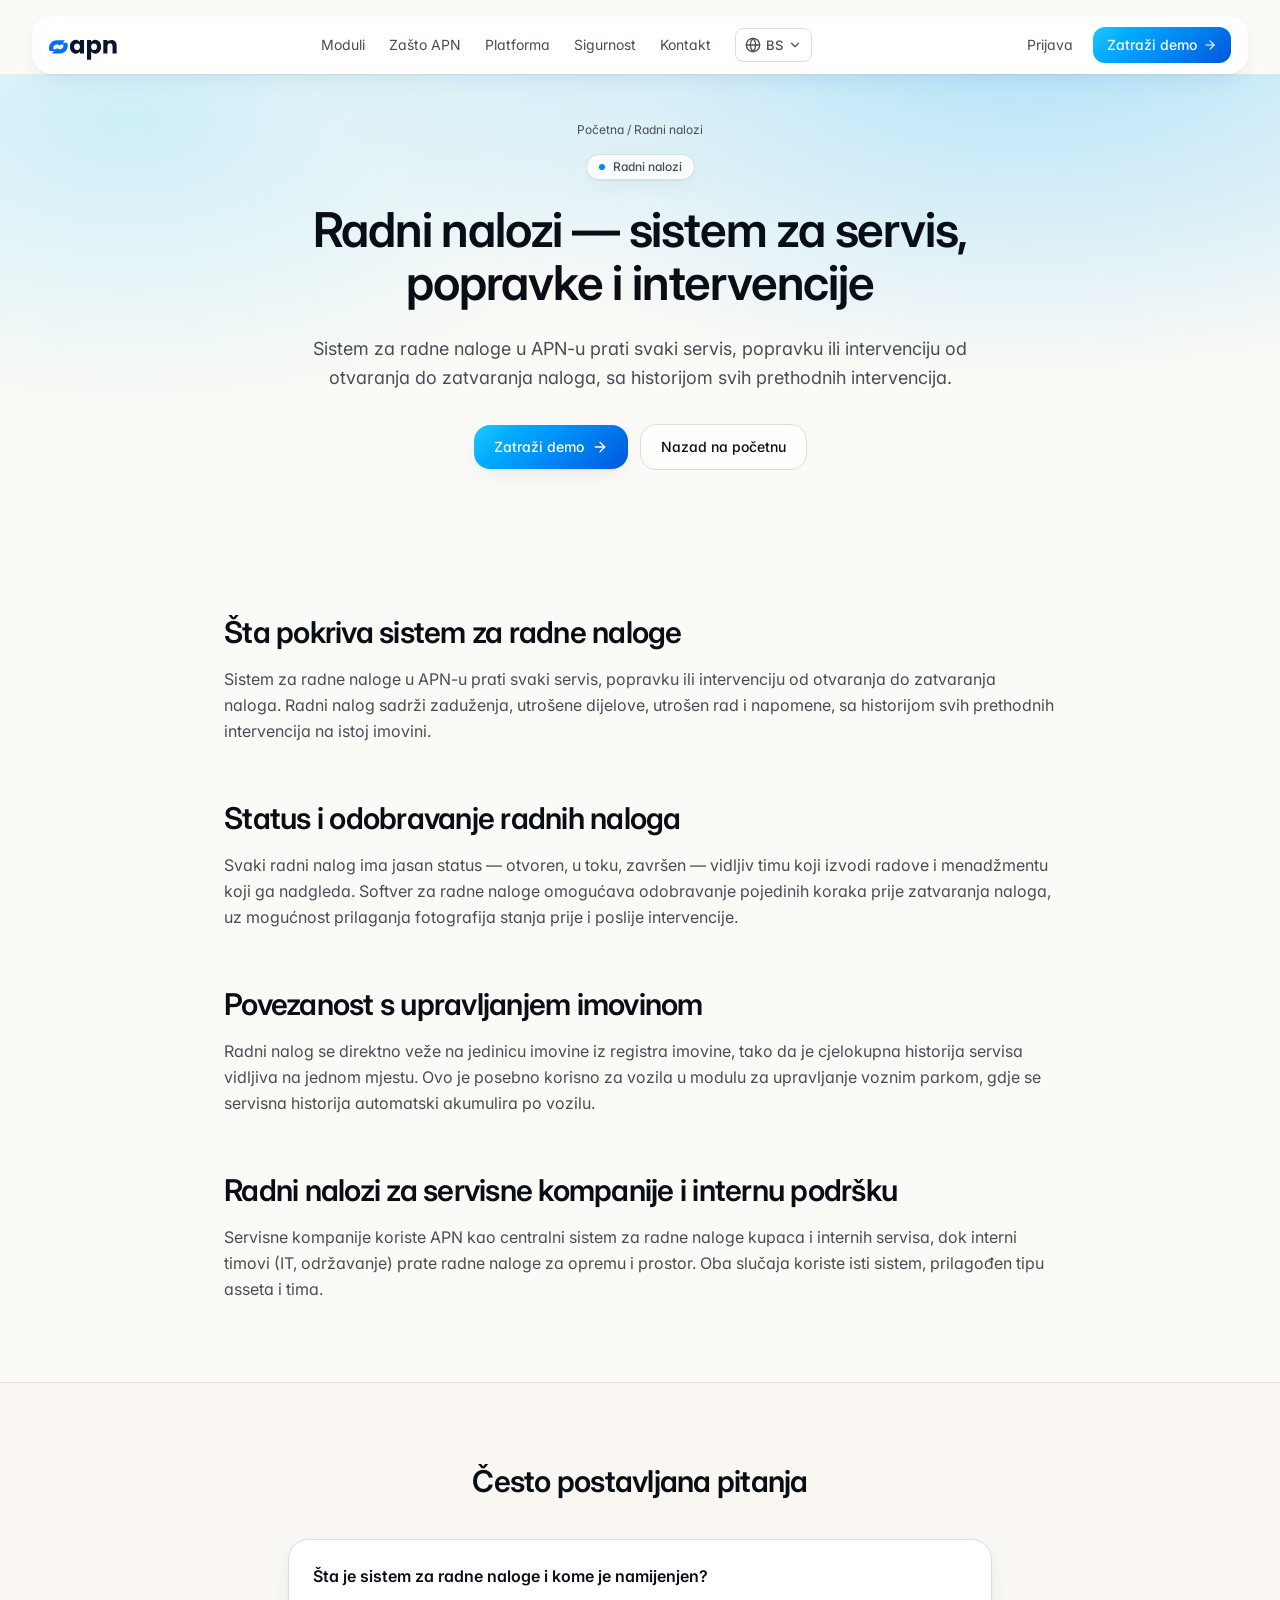
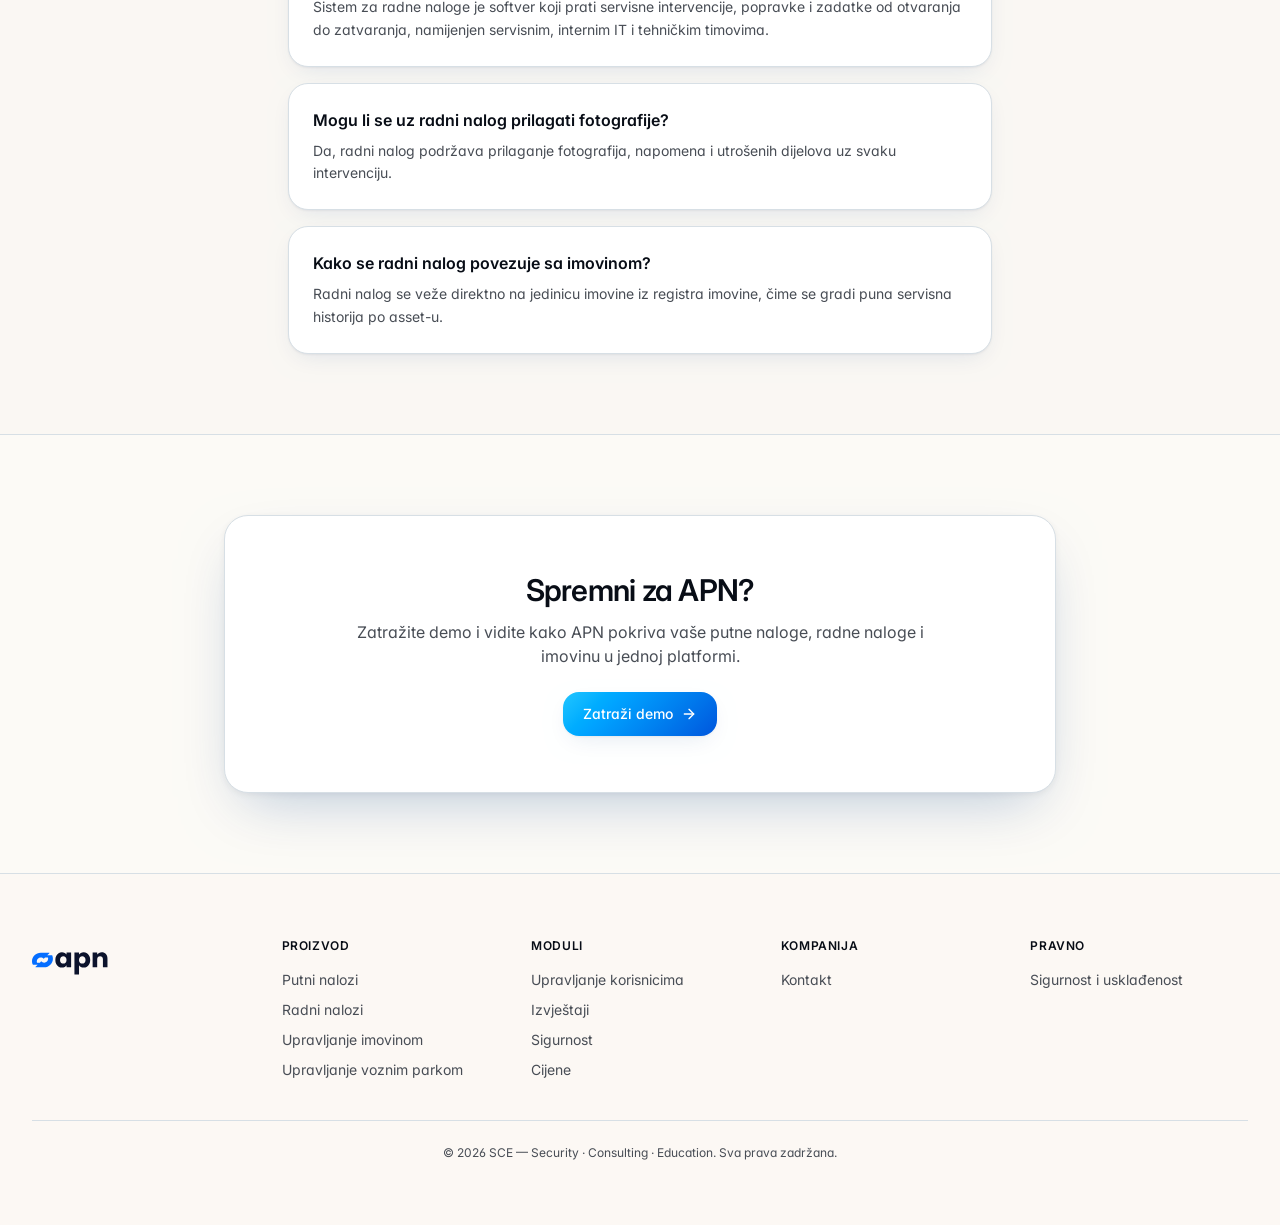
<file: radni-nalozi/index.html>
<!doctype html>
<html lang="bs">
  <head>
    <meta charset="utf-8" />
    <meta name="viewport" content="width=device-width, initial-scale=1" />
    <link rel="preload" as="image" href="../apn-logo.svg" />
    <link rel="stylesheet" href="../styles.css" />
    <script src="../i18n.js" defer></script>
    <link
      rel="stylesheet"
      href="https://fonts.googleapis.com/css2?family=Inter:wght@400;500;600;700;800&amp;family=Instrument+Serif:ital@0;1&amp;display=swap"
      data-precedence="default"
    />
    <title>Radni nalozi — sistem za servis i intervencije | APN</title>
    <meta name="description" content="Sistem za radne naloge u APN-u prati servise, popravke i intervencije od otvaranja do zatvaranja. Softver za radne naloge za servisne i interne timove u BiH i regiji." />
    <meta name="author" content="SCE" />
    <meta property="og:title" content="Radni nalozi — sistem za servis i intervencije | APN" />
    <meta property="og:description" content="Sistem za radne naloge u APN-u prati servise, popravke i intervencije od otvaranja do zatvaranja. Softver za radne naloge za servisne i interne timove u BiH i regiji." />
    <meta property="og:type" content="website" />
    <meta property="og:url" content="https://e-po33.github.io/apn_landing_page/radni-nalozi/" />
    <meta name="twitter:card" content="summary_large_image" />
    <meta name="twitter:site" content="@APN" />
    <link rel="canonical" href="https://e-po33.github.io/apn_landing_page/radni-nalozi/" />
    <link rel="icon" href="../favicon.ico" type="image/x-icon" />
    <link rel="preconnect" href="https://fonts.googleapis.com" />
    <link
      rel="preconnect"
      href="https://fonts.gstatic.com"
      crossorigin="anonymous"
    />
  </head>
  <body class="overflow-x-hidden">
    <div class="min-h-screen bg-background text-foreground">
      <header class="sticky top-0 z-50 w-full">
        <div class="mx-auto mt-4 max-w-7xl px-6 lg:px-8">
          <div
            class="glass rounded-2xl px-4 py-2.5 flex items-center justify-between shadow-soft"
          >
            <a href="../" class="flex items-center gap-2.5"
              ><img src="../apn-logo.svg" alt="APN" class="h-9 w-auto" /></a
            >
            <nav
              class="header-nav items-center gap-6 text-sm text-ink-soft"
            >
              <a class="hover:text-ink transition" href="../#moduli" data-i18n="nav.moduli">Moduli</a
              ><a class="hover:text-ink transition" href="../#zasto" data-i18n="nav.zasto">Zašto APN</a
              ><a class="hover:text-ink transition" href="../#platforma" data-i18n="nav.platforma"
                >Platforma</a
              ><a class="hover:text-ink transition" href="../#sigurnost" data-i18n="nav.sigurnost"
                >Sigurnost</a
              ><a class="hover:text-ink transition" href="../#kontakt" data-i18n="nav.kontakt">Kontakt</a>
              <div class="lang-switch">
                <button
                  type="button"
                  id="lang-toggle"
                  class="lang-switch-btn"
                  aria-expanded="false"
                  aria-controls="lang-menu"
                  aria-label="Odaberite jezik"
                  data-i18n-aria-label="aria.lang_select"
                >
                  <svg
                    xmlns="http://www.w3.org/2000/svg"
                    width="24"
                    height="24"
                    viewBox="0 0 24 24"
                    fill="none"
                    stroke="currentColor"
                    stroke-width="2"
                    stroke-linecap="round"
                    stroke-linejoin="round"
                    class="lucide lucide-globe h-4 w-4"
                    aria-hidden="true"
                  >
                    <circle cx="12" cy="12" r="10"></circle>
                    <path d="M2 12h20"></path>
                    <path
                      d="M12 2a14.5 14.5 0 0 1 0 20 14.5 14.5 0 0 1 0-20"
                    ></path>
                  </svg>
                  <span id="lang-current">BS</span>
                  <svg
                    xmlns="http://www.w3.org/2000/svg"
                    width="24"
                    height="24"
                    viewBox="0 0 24 24"
                    fill="none"
                    stroke="currentColor"
                    stroke-width="2"
                    stroke-linecap="round"
                    stroke-linejoin="round"
                    class="lucide lucide-chevron-down h-3.5 w-3.5"
                    aria-hidden="true"
                  >
                    <path d="m6 9 6 6 6-6"></path>
                  </svg>
                </button>
                <div id="lang-menu" class="lang-menu" role="menu">
                  <button type="button" class="lang-option" data-lang="bs" role="menuitem">Bosanski</button>
                  <button type="button" class="lang-option" data-lang="en" role="menuitem">English</button>
                  <button type="button" class="lang-option" data-lang="de" role="menuitem">Deutsch</button>
                </div>
              </div>
            </nav>
            <div class="flex items-center gap-2">
              <a
                href="../#cta"
                class="hidden sm:inline-flex text-sm text-ink-soft hover:text-ink px-3 py-2"
                data-i18n="nav.prijava"
                >Prijava</a
              ><a
                href="../#kontakt"
                class="inline-flex items-center gap-1.5 rounded-lg amber-gradient text-white px-3.5 py-2 text-sm font-medium hover:opacity-90 transition"
                ><span data-i18n="nav.cta_demo">Zatraži demo</span>
                <svg
                  xmlns="http://www.w3.org/2000/svg"
                  width="24"
                  height="24"
                  viewBox="0 0 24 24"
                  fill="none"
                  stroke="currentColor"
                  stroke-width="2"
                  stroke-linecap="round"
                  stroke-linejoin="round"
                  class="lucide lucide-arrow-right h-3.5 w-3.5"
                  aria-hidden="true"
                >
                  <path d="M5 12h14"></path>
                  <path d="m12 5 7 7-7 7"></path></svg
              ></a>
              <button
                type="button"
                id="menu-toggle"
                aria-expanded="false"
                aria-controls="mobile-menu"
                aria-label="Otvori meni"
                data-i18n-aria-label="aria.menu_toggle"
                class="header-menu-toggle inline-flex items-center justify-center h-9 w-9 rounded-lg text-ink hover:bg-muted transition"
              >
                <svg
                  id="menu-icon-open"
                  xmlns="http://www.w3.org/2000/svg"
                  width="24"
                  height="24"
                  viewBox="0 0 24 24"
                  fill="none"
                  stroke="currentColor"
                  stroke-width="2"
                  stroke-linecap="round"
                  stroke-linejoin="round"
                  class="h-5 w-5"
                  aria-hidden="true"
                >
                  <path d="M4 12h16"></path>
                  <path d="M4 6h16"></path>
                  <path d="M4 18h16"></path>
                </svg>
                <svg
                  id="menu-icon-close"
                  xmlns="http://www.w3.org/2000/svg"
                  width="24"
                  height="24"
                  viewBox="0 0 24 24"
                  fill="none"
                  stroke="currentColor"
                  stroke-width="2"
                  stroke-linecap="round"
                  stroke-linejoin="round"
                  class="hidden h-5 w-5"
                  aria-hidden="true"
                >
                  <path d="M18 6 6 18"></path>
                  <path d="m6 6 12 12"></path>
                </svg>
              </button>
            </div>
          </div>
          <div
            id="mobile-menu"
            class="hidden mt-2 glass rounded-2xl shadow-soft p-2 flex flex-col"
          >
            <a
              class="px-4 py-3 rounded-xl text-sm text-ink-soft hover:text-ink hover:bg-muted transition"
              href="../#moduli"
              data-i18n="nav.moduli"
              >Moduli</a
            >
            <a
              class="px-4 py-3 rounded-xl text-sm text-ink-soft hover:text-ink hover:bg-muted transition"
              href="../#zasto"
              data-i18n="nav.zasto"
              >Zašto APN</a
            >
            <a
              class="px-4 py-3 rounded-xl text-sm text-ink-soft hover:text-ink hover:bg-muted transition"
              href="../#platforma"
              data-i18n="nav.platforma"
              >Platforma</a
            >
            <a
              class="px-4 py-3 rounded-xl text-sm text-ink-soft hover:text-ink hover:bg-muted transition"
              href="../#sigurnost"
              data-i18n="nav.sigurnost"
              >Sigurnost</a
            >
            <a
              class="px-4 py-3 rounded-xl text-sm text-ink-soft hover:text-ink hover:bg-muted transition"
              href="../#kontakt"
              data-i18n="nav.kontakt"
              >Kontakt</a
            >
            <div class="mt-1 mb-1 border-t border-border pt-3 px-4 lang-row" id="lang-row-mobile">
              <button type="button" class="lang-pill" data-lang="bs">BS</button>
              <button type="button" class="lang-pill" data-lang="en">EN</button>
              <button type="button" class="lang-pill" data-lang="de">DE</button>
            </div>
            <a
              class="px-4 py-3 rounded-xl text-sm text-ink-soft hover:text-ink hover:bg-muted transition"
              href="../#cta"
              data-i18n="nav.prijava"
              >Prijava</a
            >
            <a
              href="../#kontakt"
              class="mt-1 inline-flex items-center justify-center gap-1.5 rounded-xl amber-gradient text-white px-3.5 py-3 text-sm font-medium hover:opacity-90 transition"
              ><span data-i18n="nav.cta_demo">Zatraži demo</span>
              <svg
                xmlns="http://www.w3.org/2000/svg"
                width="24"
                height="24"
                viewBox="0 0 24 24"
                fill="none"
                stroke="currentColor"
                stroke-width="2"
                stroke-linecap="round"
                stroke-linejoin="round"
                class="h-3.5 w-3.5"
                aria-hidden="true"
              >
                <path d="M5 12h14"></path>
                <path d="m12 5 7 7-7 7"></path></svg
              ></a
            >
          </div>
        </div>
      </header>
      <main>
        <section class="relative overflow-hidden hero-gradient pb-16 pt-12">
          <div class="absolute inset-0 -z-10 grid-bg opacity-60"></div>
          <div class="mx-auto w-full max-w-4xl px-6 lg:px-8 text-center">
            <div class="text-xs text-ink-soft">
              <a class="hover:text-ink transition" href="../">Početna</a> / Radni nalozi
            </div>
            <div
              class="mt-4 inline-flex items-center gap-2 rounded-full border border-border bg-surface-elevated/80 px-3 py-1 text-xs font-medium text-ink-soft shadow-soft"
            >
              <span class="h-1.5 w-1.5 rounded-full bg-primary"></span>Radni nalozi
            </div>
            <h1
              class="mt-6 text-4xl md:text-5xl font-semibold tracking-tight text-ink leading-[1.1]"
            >
              Radni nalozi — sistem za servis, popravke i intervencije
            </h1>
            <p class="mt-6 text-lg text-ink-soft leading-relaxed max-w-2xl mx-auto">
              Sistem za radne naloge u APN-u prati svaki servis, popravku ili intervenciju od otvaranja do zatvaranja naloga, sa historijom svih prethodnih intervencija.
            </p>
            <div class="mt-8 flex flex-wrap items-center justify-center gap-3">
              <a
                href="../#kontakt"
                class="inline-flex items-center gap-2 rounded-xl amber-gradient text-white px-5 py-3 text-sm font-medium hover:opacity-90 transition shadow-soft"
                >Zatraži demo
                <svg
                      xmlns="http://www.w3.org/2000/svg"
                      width="24"
                      height="24"
                      viewBox="0 0 24 24"
                      fill="none"
                      stroke="currentColor"
                      stroke-width="2"
                      stroke-linecap="round"
                      stroke-linejoin="round"
                      class="lucide lucide-arrow-right h-4 w-4"
                      aria-hidden="true"
                    >
                      <path d="M5 12h14"></path>
                      <path d="m12 5 7 7-7 7"></path>
                    </svg></a
              ><a
                href="../"
                class="inline-flex items-center gap-2 rounded-xl border border-border bg-surface-elevated/70 px-5 py-3 text-sm font-medium text-ink hover:bg-surface-elevated transition"
                >Nazad na početnu</a
              >
            </div>
          </div>
        </section>
        <section class="py-20">
          <div class="mx-auto w-full max-w-4xl px-6 lg:px-8 space-y-14">
            <div>
              <h2 class="text-2xl md:text-3xl font-semibold tracking-tight text-ink leading-[1.2]">
                Šta pokriva sistem za radne naloge
              </h2>
              <p class="mt-4 text-base text-ink-soft leading-relaxed">
                Sistem za radne naloge u APN-u prati svaki servis, popravku ili intervenciju od otvaranja do zatvaranja naloga. Radni nalog sadrži zaduženja, utrošene dijelove, utrošen rad i napomene, sa historijom svih prethodnih intervencija na istoj imovini.
              </p>
            </div>
            <div>
              <h2 class="text-2xl md:text-3xl font-semibold tracking-tight text-ink leading-[1.2]">
                Status i odobravanje radnih naloga
              </h2>
              <p class="mt-4 text-base text-ink-soft leading-relaxed">
                Svaki radni nalog ima jasan status — otvoren, u toku, završen — vidljiv timu koji izvodi radove i menadžmentu koji ga nadgleda. Softver za radne naloge omogućava odobravanje pojedinih koraka prije zatvaranja naloga, uz mogućnost prilaganja fotografija stanja prije i poslije intervencije.
              </p>
            </div>
            <div>
              <h2 class="text-2xl md:text-3xl font-semibold tracking-tight text-ink leading-[1.2]">
                Povezanost s upravljanjem imovinom
              </h2>
              <p class="mt-4 text-base text-ink-soft leading-relaxed">
                Radni nalog se direktno veže na jedinicu imovine iz registra imovine, tako da je cjelokupna historija servisa vidljiva na jednom mjestu. Ovo je posebno korisno za vozila u modulu za upravljanje voznim parkom, gdje se servisna historija automatski akumulira po vozilu.
              </p>
            </div>
            <div>
              <h2 class="text-2xl md:text-3xl font-semibold tracking-tight text-ink leading-[1.2]">
                Radni nalozi za servisne kompanije i internu podršku
              </h2>
              <p class="mt-4 text-base text-ink-soft leading-relaxed">
                Servisne kompanije koriste APN kao centralni sistem za radne naloge kupaca i internih servisa, dok interni timovi (IT, održavanje) prate radne naloge za opremu i prostor. Oba slučaja koriste isti sistem, prilagođen tipu asseta i tima.
              </p>
            </div>
          </div>
        </section>
        <section class="py-20 bg-surface/50 border-y border-border">
          <div class="mx-auto w-full max-w-3xl px-6 lg:px-8">
            <h2 class="text-2xl md:text-3xl font-semibold tracking-tight text-ink text-center">
              Često postavljana pitanja
            </h2>
            <div class="mt-10 space-y-4">
              <div
                class="rounded-2xl border border-border bg-surface-elevated p-6 shadow-soft"
              >
                <h3 class="text-base font-semibold text-ink">Šta je sistem za radne naloge i kome je namijenjen?</h3>
                <p class="mt-2 text-sm text-ink-soft leading-relaxed">Sistem za radne naloge je softver koji prati servisne intervencije, popravke i zadatke od otvaranja do zatvaranja, namijenjen servisnim, internim IT i tehničkim timovima.</p>
              </div>
              <div
                class="rounded-2xl border border-border bg-surface-elevated p-6 shadow-soft"
              >
                <h3 class="text-base font-semibold text-ink">Mogu li se uz radni nalog prilagati fotografije?</h3>
                <p class="mt-2 text-sm text-ink-soft leading-relaxed">Da, radni nalog podržava prilaganje fotografija, napomena i utrošenih dijelova uz svaku intervenciju.</p>
              </div>
              <div
                class="rounded-2xl border border-border bg-surface-elevated p-6 shadow-soft"
              >
                <h3 class="text-base font-semibold text-ink">Kako se radni nalog povezuje sa imovinom?</h3>
                <p class="mt-2 text-sm text-ink-soft leading-relaxed">Radni nalog se veže direktno na jedinicu imovine iz registra imovine, čime se gradi puna servisna historija po asset-u.</p>
              </div>
            </div>
          </div>
        </section>
        <section class="py-20">
          <div class="mx-auto w-full max-w-4xl px-6 lg:px-8">
            <div
              class="relative overflow-hidden rounded-3xl border border-border bg-surface-elevated p-10 md:p-14 shadow-window text-center"
            >
              <div class="absolute inset-0 -z-10 hero-gradient"></div>
              <div class="absolute inset-0 -z-10 grid-bg opacity-40"></div>
              <h2 class="text-2xl md:text-3xl font-semibold tracking-tight text-ink">
                Spremni za APN?
              </h2>
              <p class="mt-3 text-base text-ink-soft max-w-xl mx-auto">
                Zatražite demo i vidite kako APN pokriva vaše putne naloge, radne
                naloge i imovinu u jednoj platformi.
              </p>
              <div class="mt-6 flex flex-wrap items-center justify-center gap-3">
                <a
                  href="../#kontakt"
                  class="inline-flex items-center gap-2 rounded-xl amber-gradient text-white px-5 py-3 text-sm font-medium hover:opacity-90 transition shadow-soft"
                  >Zatraži demo
                  <svg
                      xmlns="http://www.w3.org/2000/svg"
                      width="24"
                      height="24"
                      viewBox="0 0 24 24"
                      fill="none"
                      stroke="currentColor"
                      stroke-width="2"
                      stroke-linecap="round"
                      stroke-linejoin="round"
                      class="lucide lucide-arrow-right h-4 w-4"
                      aria-hidden="true"
                    >
                      <path d="M5 12h14"></path>
                      <path d="m12 5 7 7-7 7"></path>
                    </svg></a
                >
              </div>
            </div>
          </div>
        </section>
      </main>
      <footer class="border-t border-border py-16 bg-surface/40">
        <div class="mx-auto w-full max-w-7xl px-6 lg:px-8">
          <div class="grid grid-cols-2 gap-8 md:grid-cols-5">
            <div class="col-span-2 md:col-span-1">
              <div class="flex items-center gap-3">
                <img src="../apn-logo.svg" alt="APN" class="h-10 w-auto" />
              </div>
            </div>
            <div>
              <div
                class="text-xs font-semibold text-ink uppercase tracking-wider"
                data-i18n="footer.col_product"
              >
                Proizvod
              </div>
              <ul class="mt-4 space-y-2.5 text-sm text-ink-soft">
                <li>
                  <a class="hover:text-ink transition" href="../putni-nalozi/" data-i18n="footer.link_putni_nalozi">Putni nalozi</a>
                </li>
                <li>
                  <a class="hover:text-ink transition" href="../radni-nalozi/" data-i18n="footer.link_radni_nalozi">Radni nalozi</a>
                </li>
                <li>
                  <a class="hover:text-ink transition" href="../asset-management/" data-i18n="footer.link_asset_management">Upravljanje imovinom</a>
                </li>
                <li>
                  <a class="hover:text-ink transition" href="../fleet-management/" data-i18n="footer.link_fleet_management">Upravljanje voznim parkom</a>
                </li>
              </ul>
            </div>
            <div>
              <div
                class="text-xs font-semibold text-ink uppercase tracking-wider"
                data-i18n="nav.moduli"
              >
                Moduli
              </div>
              <ul class="mt-4 space-y-2.5 text-sm text-ink-soft">
                <li>
                  <a class="hover:text-ink transition" href="../user-management/" data-i18n="footer.link_user_management">Upravljanje korisnicima</a>
                </li>
                <li>
                  <a class="hover:text-ink transition" href="../izvjestaji/" data-i18n="footer.link_izvjestaji">Izvještaji</a>
                </li>
                <li>
                  <a class="hover:text-ink transition" href="../sigurnost/" data-i18n="nav.sigurnost">Sigurnost</a>
                </li>
                <li>
                  <a class="hover:text-ink transition" href="../#cta" data-i18n="footer.link_cijene">Cijene</a>
                </li>
              </ul>
            </div>
            <div>
              <div
                class="text-xs font-semibold text-ink uppercase tracking-wider"
                data-i18n="footer.col_company"
              >
                Kompanija
              </div>
              <ul class="mt-4 space-y-2.5 text-sm text-ink-soft">
                <li>
                  <a class="hover:text-ink transition" href="../#kontakt" data-i18n="nav.kontakt">Kontakt</a>
                </li>
              </ul>
            </div>
            <div>
              <div
                class="text-xs font-semibold text-ink uppercase tracking-wider"
                data-i18n="footer.col_legal"
              >
                Pravno
              </div>
              <ul class="mt-4 space-y-2.5 text-sm text-ink-soft">
                <li>
                  <a class="hover:text-ink transition" href="../sigurnost/" data-i18n="footer.link_sigurnost_compliance">Sigurnost i usklađenost</a>
                </li>
              </ul>
            </div>
          </div>
          <div
            class="mt-10 border-t border-border pt-6 text-center text-xs text-ink-soft"
          >
            ©
            <!-- -->2026<!-- -->
            SCE — Security · Consulting · Education.
            <span data-i18n="footer.rights">Sva prava zadržana.</span>
          </div>
        </div>
      </footer>
    </div>
    <script>
      (function () {
        var toggle = document.getElementById("menu-toggle");
        var menu = document.getElementById("mobile-menu");
        var iconOpen = document.getElementById("menu-icon-open");
        var iconClose = document.getElementById("menu-icon-close");
        if (!toggle || !menu) return;

        function closeMenu() {
          menu.classList.add("hidden");
          iconOpen.classList.remove("hidden");
          iconClose.classList.add("hidden");
          toggle.setAttribute("aria-expanded", "false");
        }

        function openMenu() {
          menu.classList.remove("hidden");
          iconOpen.classList.add("hidden");
          iconClose.classList.remove("hidden");
          toggle.setAttribute("aria-expanded", "true");
        }

        toggle.addEventListener("click", function () {
          var isOpen = toggle.getAttribute("aria-expanded") === "true";
          if (isOpen) {
            closeMenu();
          } else {
            openMenu();
          }
        });

        menu.querySelectorAll("a").forEach(function (link) {
          link.addEventListener("click", closeMenu);
        });

        window.addEventListener("resize", function () {
          if (window.innerWidth >= 1200) closeMenu();
        });
      })();
    </script>
  </body>
</html>
</file>
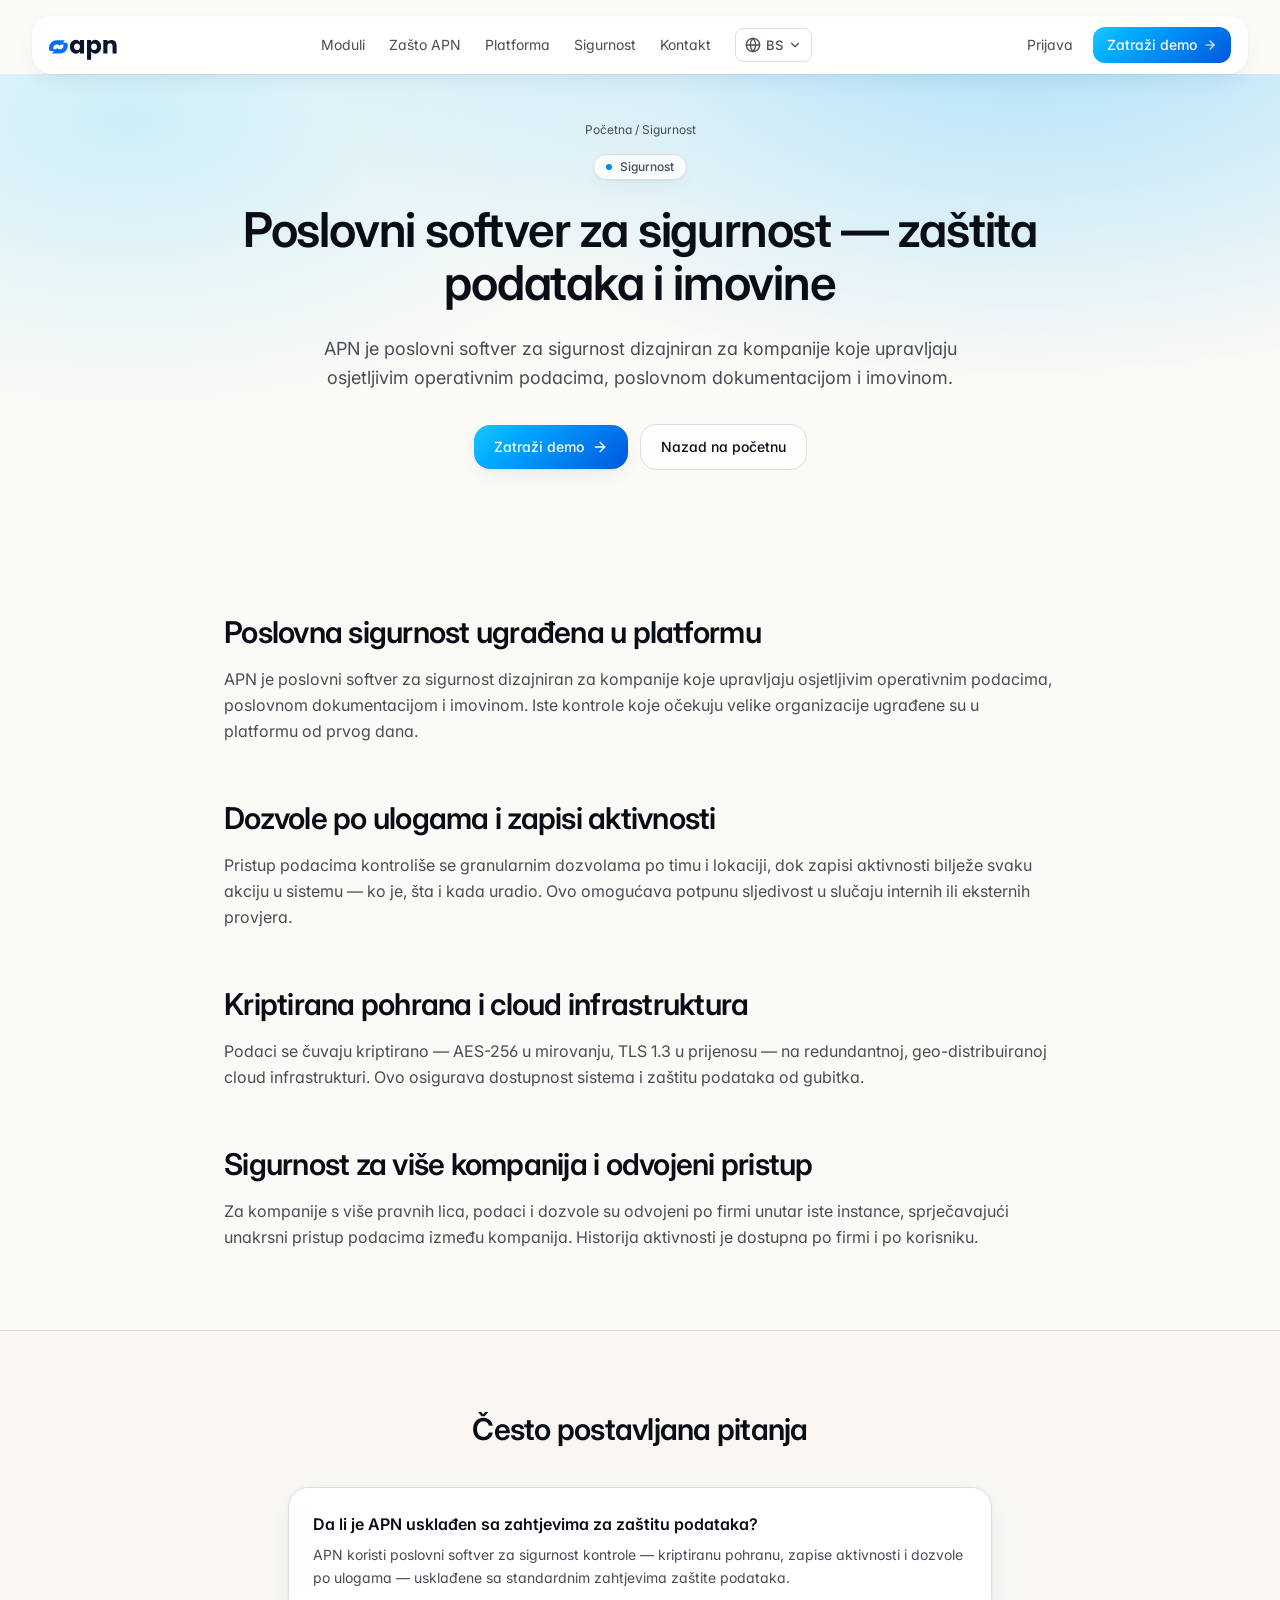
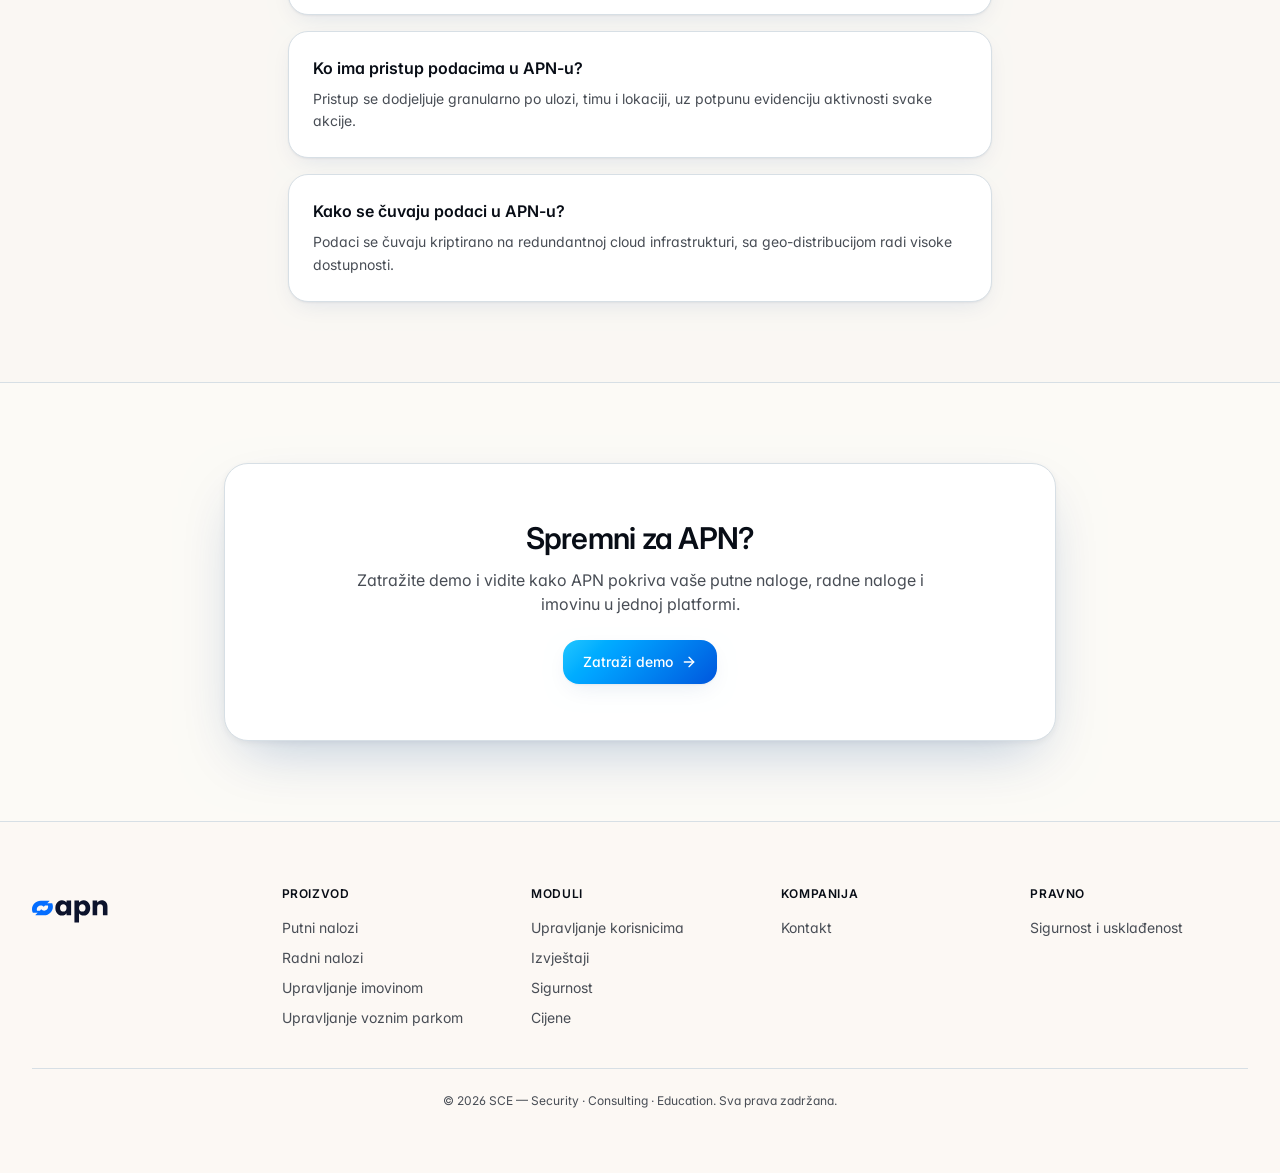
<file: sigurnost/index.html>
<!doctype html>
<html lang="bs">
  <head>
    <meta charset="utf-8" />
    <meta name="viewport" content="width=device-width, initial-scale=1" />
    <link rel="preload" as="image" href="../apn-logo.svg" />
    <link rel="stylesheet" href="../styles.css" />
    <script src="../i18n.js" defer></script>
    <link
      rel="stylesheet"
      href="https://fonts.googleapis.com/css2?family=Inter:wght@400;500;600;700;800&amp;family=Instrument+Serif:ital@0;1&amp;display=swap"
      data-precedence="default"
    />
    <title>Poslovni softver za sigurnost — zaštita podataka | APN</title>
    <meta name="description" content="APN poslovni softver za sigurnost — dozvole po ulogama, zapisi aktivnosti, kriptirana pohrana i sigurnost za više kompanija za kompanije u BiH i regiji." />
    <meta name="author" content="SCE" />
    <meta property="og:title" content="Poslovni softver za sigurnost — zaštita podataka | APN" />
    <meta property="og:description" content="APN poslovni softver za sigurnost — dozvole po ulogama, zapisi aktivnosti, kriptirana pohrana i sigurnost za više kompanija za kompanije u BiH i regiji." />
    <meta property="og:type" content="website" />
    <meta property="og:url" content="https://e-po33.github.io/apn_landing_page/sigurnost/" />
    <meta name="twitter:card" content="summary_large_image" />
    <meta name="twitter:site" content="@APN" />
    <link rel="canonical" href="https://e-po33.github.io/apn_landing_page/sigurnost/" />
    <link rel="icon" href="../favicon.ico" type="image/x-icon" />
    <link rel="preconnect" href="https://fonts.googleapis.com" />
    <link
      rel="preconnect"
      href="https://fonts.gstatic.com"
      crossorigin="anonymous"
    />
  </head>
  <body class="overflow-x-hidden">
    <div class="min-h-screen bg-background text-foreground">
      <header class="sticky top-0 z-50 w-full">
        <div class="mx-auto mt-4 max-w-7xl px-6 lg:px-8">
          <div
            class="glass rounded-2xl px-4 py-2.5 flex items-center justify-between shadow-soft"
          >
            <a href="../" class="flex items-center gap-2.5"
              ><img src="../apn-logo.svg" alt="APN" class="h-9 w-auto" /></a
            >
            <nav
              class="header-nav items-center gap-6 text-sm text-ink-soft"
            >
              <a class="hover:text-ink transition" href="../#moduli" data-i18n="nav.moduli">Moduli</a
              ><a class="hover:text-ink transition" href="../#zasto" data-i18n="nav.zasto">Zašto APN</a
              ><a class="hover:text-ink transition" href="../#platforma" data-i18n="nav.platforma"
                >Platforma</a
              ><a class="hover:text-ink transition" href="../#sigurnost" data-i18n="nav.sigurnost"
                >Sigurnost</a
              ><a class="hover:text-ink transition" href="../#kontakt" data-i18n="nav.kontakt">Kontakt</a>
              <div class="lang-switch">
                <button
                  type="button"
                  id="lang-toggle"
                  class="lang-switch-btn"
                  aria-expanded="false"
                  aria-controls="lang-menu"
                  aria-label="Odaberite jezik"
                  data-i18n-aria-label="aria.lang_select"
                >
                  <svg
                    xmlns="http://www.w3.org/2000/svg"
                    width="24"
                    height="24"
                    viewBox="0 0 24 24"
                    fill="none"
                    stroke="currentColor"
                    stroke-width="2"
                    stroke-linecap="round"
                    stroke-linejoin="round"
                    class="lucide lucide-globe h-4 w-4"
                    aria-hidden="true"
                  >
                    <circle cx="12" cy="12" r="10"></circle>
                    <path d="M2 12h20"></path>
                    <path
                      d="M12 2a14.5 14.5 0 0 1 0 20 14.5 14.5 0 0 1 0-20"
                    ></path>
                  </svg>
                  <span id="lang-current">BS</span>
                  <svg
                    xmlns="http://www.w3.org/2000/svg"
                    width="24"
                    height="24"
                    viewBox="0 0 24 24"
                    fill="none"
                    stroke="currentColor"
                    stroke-width="2"
                    stroke-linecap="round"
                    stroke-linejoin="round"
                    class="lucide lucide-chevron-down h-3.5 w-3.5"
                    aria-hidden="true"
                  >
                    <path d="m6 9 6 6 6-6"></path>
                  </svg>
                </button>
                <div id="lang-menu" class="lang-menu" role="menu">
                  <button type="button" class="lang-option" data-lang="bs" role="menuitem">Bosanski</button>
                  <button type="button" class="lang-option" data-lang="en" role="menuitem">English</button>
                  <button type="button" class="lang-option" data-lang="de" role="menuitem">Deutsch</button>
                </div>
              </div>
            </nav>
            <div class="flex items-center gap-2">
              <a
                href="../#cta"
                class="hidden sm:inline-flex text-sm text-ink-soft hover:text-ink px-3 py-2"
                data-i18n="nav.prijava"
                >Prijava</a
              ><a
                href="../#kontakt"
                class="inline-flex items-center gap-1.5 rounded-lg amber-gradient text-white px-3.5 py-2 text-sm font-medium hover:opacity-90 transition"
                ><span data-i18n="nav.cta_demo">Zatraži demo</span>
                <svg
                  xmlns="http://www.w3.org/2000/svg"
                  width="24"
                  height="24"
                  viewBox="0 0 24 24"
                  fill="none"
                  stroke="currentColor"
                  stroke-width="2"
                  stroke-linecap="round"
                  stroke-linejoin="round"
                  class="lucide lucide-arrow-right h-3.5 w-3.5"
                  aria-hidden="true"
                >
                  <path d="M5 12h14"></path>
                  <path d="m12 5 7 7-7 7"></path></svg
              ></a>
              <button
                type="button"
                id="menu-toggle"
                aria-expanded="false"
                aria-controls="mobile-menu"
                aria-label="Otvori meni"
                data-i18n-aria-label="aria.menu_toggle"
                class="header-menu-toggle inline-flex items-center justify-center h-9 w-9 rounded-lg text-ink hover:bg-muted transition"
              >
                <svg
                  id="menu-icon-open"
                  xmlns="http://www.w3.org/2000/svg"
                  width="24"
                  height="24"
                  viewBox="0 0 24 24"
                  fill="none"
                  stroke="currentColor"
                  stroke-width="2"
                  stroke-linecap="round"
                  stroke-linejoin="round"
                  class="h-5 w-5"
                  aria-hidden="true"
                >
                  <path d="M4 12h16"></path>
                  <path d="M4 6h16"></path>
                  <path d="M4 18h16"></path>
                </svg>
                <svg
                  id="menu-icon-close"
                  xmlns="http://www.w3.org/2000/svg"
                  width="24"
                  height="24"
                  viewBox="0 0 24 24"
                  fill="none"
                  stroke="currentColor"
                  stroke-width="2"
                  stroke-linecap="round"
                  stroke-linejoin="round"
                  class="hidden h-5 w-5"
                  aria-hidden="true"
                >
                  <path d="M18 6 6 18"></path>
                  <path d="m6 6 12 12"></path>
                </svg>
              </button>
            </div>
          </div>
          <div
            id="mobile-menu"
            class="hidden mt-2 glass rounded-2xl shadow-soft p-2 flex flex-col"
          >
            <a
              class="px-4 py-3 rounded-xl text-sm text-ink-soft hover:text-ink hover:bg-muted transition"
              href="../#moduli"
              data-i18n="nav.moduli"
              >Moduli</a
            >
            <a
              class="px-4 py-3 rounded-xl text-sm text-ink-soft hover:text-ink hover:bg-muted transition"
              href="../#zasto"
              data-i18n="nav.zasto"
              >Zašto APN</a
            >
            <a
              class="px-4 py-3 rounded-xl text-sm text-ink-soft hover:text-ink hover:bg-muted transition"
              href="../#platforma"
              data-i18n="nav.platforma"
              >Platforma</a
            >
            <a
              class="px-4 py-3 rounded-xl text-sm text-ink-soft hover:text-ink hover:bg-muted transition"
              href="../#sigurnost"
              data-i18n="nav.sigurnost"
              >Sigurnost</a
            >
            <a
              class="px-4 py-3 rounded-xl text-sm text-ink-soft hover:text-ink hover:bg-muted transition"
              href="../#kontakt"
              data-i18n="nav.kontakt"
              >Kontakt</a
            >
            <div class="mt-1 mb-1 border-t border-border pt-3 px-4 lang-row" id="lang-row-mobile">
              <button type="button" class="lang-pill" data-lang="bs">BS</button>
              <button type="button" class="lang-pill" data-lang="en">EN</button>
              <button type="button" class="lang-pill" data-lang="de">DE</button>
            </div>
            <a
              class="px-4 py-3 rounded-xl text-sm text-ink-soft hover:text-ink hover:bg-muted transition"
              href="../#cta"
              data-i18n="nav.prijava"
              >Prijava</a
            >
            <a
              href="../#kontakt"
              class="mt-1 inline-flex items-center justify-center gap-1.5 rounded-xl amber-gradient text-white px-3.5 py-3 text-sm font-medium hover:opacity-90 transition"
              ><span data-i18n="nav.cta_demo">Zatraži demo</span>
              <svg
                xmlns="http://www.w3.org/2000/svg"
                width="24"
                height="24"
                viewBox="0 0 24 24"
                fill="none"
                stroke="currentColor"
                stroke-width="2"
                stroke-linecap="round"
                stroke-linejoin="round"
                class="h-3.5 w-3.5"
                aria-hidden="true"
              >
                <path d="M5 12h14"></path>
                <path d="m12 5 7 7-7 7"></path></svg
              ></a
            >
          </div>
        </div>
      </header>
      <main>
        <section class="relative overflow-hidden hero-gradient pb-16 pt-12">
          <div class="absolute inset-0 -z-10 grid-bg opacity-60"></div>
          <div class="mx-auto w-full max-w-4xl px-6 lg:px-8 text-center">
            <div class="text-xs text-ink-soft">
              <a class="hover:text-ink transition" href="../">Početna</a> / Sigurnost
            </div>
            <div
              class="mt-4 inline-flex items-center gap-2 rounded-full border border-border bg-surface-elevated/80 px-3 py-1 text-xs font-medium text-ink-soft shadow-soft"
            >
              <span class="h-1.5 w-1.5 rounded-full bg-primary"></span>Sigurnost
            </div>
            <h1
              class="mt-6 text-4xl md:text-5xl font-semibold tracking-tight text-ink leading-[1.1]"
            >
              Poslovni softver za sigurnost — zaštita podataka i imovine
            </h1>
            <p class="mt-6 text-lg text-ink-soft leading-relaxed max-w-2xl mx-auto">
              APN je poslovni softver za sigurnost dizajniran za kompanije koje upravljaju osjetljivim operativnim podacima, poslovnom dokumentacijom i imovinom.
            </p>
            <div class="mt-8 flex flex-wrap items-center justify-center gap-3">
              <a
                href="../#kontakt"
                class="inline-flex items-center gap-2 rounded-xl amber-gradient text-white px-5 py-3 text-sm font-medium hover:opacity-90 transition shadow-soft"
                >Zatraži demo
                <svg
                      xmlns="http://www.w3.org/2000/svg"
                      width="24"
                      height="24"
                      viewBox="0 0 24 24"
                      fill="none"
                      stroke="currentColor"
                      stroke-width="2"
                      stroke-linecap="round"
                      stroke-linejoin="round"
                      class="lucide lucide-arrow-right h-4 w-4"
                      aria-hidden="true"
                    >
                      <path d="M5 12h14"></path>
                      <path d="m12 5 7 7-7 7"></path>
                    </svg></a
              ><a
                href="../"
                class="inline-flex items-center gap-2 rounded-xl border border-border bg-surface-elevated/70 px-5 py-3 text-sm font-medium text-ink hover:bg-surface-elevated transition"
                >Nazad na početnu</a
              >
            </div>
          </div>
        </section>
        <section class="py-20">
          <div class="mx-auto w-full max-w-4xl px-6 lg:px-8 space-y-14">
            <div>
              <h2 class="text-2xl md:text-3xl font-semibold tracking-tight text-ink leading-[1.2]">
                Poslovna sigurnost ugrađena u platformu
              </h2>
              <p class="mt-4 text-base text-ink-soft leading-relaxed">
                APN je poslovni softver za sigurnost dizajniran za kompanije koje upravljaju osjetljivim operativnim podacima, poslovnom dokumentacijom i imovinom. Iste kontrole koje očekuju velike organizacije ugrađene su u platformu od prvog dana.
              </p>
            </div>
            <div>
              <h2 class="text-2xl md:text-3xl font-semibold tracking-tight text-ink leading-[1.2]">
                Dozvole po ulogama i zapisi aktivnosti
              </h2>
              <p class="mt-4 text-base text-ink-soft leading-relaxed">
                Pristup podacima kontroliše se granularnim dozvolama po timu i lokaciji, dok zapisi aktivnosti bilježe svaku akciju u sistemu — ko je, šta i kada uradio. Ovo omogućava potpunu sljedivost u slučaju internih ili eksternih provjera.
              </p>
            </div>
            <div>
              <h2 class="text-2xl md:text-3xl font-semibold tracking-tight text-ink leading-[1.2]">
                Kriptirana pohrana i cloud infrastruktura
              </h2>
              <p class="mt-4 text-base text-ink-soft leading-relaxed">
                Podaci se čuvaju kriptirano — AES-256 u mirovanju, TLS 1.3 u prijenosu — na redundantnoj, geo-distribuiranoj cloud infrastrukturi. Ovo osigurava dostupnost sistema i zaštitu podataka od gubitka.
              </p>
            </div>
            <div>
              <h2 class="text-2xl md:text-3xl font-semibold tracking-tight text-ink leading-[1.2]">
                Sigurnost za više kompanija i odvojeni pristup
              </h2>
              <p class="mt-4 text-base text-ink-soft leading-relaxed">
                Za kompanije s više pravnih lica, podaci i dozvole su odvojeni po firmi unutar iste instance, sprječavajući unakrsni pristup podacima između kompanija. Historija aktivnosti je dostupna po firmi i po korisniku.
              </p>
            </div>
          </div>
        </section>
        <section class="py-20 bg-surface/50 border-y border-border">
          <div class="mx-auto w-full max-w-3xl px-6 lg:px-8">
            <h2 class="text-2xl md:text-3xl font-semibold tracking-tight text-ink text-center">
              Često postavljana pitanja
            </h2>
            <div class="mt-10 space-y-4">
              <div
                class="rounded-2xl border border-border bg-surface-elevated p-6 shadow-soft"
              >
                <h3 class="text-base font-semibold text-ink">Da li je APN usklađen sa zahtjevima za zaštitu podataka?</h3>
                <p class="mt-2 text-sm text-ink-soft leading-relaxed">APN koristi poslovni softver za sigurnost kontrole — kriptiranu pohranu, zapise aktivnosti i dozvole po ulogama — usklađene sa standardnim zahtjevima zaštite podataka.</p>
              </div>
              <div
                class="rounded-2xl border border-border bg-surface-elevated p-6 shadow-soft"
              >
                <h3 class="text-base font-semibold text-ink">Ko ima pristup podacima u APN-u?</h3>
                <p class="mt-2 text-sm text-ink-soft leading-relaxed">Pristup se dodjeljuje granularno po ulozi, timu i lokaciji, uz potpunu evidenciju aktivnosti svake akcije.</p>
              </div>
              <div
                class="rounded-2xl border border-border bg-surface-elevated p-6 shadow-soft"
              >
                <h3 class="text-base font-semibold text-ink">Kako se čuvaju podaci u APN-u?</h3>
                <p class="mt-2 text-sm text-ink-soft leading-relaxed">Podaci se čuvaju kriptirano na redundantnoj cloud infrastrukturi, sa geo-distribucijom radi visoke dostupnosti.</p>
              </div>
            </div>
          </div>
        </section>
        <section class="py-20">
          <div class="mx-auto w-full max-w-4xl px-6 lg:px-8">
            <div
              class="relative overflow-hidden rounded-3xl border border-border bg-surface-elevated p-10 md:p-14 shadow-window text-center"
            >
              <div class="absolute inset-0 -z-10 hero-gradient"></div>
              <div class="absolute inset-0 -z-10 grid-bg opacity-40"></div>
              <h2 class="text-2xl md:text-3xl font-semibold tracking-tight text-ink">
                Spremni za APN?
              </h2>
              <p class="mt-3 text-base text-ink-soft max-w-xl mx-auto">
                Zatražite demo i vidite kako APN pokriva vaše putne naloge, radne
                naloge i imovinu u jednoj platformi.
              </p>
              <div class="mt-6 flex flex-wrap items-center justify-center gap-3">
                <a
                  href="../#kontakt"
                  class="inline-flex items-center gap-2 rounded-xl amber-gradient text-white px-5 py-3 text-sm font-medium hover:opacity-90 transition shadow-soft"
                  >Zatraži demo
                  <svg
                      xmlns="http://www.w3.org/2000/svg"
                      width="24"
                      height="24"
                      viewBox="0 0 24 24"
                      fill="none"
                      stroke="currentColor"
                      stroke-width="2"
                      stroke-linecap="round"
                      stroke-linejoin="round"
                      class="lucide lucide-arrow-right h-4 w-4"
                      aria-hidden="true"
                    >
                      <path d="M5 12h14"></path>
                      <path d="m12 5 7 7-7 7"></path>
                    </svg></a
                >
              </div>
            </div>
          </div>
        </section>
      </main>
      <footer class="border-t border-border py-16 bg-surface/40">
        <div class="mx-auto w-full max-w-7xl px-6 lg:px-8">
          <div class="grid grid-cols-2 gap-8 md:grid-cols-5">
            <div class="col-span-2 md:col-span-1">
              <div class="flex items-center gap-3">
                <img src="../apn-logo.svg" alt="APN" class="h-10 w-auto" />
              </div>
            </div>
            <div>
              <div
                class="text-xs font-semibold text-ink uppercase tracking-wider"
                data-i18n="footer.col_product"
              >
                Proizvod
              </div>
              <ul class="mt-4 space-y-2.5 text-sm text-ink-soft">
                <li>
                  <a class="hover:text-ink transition" href="../putni-nalozi/" data-i18n="footer.link_putni_nalozi">Putni nalozi</a>
                </li>
                <li>
                  <a class="hover:text-ink transition" href="../radni-nalozi/" data-i18n="footer.link_radni_nalozi">Radni nalozi</a>
                </li>
                <li>
                  <a class="hover:text-ink transition" href="../asset-management/" data-i18n="footer.link_asset_management">Upravljanje imovinom</a>
                </li>
                <li>
                  <a class="hover:text-ink transition" href="../fleet-management/" data-i18n="footer.link_fleet_management">Upravljanje voznim parkom</a>
                </li>
              </ul>
            </div>
            <div>
              <div
                class="text-xs font-semibold text-ink uppercase tracking-wider"
                data-i18n="nav.moduli"
              >
                Moduli
              </div>
              <ul class="mt-4 space-y-2.5 text-sm text-ink-soft">
                <li>
                  <a class="hover:text-ink transition" href="../user-management/" data-i18n="footer.link_user_management">Upravljanje korisnicima</a>
                </li>
                <li>
                  <a class="hover:text-ink transition" href="../izvjestaji/" data-i18n="footer.link_izvjestaji">Izvještaji</a>
                </li>
                <li>
                  <a class="hover:text-ink transition" href="../sigurnost/" data-i18n="nav.sigurnost">Sigurnost</a>
                </li>
                <li>
                  <a class="hover:text-ink transition" href="../#cta" data-i18n="footer.link_cijene">Cijene</a>
                </li>
              </ul>
            </div>
            <div>
              <div
                class="text-xs font-semibold text-ink uppercase tracking-wider"
                data-i18n="footer.col_company"
              >
                Kompanija
              </div>
              <ul class="mt-4 space-y-2.5 text-sm text-ink-soft">
                <li>
                  <a class="hover:text-ink transition" href="../#kontakt" data-i18n="nav.kontakt">Kontakt</a>
                </li>
              </ul>
            </div>
            <div>
              <div
                class="text-xs font-semibold text-ink uppercase tracking-wider"
                data-i18n="footer.col_legal"
              >
                Pravno
              </div>
              <ul class="mt-4 space-y-2.5 text-sm text-ink-soft">
                <li>
                  <a class="hover:text-ink transition" href="../sigurnost/" data-i18n="footer.link_sigurnost_compliance">Sigurnost i usklađenost</a>
                </li>
              </ul>
            </div>
          </div>
          <div
            class="mt-10 border-t border-border pt-6 text-center text-xs text-ink-soft"
          >
            ©
            <!-- -->2026<!-- -->
            SCE — Security · Consulting · Education.
            <span data-i18n="footer.rights">Sva prava zadržana.</span>
          </div>
        </div>
      </footer>
    </div>
    <script>
      (function () {
        var toggle = document.getElementById("menu-toggle");
        var menu = document.getElementById("mobile-menu");
        var iconOpen = document.getElementById("menu-icon-open");
        var iconClose = document.getElementById("menu-icon-close");
        if (!toggle || !menu) return;

        function closeMenu() {
          menu.classList.add("hidden");
          iconOpen.classList.remove("hidden");
          iconClose.classList.add("hidden");
          toggle.setAttribute("aria-expanded", "false");
        }

        function openMenu() {
          menu.classList.remove("hidden");
          iconOpen.classList.add("hidden");
          iconClose.classList.remove("hidden");
          toggle.setAttribute("aria-expanded", "true");
        }

        toggle.addEventListener("click", function () {
          var isOpen = toggle.getAttribute("aria-expanded") === "true";
          if (isOpen) {
            closeMenu();
          } else {
            openMenu();
          }
        });

        menu.querySelectorAll("a").forEach(function (link) {
          link.addEventListener("click", closeMenu);
        });

        window.addEventListener("resize", function () {
          if (window.innerWidth >= 1200) closeMenu();
        });
      })();
    </script>
  </body>
</html>
</file>
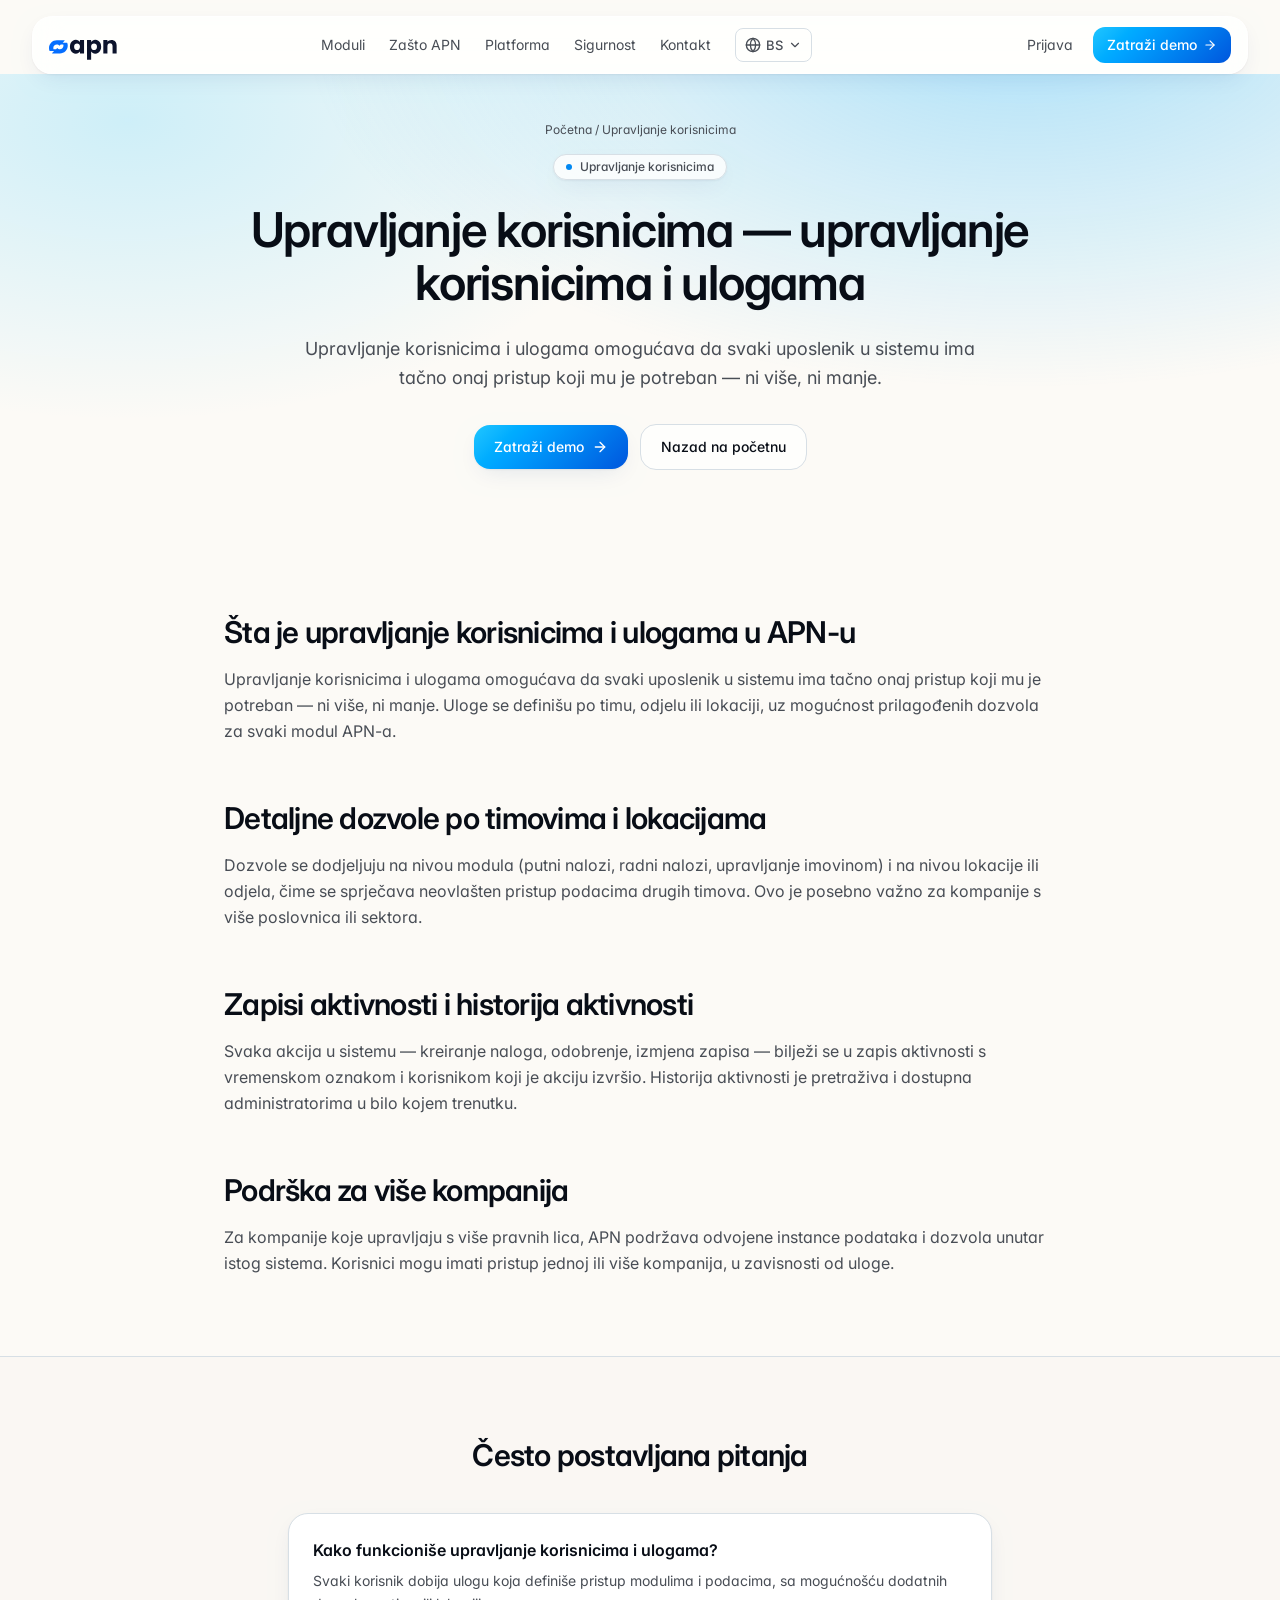
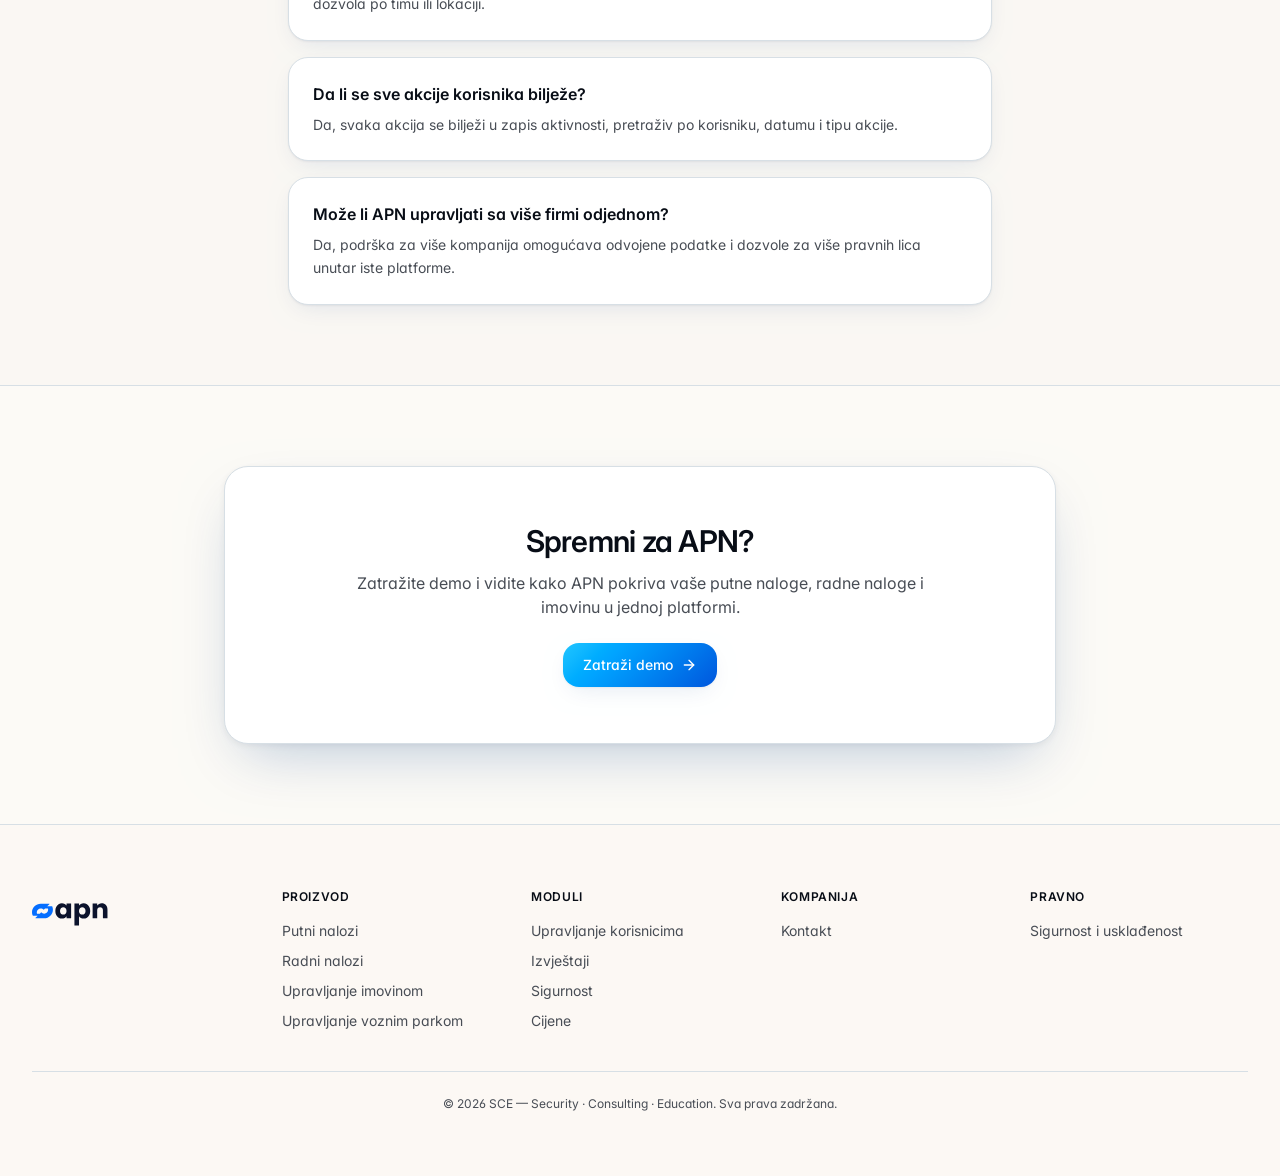
<file: user-management/index.html>
<!doctype html>
<html lang="bs">
  <head>
    <meta charset="utf-8" />
    <meta name="viewport" content="width=device-width, initial-scale=1" />
    <link rel="preload" as="image" href="../apn-logo.svg" />
    <link rel="stylesheet" href="../styles.css" />
    <script src="../i18n.js" defer></script>
    <link
      rel="stylesheet"
      href="https://fonts.googleapis.com/css2?family=Inter:wght@400;500;600;700;800&amp;family=Instrument+Serif:ital@0;1&amp;display=swap"
      data-precedence="default"
    />
    <title>Upravljanje korisnicima — korisnici, uloge i dozvole | APN</title>
    <meta name="description" content="Upravljanje korisnicima i ulogama u APN-u — detaljne dozvole po timovima, zapisi aktivnosti i podrška za više kompanija podrška za kompanije u BiH i regiji." />
    <meta name="author" content="SCE" />
    <meta property="og:title" content="Upravljanje korisnicima — korisnici, uloge i dozvole | APN" />
    <meta property="og:description" content="Upravljanje korisnicima i ulogama u APN-u — detaljne dozvole po timovima, zapisi aktivnosti i podrška za više kompanija podrška za kompanije u BiH i regiji." />
    <meta property="og:type" content="website" />
    <meta property="og:url" content="https://e-po33.github.io/apn_landing_page/user-management/" />
    <meta name="twitter:card" content="summary_large_image" />
    <meta name="twitter:site" content="@APN" />
    <link rel="canonical" href="https://e-po33.github.io/apn_landing_page/user-management/" />
    <link rel="icon" href="../favicon.ico" type="image/x-icon" />
    <link rel="preconnect" href="https://fonts.googleapis.com" />
    <link
      rel="preconnect"
      href="https://fonts.gstatic.com"
      crossorigin="anonymous"
    />
  </head>
  <body class="overflow-x-hidden">
    <div class="min-h-screen bg-background text-foreground">
      <header class="sticky top-0 z-50 w-full">
        <div class="mx-auto mt-4 max-w-7xl px-6 lg:px-8">
          <div
            class="glass rounded-2xl px-4 py-2.5 flex items-center justify-between shadow-soft"
          >
            <a href="../" class="flex items-center gap-2.5"
              ><img src="../apn-logo.svg" alt="APN" class="h-9 w-auto" /></a
            >
            <nav
              class="header-nav items-center gap-6 text-sm text-ink-soft"
            >
              <a class="hover:text-ink transition" href="../#moduli" data-i18n="nav.moduli">Moduli</a
              ><a class="hover:text-ink transition" href="../#zasto" data-i18n="nav.zasto">Zašto APN</a
              ><a class="hover:text-ink transition" href="../#platforma" data-i18n="nav.platforma"
                >Platforma</a
              ><a class="hover:text-ink transition" href="../#sigurnost" data-i18n="nav.sigurnost"
                >Sigurnost</a
              ><a class="hover:text-ink transition" href="../#kontakt" data-i18n="nav.kontakt">Kontakt</a>
              <div class="lang-switch">
                <button
                  type="button"
                  id="lang-toggle"
                  class="lang-switch-btn"
                  aria-expanded="false"
                  aria-controls="lang-menu"
                  aria-label="Odaberite jezik"
                  data-i18n-aria-label="aria.lang_select"
                >
                  <svg
                    xmlns="http://www.w3.org/2000/svg"
                    width="24"
                    height="24"
                    viewBox="0 0 24 24"
                    fill="none"
                    stroke="currentColor"
                    stroke-width="2"
                    stroke-linecap="round"
                    stroke-linejoin="round"
                    class="lucide lucide-globe h-4 w-4"
                    aria-hidden="true"
                  >
                    <circle cx="12" cy="12" r="10"></circle>
                    <path d="M2 12h20"></path>
                    <path
                      d="M12 2a14.5 14.5 0 0 1 0 20 14.5 14.5 0 0 1 0-20"
                    ></path>
                  </svg>
                  <span id="lang-current">BS</span>
                  <svg
                    xmlns="http://www.w3.org/2000/svg"
                    width="24"
                    height="24"
                    viewBox="0 0 24 24"
                    fill="none"
                    stroke="currentColor"
                    stroke-width="2"
                    stroke-linecap="round"
                    stroke-linejoin="round"
                    class="lucide lucide-chevron-down h-3.5 w-3.5"
                    aria-hidden="true"
                  >
                    <path d="m6 9 6 6 6-6"></path>
                  </svg>
                </button>
                <div id="lang-menu" class="lang-menu" role="menu">
                  <button type="button" class="lang-option" data-lang="bs" role="menuitem">Bosanski</button>
                  <button type="button" class="lang-option" data-lang="en" role="menuitem">English</button>
                  <button type="button" class="lang-option" data-lang="de" role="menuitem">Deutsch</button>
                </div>
              </div>
            </nav>
            <div class="flex items-center gap-2">
              <a
                href="../#cta"
                class="hidden sm:inline-flex text-sm text-ink-soft hover:text-ink px-3 py-2"
                data-i18n="nav.prijava"
                >Prijava</a
              ><a
                href="../#kontakt"
                class="inline-flex items-center gap-1.5 rounded-lg amber-gradient text-white px-3.5 py-2 text-sm font-medium hover:opacity-90 transition"
                ><span data-i18n="nav.cta_demo">Zatraži demo</span>
                <svg
                  xmlns="http://www.w3.org/2000/svg"
                  width="24"
                  height="24"
                  viewBox="0 0 24 24"
                  fill="none"
                  stroke="currentColor"
                  stroke-width="2"
                  stroke-linecap="round"
                  stroke-linejoin="round"
                  class="lucide lucide-arrow-right h-3.5 w-3.5"
                  aria-hidden="true"
                >
                  <path d="M5 12h14"></path>
                  <path d="m12 5 7 7-7 7"></path></svg
              ></a>
              <button
                type="button"
                id="menu-toggle"
                aria-expanded="false"
                aria-controls="mobile-menu"
                aria-label="Otvori meni"
                data-i18n-aria-label="aria.menu_toggle"
                class="header-menu-toggle inline-flex items-center justify-center h-9 w-9 rounded-lg text-ink hover:bg-muted transition"
              >
                <svg
                  id="menu-icon-open"
                  xmlns="http://www.w3.org/2000/svg"
                  width="24"
                  height="24"
                  viewBox="0 0 24 24"
                  fill="none"
                  stroke="currentColor"
                  stroke-width="2"
                  stroke-linecap="round"
                  stroke-linejoin="round"
                  class="h-5 w-5"
                  aria-hidden="true"
                >
                  <path d="M4 12h16"></path>
                  <path d="M4 6h16"></path>
                  <path d="M4 18h16"></path>
                </svg>
                <svg
                  id="menu-icon-close"
                  xmlns="http://www.w3.org/2000/svg"
                  width="24"
                  height="24"
                  viewBox="0 0 24 24"
                  fill="none"
                  stroke="currentColor"
                  stroke-width="2"
                  stroke-linecap="round"
                  stroke-linejoin="round"
                  class="hidden h-5 w-5"
                  aria-hidden="true"
                >
                  <path d="M18 6 6 18"></path>
                  <path d="m6 6 12 12"></path>
                </svg>
              </button>
            </div>
          </div>
          <div
            id="mobile-menu"
            class="hidden mt-2 glass rounded-2xl shadow-soft p-2 flex flex-col"
          >
            <a
              class="px-4 py-3 rounded-xl text-sm text-ink-soft hover:text-ink hover:bg-muted transition"
              href="../#moduli"
              data-i18n="nav.moduli"
              >Moduli</a
            >
            <a
              class="px-4 py-3 rounded-xl text-sm text-ink-soft hover:text-ink hover:bg-muted transition"
              href="../#zasto"
              data-i18n="nav.zasto"
              >Zašto APN</a
            >
            <a
              class="px-4 py-3 rounded-xl text-sm text-ink-soft hover:text-ink hover:bg-muted transition"
              href="../#platforma"
              data-i18n="nav.platforma"
              >Platforma</a
            >
            <a
              class="px-4 py-3 rounded-xl text-sm text-ink-soft hover:text-ink hover:bg-muted transition"
              href="../#sigurnost"
              data-i18n="nav.sigurnost"
              >Sigurnost</a
            >
            <a
              class="px-4 py-3 rounded-xl text-sm text-ink-soft hover:text-ink hover:bg-muted transition"
              href="../#kontakt"
              data-i18n="nav.kontakt"
              >Kontakt</a
            >
            <div class="mt-1 mb-1 border-t border-border pt-3 px-4 lang-row" id="lang-row-mobile">
              <button type="button" class="lang-pill" data-lang="bs">BS</button>
              <button type="button" class="lang-pill" data-lang="en">EN</button>
              <button type="button" class="lang-pill" data-lang="de">DE</button>
            </div>
            <a
              class="px-4 py-3 rounded-xl text-sm text-ink-soft hover:text-ink hover:bg-muted transition"
              href="../#cta"
              data-i18n="nav.prijava"
              >Prijava</a
            >
            <a
              href="../#kontakt"
              class="mt-1 inline-flex items-center justify-center gap-1.5 rounded-xl amber-gradient text-white px-3.5 py-3 text-sm font-medium hover:opacity-90 transition"
              ><span data-i18n="nav.cta_demo">Zatraži demo</span>
              <svg
                xmlns="http://www.w3.org/2000/svg"
                width="24"
                height="24"
                viewBox="0 0 24 24"
                fill="none"
                stroke="currentColor"
                stroke-width="2"
                stroke-linecap="round"
                stroke-linejoin="round"
                class="h-3.5 w-3.5"
                aria-hidden="true"
              >
                <path d="M5 12h14"></path>
                <path d="m12 5 7 7-7 7"></path></svg
              ></a
            >
          </div>
        </div>
      </header>
      <main>
        <section class="relative overflow-hidden hero-gradient pb-16 pt-12">
          <div class="absolute inset-0 -z-10 grid-bg opacity-60"></div>
          <div class="mx-auto w-full max-w-4xl px-6 lg:px-8 text-center">
            <div class="text-xs text-ink-soft">
              <a class="hover:text-ink transition" href="../">Početna</a> / Upravljanje korisnicima
            </div>
            <div
              class="mt-4 inline-flex items-center gap-2 rounded-full border border-border bg-surface-elevated/80 px-3 py-1 text-xs font-medium text-ink-soft shadow-soft"
            >
              <span class="h-1.5 w-1.5 rounded-full bg-primary"></span>Upravljanje korisnicima
            </div>
            <h1
              class="mt-6 text-4xl md:text-5xl font-semibold tracking-tight text-ink leading-[1.1]"
            >
              Upravljanje korisnicima — upravljanje korisnicima i ulogama
            </h1>
            <p class="mt-6 text-lg text-ink-soft leading-relaxed max-w-2xl mx-auto">
              Upravljanje korisnicima i ulogama omogućava da svaki uposlenik u sistemu ima tačno onaj pristup koji mu je potreban — ni više, ni manje.
            </p>
            <div class="mt-8 flex flex-wrap items-center justify-center gap-3">
              <a
                href="../#kontakt"
                class="inline-flex items-center gap-2 rounded-xl amber-gradient text-white px-5 py-3 text-sm font-medium hover:opacity-90 transition shadow-soft"
                >Zatraži demo
                <svg
                      xmlns="http://www.w3.org/2000/svg"
                      width="24"
                      height="24"
                      viewBox="0 0 24 24"
                      fill="none"
                      stroke="currentColor"
                      stroke-width="2"
                      stroke-linecap="round"
                      stroke-linejoin="round"
                      class="lucide lucide-arrow-right h-4 w-4"
                      aria-hidden="true"
                    >
                      <path d="M5 12h14"></path>
                      <path d="m12 5 7 7-7 7"></path>
                    </svg></a
              ><a
                href="../"
                class="inline-flex items-center gap-2 rounded-xl border border-border bg-surface-elevated/70 px-5 py-3 text-sm font-medium text-ink hover:bg-surface-elevated transition"
                >Nazad na početnu</a
              >
            </div>
          </div>
        </section>
        <section class="py-20">
          <div class="mx-auto w-full max-w-4xl px-6 lg:px-8 space-y-14">
            <div>
              <h2 class="text-2xl md:text-3xl font-semibold tracking-tight text-ink leading-[1.2]">
                Šta je upravljanje korisnicima i ulogama u APN-u
              </h2>
              <p class="mt-4 text-base text-ink-soft leading-relaxed">
                Upravljanje korisnicima i ulogama omogućava da svaki uposlenik u sistemu ima tačno onaj pristup koji mu je potreban — ni više, ni manje. Uloge se definišu po timu, odjelu ili lokaciji, uz mogućnost prilagođenih dozvola za svaki modul APN-a.
              </p>
            </div>
            <div>
              <h2 class="text-2xl md:text-3xl font-semibold tracking-tight text-ink leading-[1.2]">
                Detaljne dozvole po timovima i lokacijama
              </h2>
              <p class="mt-4 text-base text-ink-soft leading-relaxed">
                Dozvole se dodjeljuju na nivou modula (putni nalozi, radni nalozi, upravljanje imovinom) i na nivou lokacije ili odjela, čime se sprječava neovlašten pristup podacima drugih timova. Ovo je posebno važno za kompanije s više poslovnica ili sektora.
              </p>
            </div>
            <div>
              <h2 class="text-2xl md:text-3xl font-semibold tracking-tight text-ink leading-[1.2]">
                Zapisi aktivnosti i historija aktivnosti
              </h2>
              <p class="mt-4 text-base text-ink-soft leading-relaxed">
                Svaka akcija u sistemu — kreiranje naloga, odobrenje, izmjena zapisa — bilježi se u zapis aktivnosti s vremenskom oznakom i korisnikom koji je akciju izvršio. Historija aktivnosti je pretraživa i dostupna administratorima u bilo kojem trenutku.
              </p>
            </div>
            <div>
              <h2 class="text-2xl md:text-3xl font-semibold tracking-tight text-ink leading-[1.2]">
                Podrška za više kompanija
              </h2>
              <p class="mt-4 text-base text-ink-soft leading-relaxed">
                Za kompanije koje upravljaju s više pravnih lica, APN podržava odvojene instance podataka i dozvola unutar istog sistema. Korisnici mogu imati pristup jednoj ili više kompanija, u zavisnosti od uloge.
              </p>
            </div>
          </div>
        </section>
        <section class="py-20 bg-surface/50 border-y border-border">
          <div class="mx-auto w-full max-w-3xl px-6 lg:px-8">
            <h2 class="text-2xl md:text-3xl font-semibold tracking-tight text-ink text-center">
              Često postavljana pitanja
            </h2>
            <div class="mt-10 space-y-4">
              <div
                class="rounded-2xl border border-border bg-surface-elevated p-6 shadow-soft"
              >
                <h3 class="text-base font-semibold text-ink">Kako funkcioniše upravljanje korisnicima i ulogama?</h3>
                <p class="mt-2 text-sm text-ink-soft leading-relaxed">Svaki korisnik dobija ulogu koja definiše pristup modulima i podacima, sa mogućnošću dodatnih dozvola po timu ili lokaciji.</p>
              </div>
              <div
                class="rounded-2xl border border-border bg-surface-elevated p-6 shadow-soft"
              >
                <h3 class="text-base font-semibold text-ink">Da li se sve akcije korisnika bilježe?</h3>
                <p class="mt-2 text-sm text-ink-soft leading-relaxed">Da, svaka akcija se bilježi u zapis aktivnosti, pretraživ po korisniku, datumu i tipu akcije.</p>
              </div>
              <div
                class="rounded-2xl border border-border bg-surface-elevated p-6 shadow-soft"
              >
                <h3 class="text-base font-semibold text-ink">Može li APN upravljati sa više firmi odjednom?</h3>
                <p class="mt-2 text-sm text-ink-soft leading-relaxed">Da, podrška za više kompanija omogućava odvojene podatke i dozvole za više pravnih lica unutar iste platforme.</p>
              </div>
            </div>
          </div>
        </section>
        <section class="py-20">
          <div class="mx-auto w-full max-w-4xl px-6 lg:px-8">
            <div
              class="relative overflow-hidden rounded-3xl border border-border bg-surface-elevated p-10 md:p-14 shadow-window text-center"
            >
              <div class="absolute inset-0 -z-10 hero-gradient"></div>
              <div class="absolute inset-0 -z-10 grid-bg opacity-40"></div>
              <h2 class="text-2xl md:text-3xl font-semibold tracking-tight text-ink">
                Spremni za APN?
              </h2>
              <p class="mt-3 text-base text-ink-soft max-w-xl mx-auto">
                Zatražite demo i vidite kako APN pokriva vaše putne naloge, radne
                naloge i imovinu u jednoj platformi.
              </p>
              <div class="mt-6 flex flex-wrap items-center justify-center gap-3">
                <a
                  href="../#kontakt"
                  class="inline-flex items-center gap-2 rounded-xl amber-gradient text-white px-5 py-3 text-sm font-medium hover:opacity-90 transition shadow-soft"
                  >Zatraži demo
                  <svg
                      xmlns="http://www.w3.org/2000/svg"
                      width="24"
                      height="24"
                      viewBox="0 0 24 24"
                      fill="none"
                      stroke="currentColor"
                      stroke-width="2"
                      stroke-linecap="round"
                      stroke-linejoin="round"
                      class="lucide lucide-arrow-right h-4 w-4"
                      aria-hidden="true"
                    >
                      <path d="M5 12h14"></path>
                      <path d="m12 5 7 7-7 7"></path>
                    </svg></a
                >
              </div>
            </div>
          </div>
        </section>
      </main>
      <footer class="border-t border-border py-16 bg-surface/40">
        <div class="mx-auto w-full max-w-7xl px-6 lg:px-8">
          <div class="grid grid-cols-2 gap-8 md:grid-cols-5">
            <div class="col-span-2 md:col-span-1">
              <div class="flex items-center gap-3">
                <img src="../apn-logo.svg" alt="APN" class="h-10 w-auto" />
              </div>
            </div>
            <div>
              <div
                class="text-xs font-semibold text-ink uppercase tracking-wider"
                data-i18n="footer.col_product"
              >
                Proizvod
              </div>
              <ul class="mt-4 space-y-2.5 text-sm text-ink-soft">
                <li>
                  <a class="hover:text-ink transition" href="../putni-nalozi/" data-i18n="footer.link_putni_nalozi">Putni nalozi</a>
                </li>
                <li>
                  <a class="hover:text-ink transition" href="../radni-nalozi/" data-i18n="footer.link_radni_nalozi">Radni nalozi</a>
                </li>
                <li>
                  <a class="hover:text-ink transition" href="../asset-management/" data-i18n="footer.link_asset_management">Upravljanje imovinom</a>
                </li>
                <li>
                  <a class="hover:text-ink transition" href="../fleet-management/" data-i18n="footer.link_fleet_management">Upravljanje voznim parkom</a>
                </li>
              </ul>
            </div>
            <div>
              <div
                class="text-xs font-semibold text-ink uppercase tracking-wider"
                data-i18n="nav.moduli"
              >
                Moduli
              </div>
              <ul class="mt-4 space-y-2.5 text-sm text-ink-soft">
                <li>
                  <a class="hover:text-ink transition" href="../user-management/" data-i18n="footer.link_user_management">Upravljanje korisnicima</a>
                </li>
                <li>
                  <a class="hover:text-ink transition" href="../izvjestaji/" data-i18n="footer.link_izvjestaji">Izvještaji</a>
                </li>
                <li>
                  <a class="hover:text-ink transition" href="../sigurnost/" data-i18n="nav.sigurnost">Sigurnost</a>
                </li>
                <li>
                  <a class="hover:text-ink transition" href="../#cta" data-i18n="footer.link_cijene">Cijene</a>
                </li>
              </ul>
            </div>
            <div>
              <div
                class="text-xs font-semibold text-ink uppercase tracking-wider"
                data-i18n="footer.col_company"
              >
                Kompanija
              </div>
              <ul class="mt-4 space-y-2.5 text-sm text-ink-soft">
                <li>
                  <a class="hover:text-ink transition" href="../#kontakt" data-i18n="nav.kontakt">Kontakt</a>
                </li>
              </ul>
            </div>
            <div>
              <div
                class="text-xs font-semibold text-ink uppercase tracking-wider"
                data-i18n="footer.col_legal"
              >
                Pravno
              </div>
              <ul class="mt-4 space-y-2.5 text-sm text-ink-soft">
                <li>
                  <a class="hover:text-ink transition" href="../sigurnost/" data-i18n="footer.link_sigurnost_compliance">Sigurnost i usklađenost</a>
                </li>
              </ul>
            </div>
          </div>
          <div
            class="mt-10 border-t border-border pt-6 text-center text-xs text-ink-soft"
          >
            ©
            <!-- -->2026<!-- -->
            SCE — Security · Consulting · Education.
            <span data-i18n="footer.rights">Sva prava zadržana.</span>
          </div>
        </div>
      </footer>
    </div>
    <script>
      (function () {
        var toggle = document.getElementById("menu-toggle");
        var menu = document.getElementById("mobile-menu");
        var iconOpen = document.getElementById("menu-icon-open");
        var iconClose = document.getElementById("menu-icon-close");
        if (!toggle || !menu) return;

        function closeMenu() {
          menu.classList.add("hidden");
          iconOpen.classList.remove("hidden");
          iconClose.classList.add("hidden");
          toggle.setAttribute("aria-expanded", "false");
        }

        function openMenu() {
          menu.classList.remove("hidden");
          iconOpen.classList.add("hidden");
          iconClose.classList.remove("hidden");
          toggle.setAttribute("aria-expanded", "true");
        }

        toggle.addEventListener("click", function () {
          var isOpen = toggle.getAttribute("aria-expanded") === "true";
          if (isOpen) {
            closeMenu();
          } else {
            openMenu();
          }
        });

        menu.querySelectorAll("a").forEach(function (link) {
          link.addEventListener("click", closeMenu);
        });

        window.addEventListener("resize", function () {
          if (window.innerWidth >= 1200) closeMenu();
        });
      })();
    </script>
  </body>
</html>
</file>
